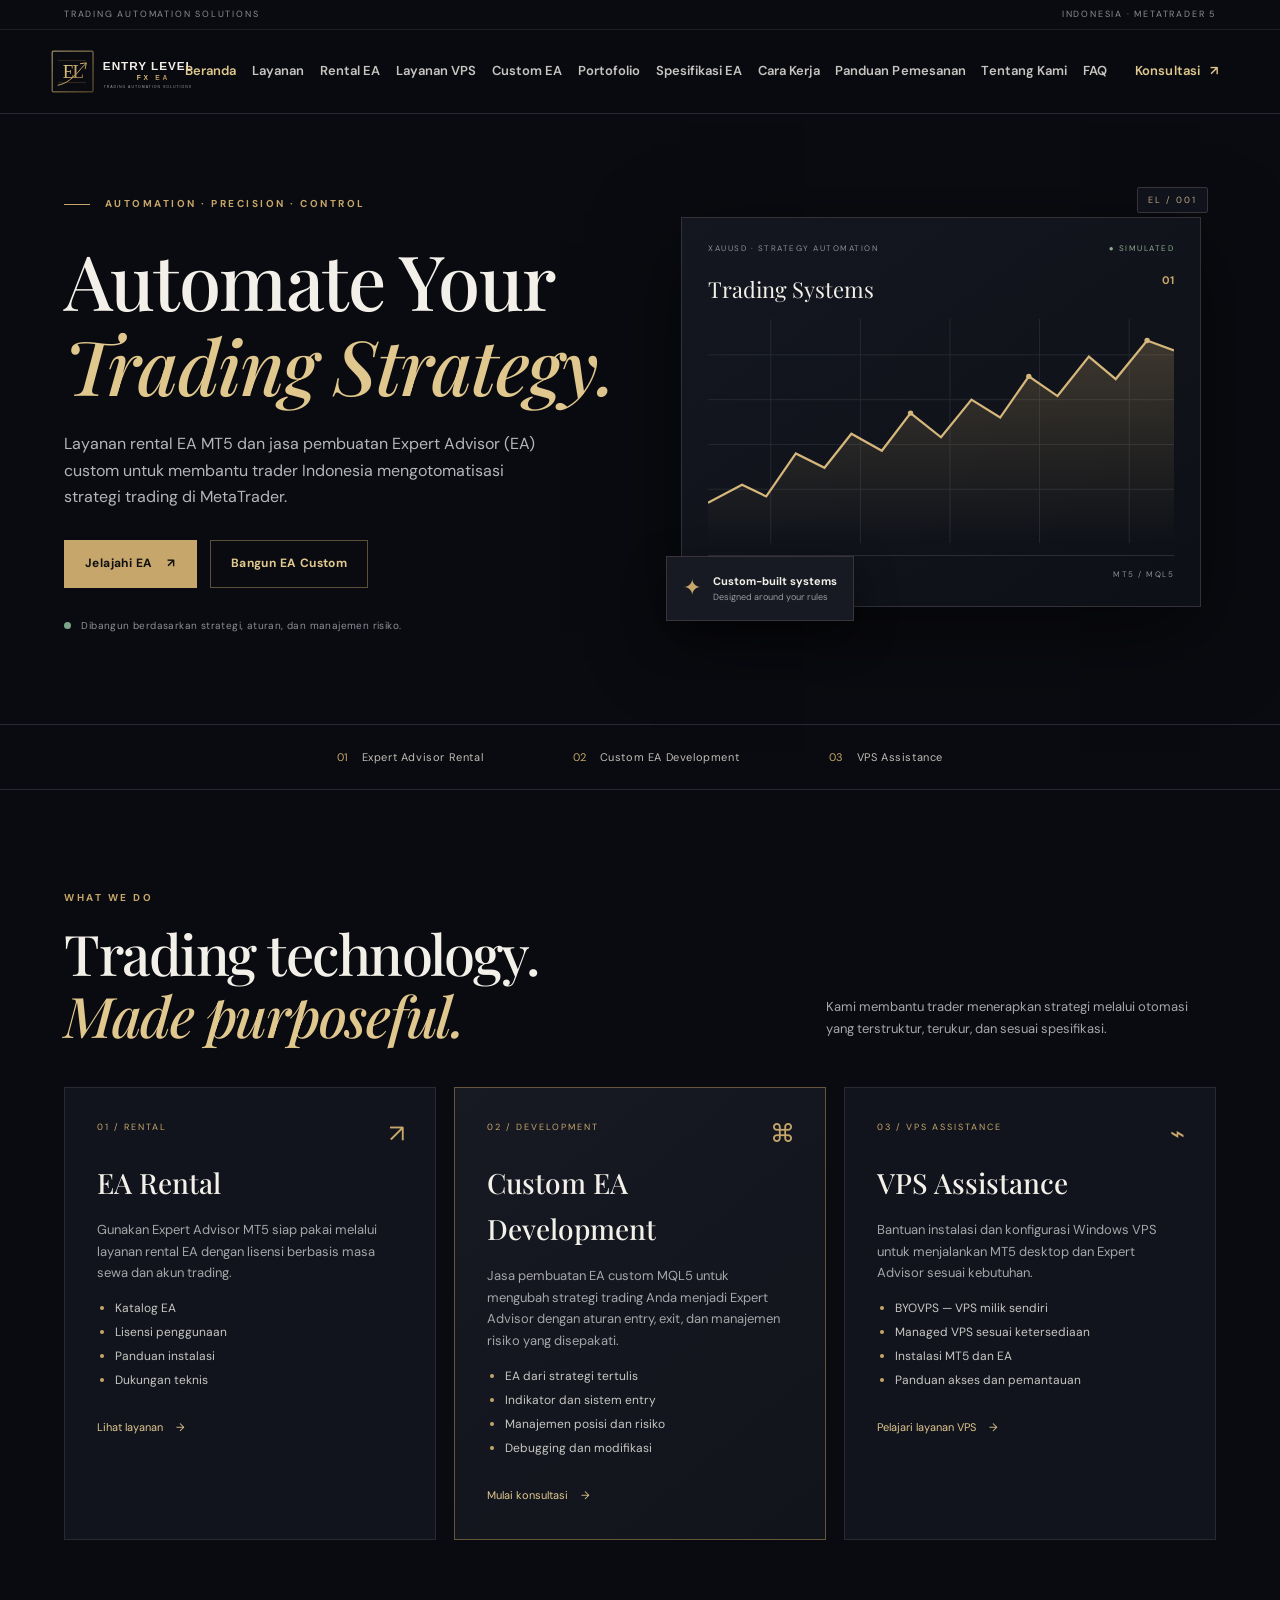
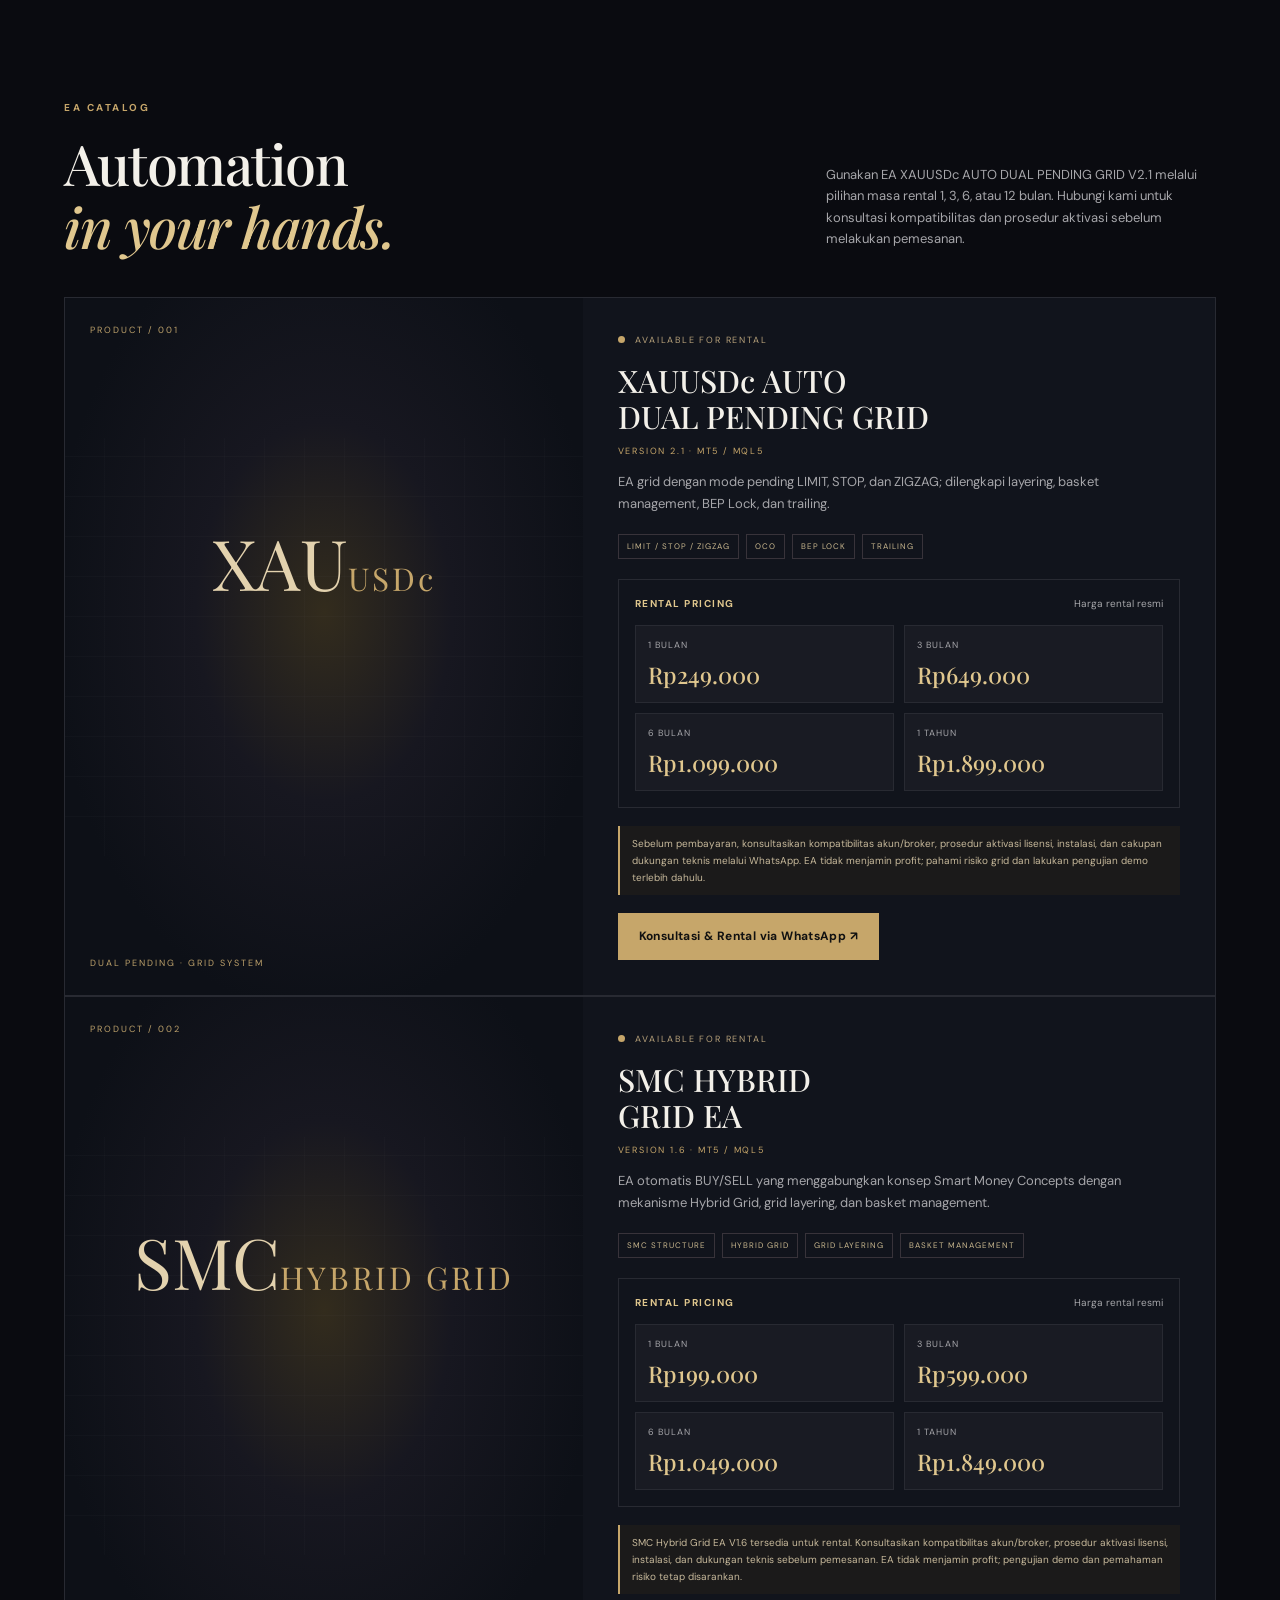
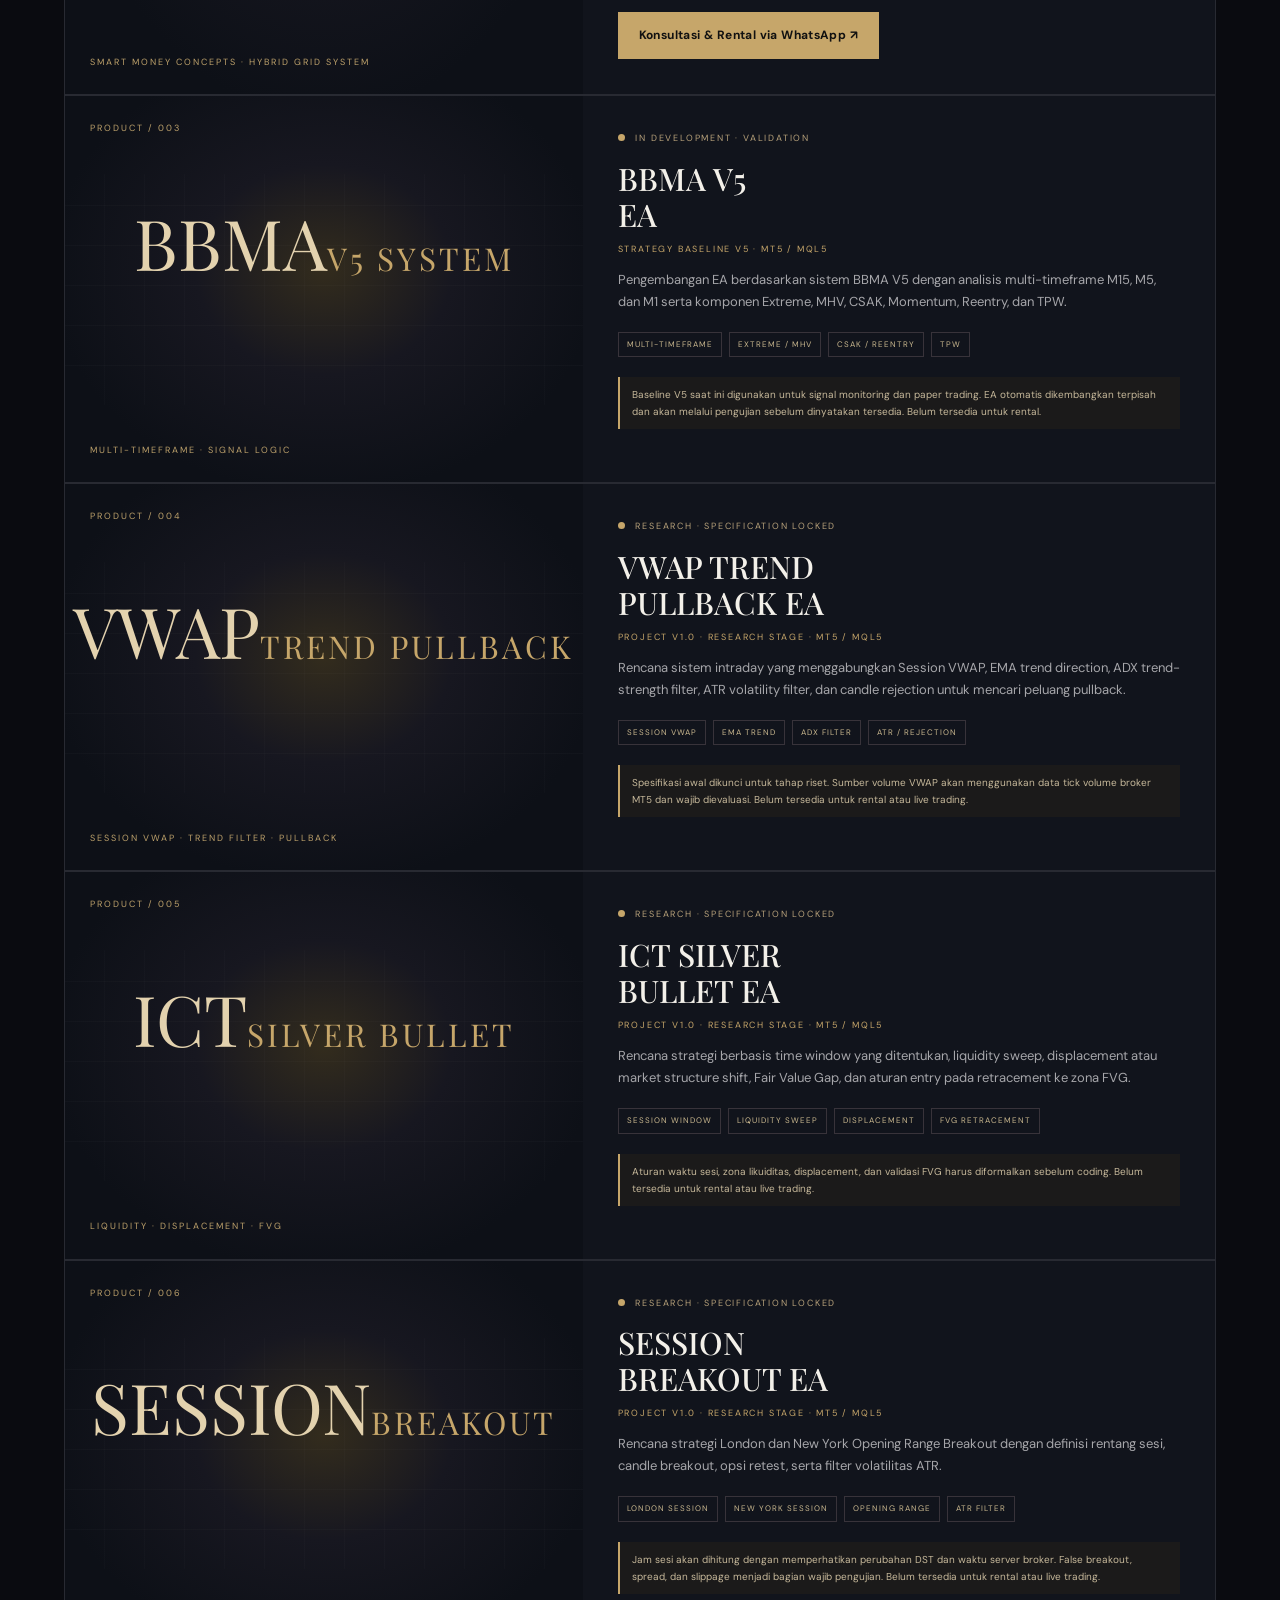
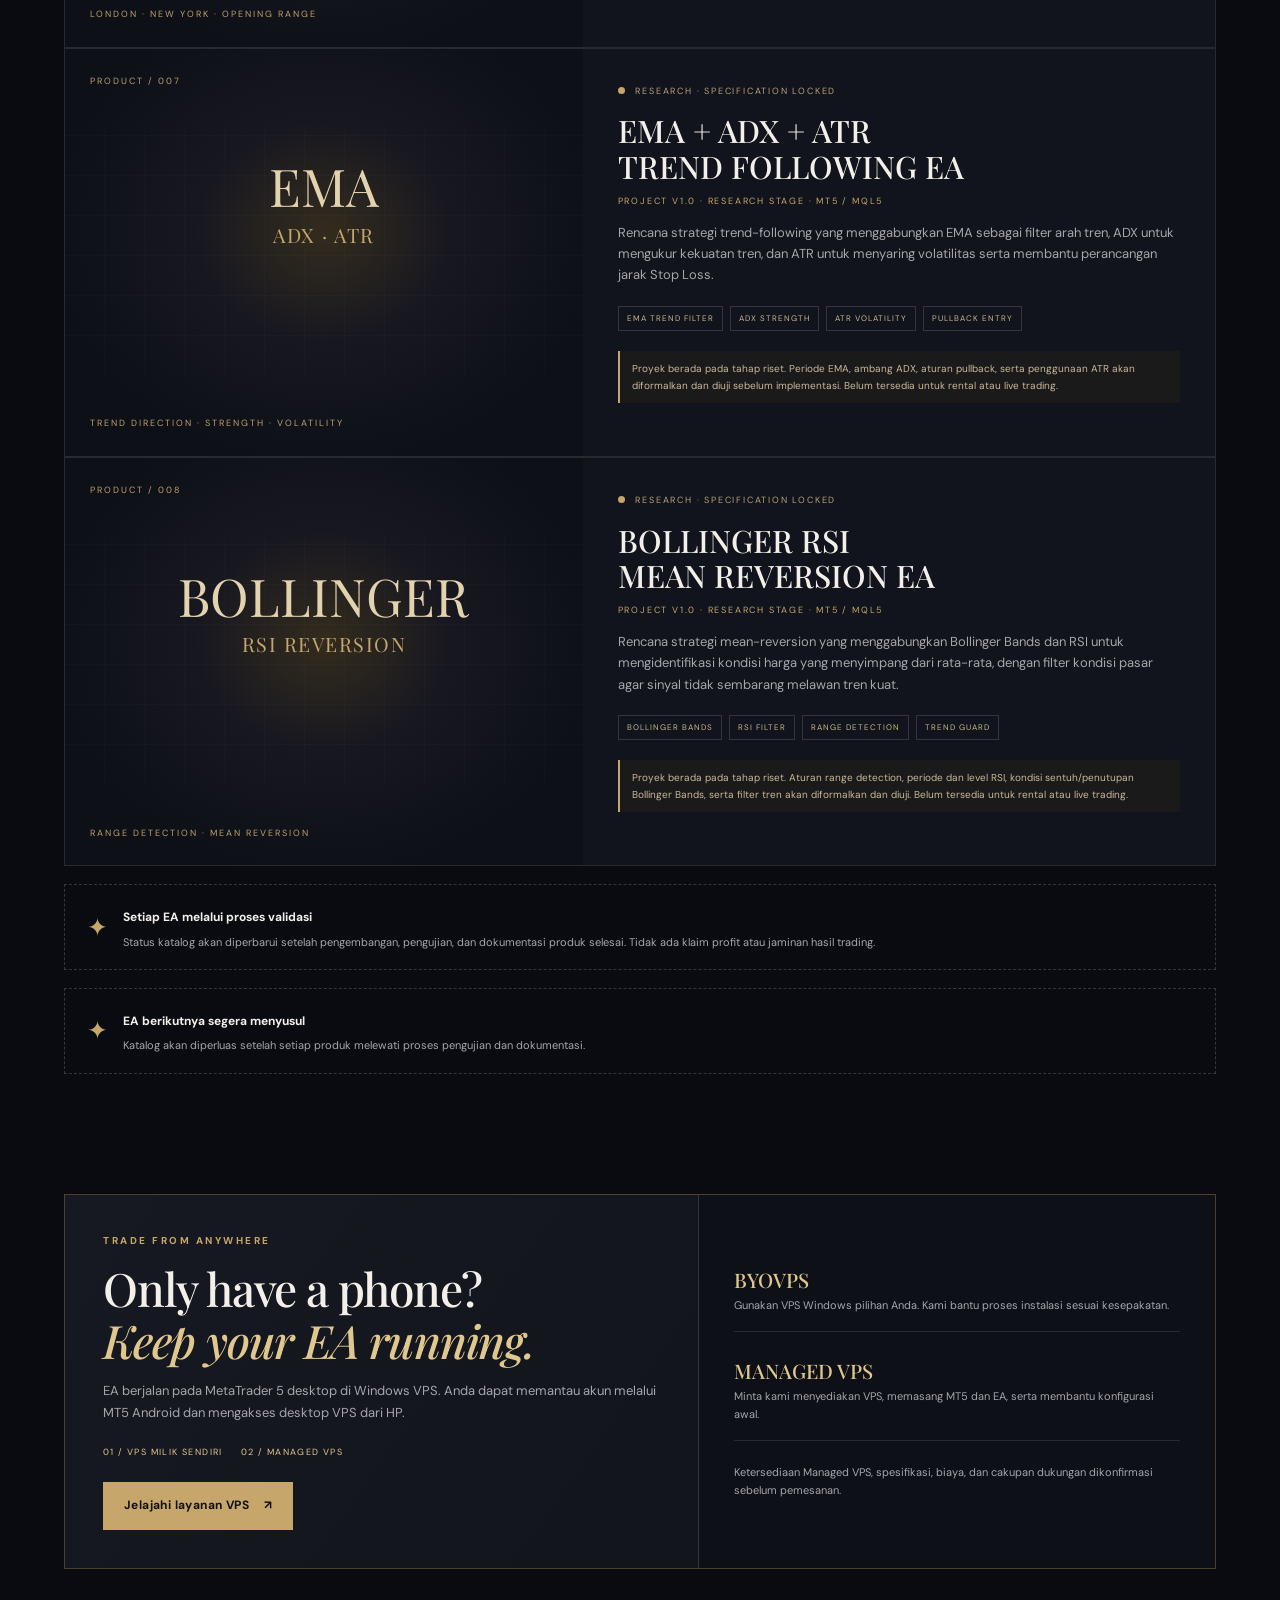
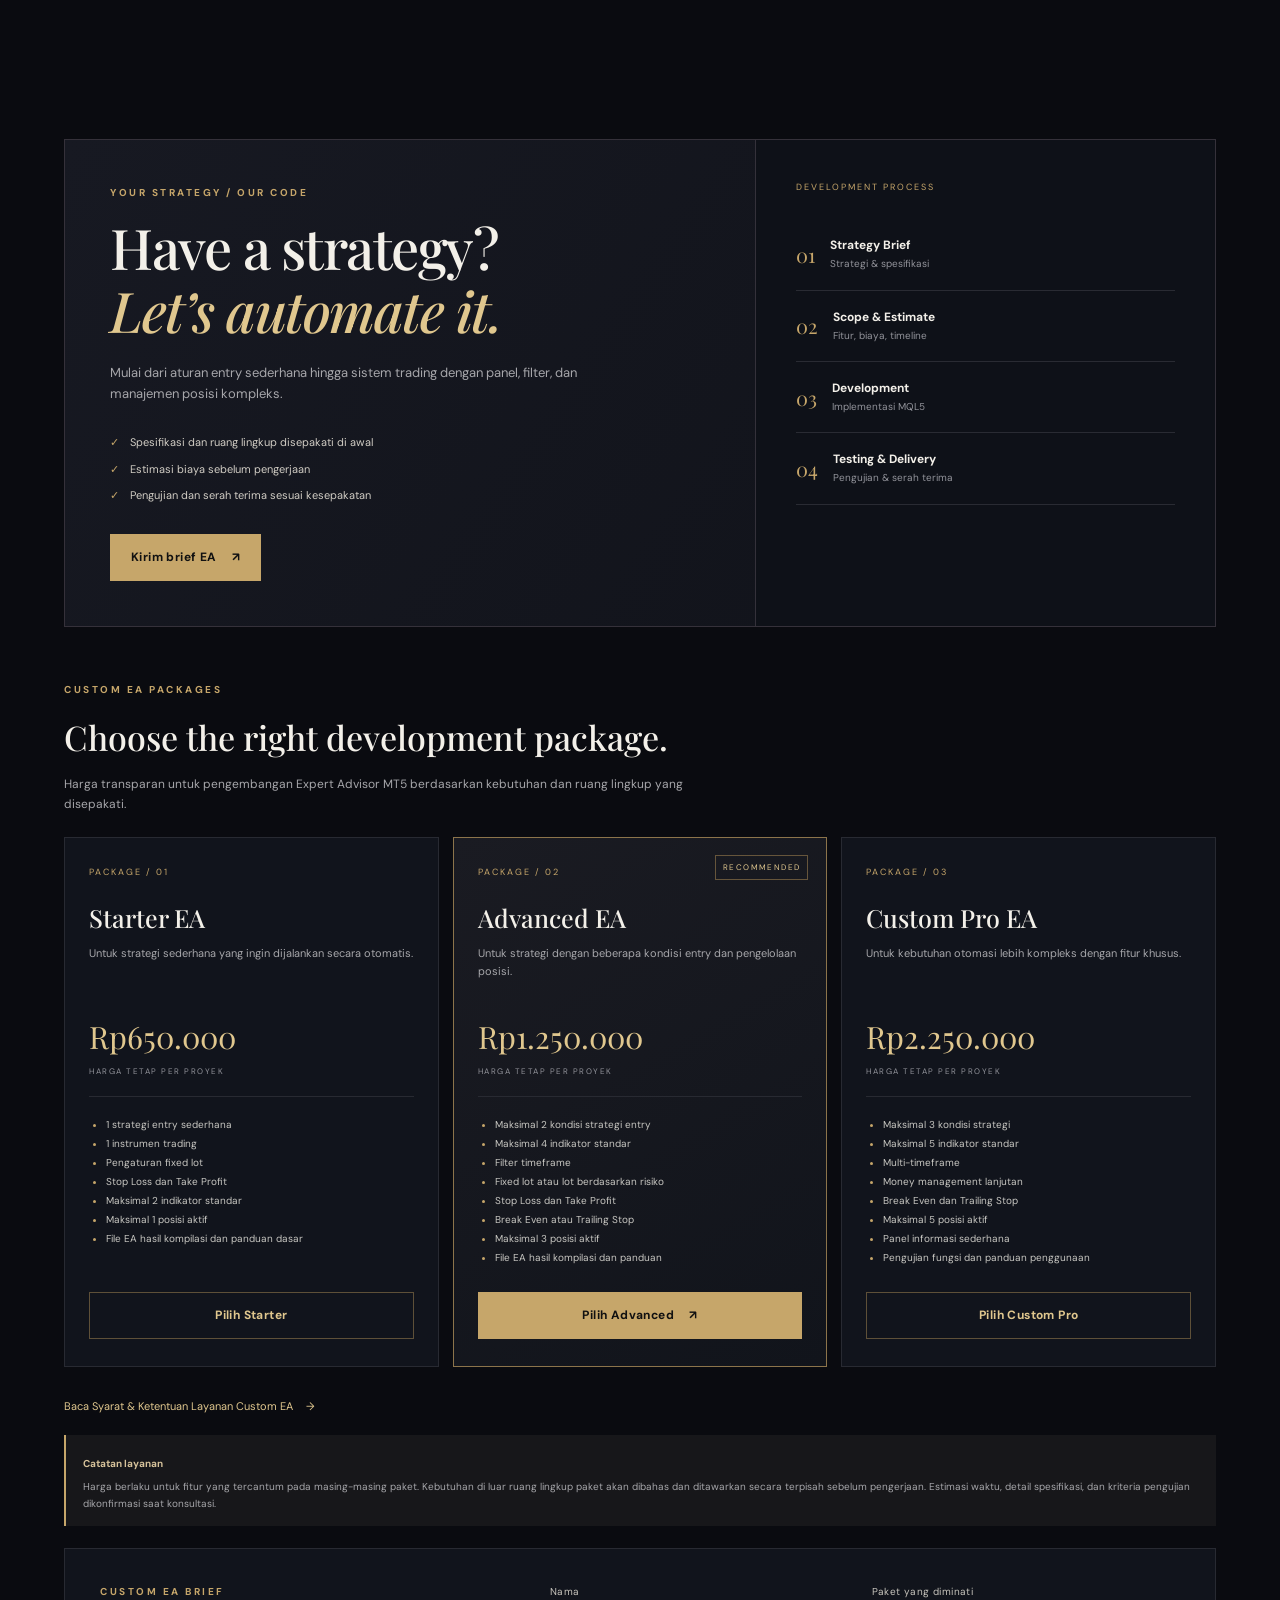
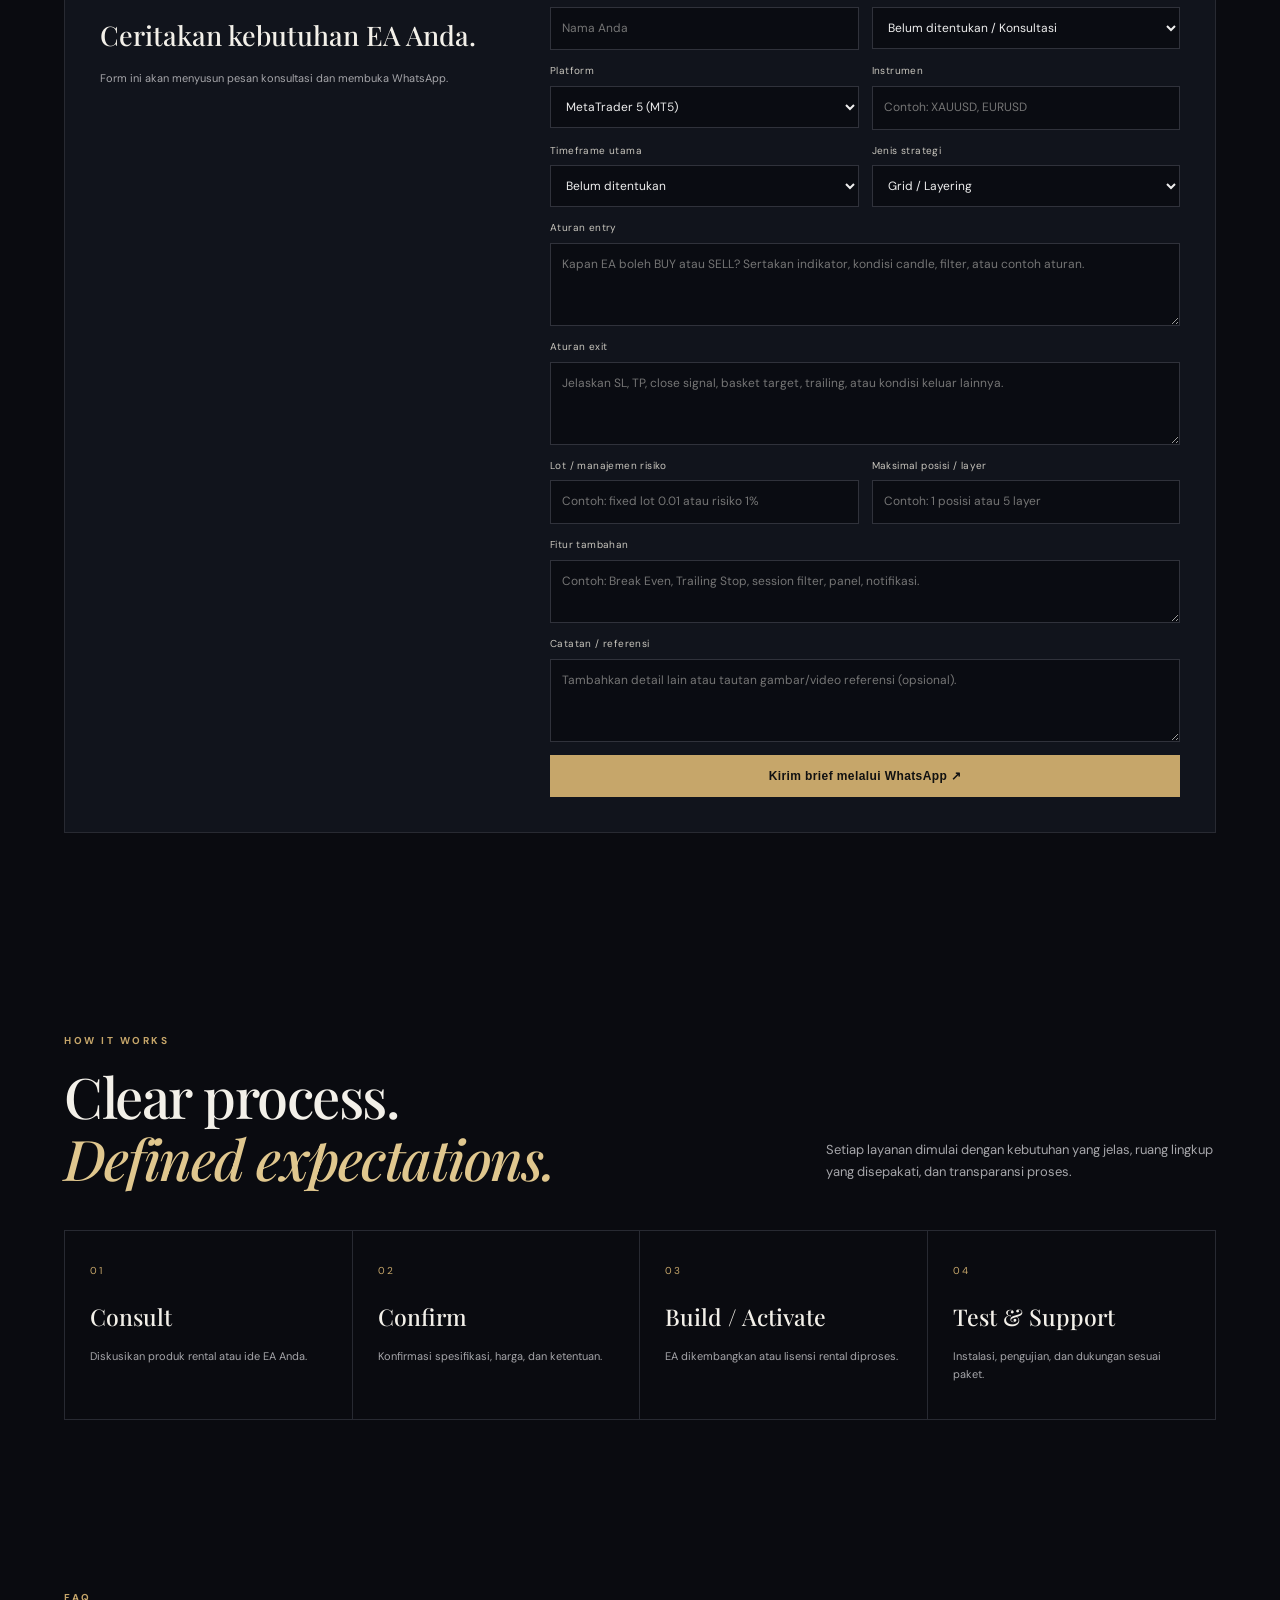
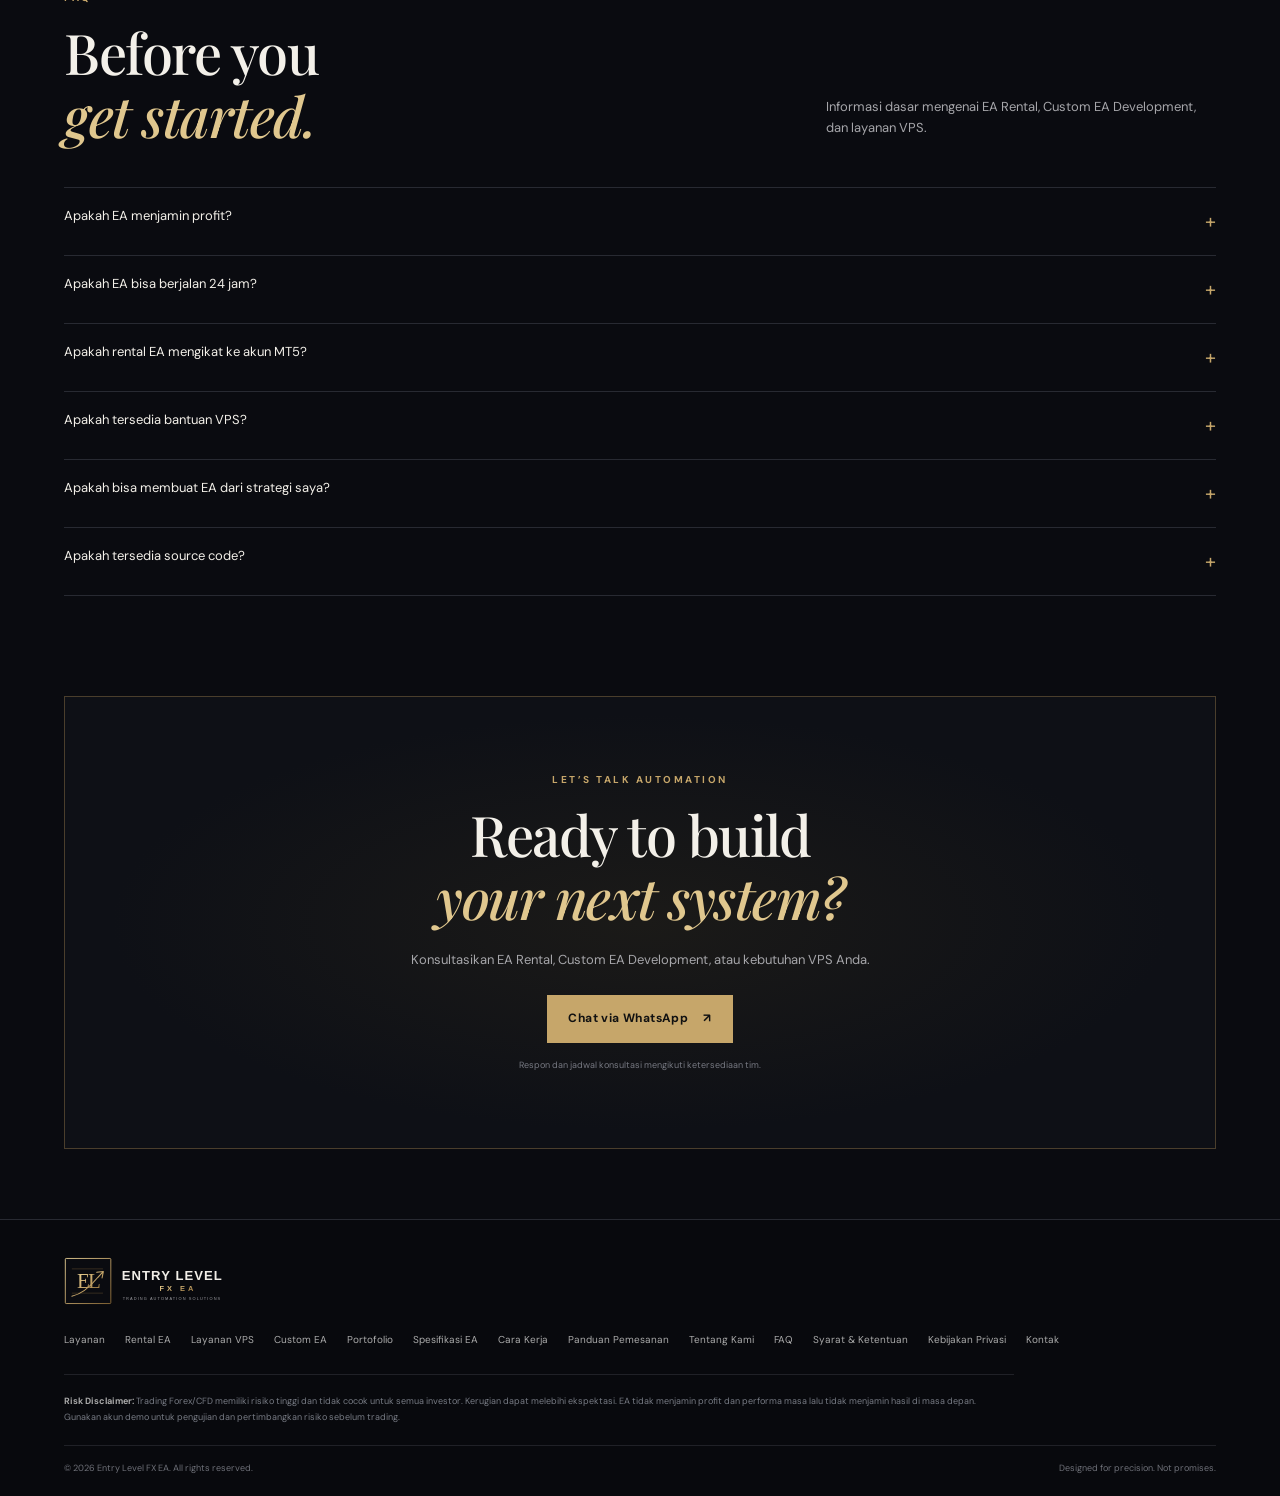
<file: index.html>
<!doctype html>
<html lang="id">
<head>
  <meta charset="utf-8">
  <meta name="viewport" content="width=device-width, initial-scale=1">
  <meta name="google-site-verification" content="3huBckG1D9MYm7jw1-73YZzXRlDrDkRG-KIq3VDopsM" />
  <meta name="theme-color" content="#0a0b10">
  <title>Rental EA MT5 & Jasa Pembuatan EA Custom | Entry Level FX EA</title>
  <meta name="description" content="Rental EA MT5, jasa pembuatan Expert Advisor custom MQL5, dan bantuan VPS Windows untuk trader Indonesia. Konsultasi strategi, otomasi trading, instalasi, dan dukungan teknis.">
  <meta name="robots" content="index,follow">
  <meta property="og:title" content="Rental EA MT5 & Jasa Pembuatan EA Custom | Entry Level FX EA">
  <meta property="og:description" content="Rental EA MT5, Custom EA Development MQL5, dan VPS Assistance untuk trader Indonesia.">
  <meta property="og:type" content="website">
  <link rel="canonical" href="https://inioza013.github.io/entry-level-fx-ea/">
  <meta property="og:url" content="https://inioza013.github.io/entry-level-fx-ea/">
  <meta name="twitter:card" content="summary">
  <meta name="twitter:title" content="Rental EA MT5 & Jasa Pembuatan EA Custom | Entry Level FX EA">
  <meta name="twitter:description" content="Rental EA MT5, Custom EA Development MQL5, dan VPS Assistance untuk trader Indonesia.">
  <script type="application/ld+json">
  {
    "@context": "https://schema.org",
    "@type": "Organization",
    "name": "Entry Level FX EA",
    "url": "https://inioza013.github.io/entry-level-fx-ea/",
    "logo": "https://inioza013.github.io/entry-level-fx-ea/logo.svg",
    "description": "Layanan rental Expert Advisor, pengembangan EA custom MQL5, dan bantuan VPS Windows untuk trader Indonesia.",
    "contactPoint": {
      "@type": "ContactPoint",
      "telephone": "+62895328696545",
      "contactType": "customer support",
      "availableLanguage": ["Indonesian"]
    }
  }
  </script>

  <script type="application/ld+json">
  {
    "@context": "https://schema.org",
    "@type": "FAQPage",
    "mainEntity": [
      {"@type":"Question","name":"Apakah EA menjamin profit?","acceptedAnswer":{"@type":"Answer","text":"Tidak. EA adalah perangkat lunak otomasi, bukan jaminan hasil trading. Trading Forex/CFD memiliki risiko tinggi dan dapat menyebabkan kerugian."}},
      {"@type":"Question","name":"Apakah EA bisa berjalan 24 jam?","acceptedAnswer":{"@type":"Answer","text":"EA yang berjalan di MT5 memerlukan terminal yang aktif dan koneksi stabil. VPS dapat digunakan untuk menjalankan MT5 ketika komputer pribadi dimatikan."}},
      {"@type":"Question","name":"Apakah rental EA mengikat ke akun MT5?","acceptedAnswer":{"@type":"Answer","text":"Lisensi rental terikat pada nomor akun MT5, nama server broker, dan masa sewa. Lisensi tidak terikat pada IP VPS. Perubahan akun atau server memerlukan verifikasi dan penerbitan lisensi baru."}},
      {"@type":"Question","name":"Apakah tersedia bantuan VPS?","acceptedAnswer":{"@type":"Answer","text":"Tersedia pilihan BYOVPS dengan VPS milik sendiri dan Managed VPS melalui layanan kami. Ketersediaan, spesifikasi, biaya, dan cakupan dukungan dikonfirmasi sebelum pemesanan."}},
      {"@type":"Question","name":"Apakah bisa membuat EA dari strategi saya?","acceptedAnswer":{"@type":"Answer","text":"Bisa. Strategi harus dijelaskan dalam aturan yang dapat diuji. Konsultasi digunakan untuk menentukan ruang lingkup, estimasi, dan kelayakan."}},
      {"@type":"Question","name":"Apakah tersedia source code?","acceptedAnswer":{"@type":"Answer","text":"File standar yang diserahkan adalah EA hasil kompilasi (.ex5). Source code (.mq5) tidak termasuk dalam harga paket dan dapat dibeli secara terpisah berdasarkan penawaran serta kesepakatan terpisah."}}
    ]
  }
  </script>
  <link rel="icon" href="favicon.svg" type="image/svg+xml">
  <style>
    .rental-price-panel{margin:20px 0 14px;padding:16px;background:#11141c;border:1px solid var(--line)}
    .rental-price-heading{display:flex;align-items:center;justify-content:space-between;gap:10px;margin-bottom:12px}
    .rental-price-heading span{font-size:10px;letter-spacing:1.5px;color:var(--gold2);font-weight:700}
    .rental-price-heading small{font-size:10px;color:var(--muted)}
    .rental-price-grid{display:grid;grid-template-columns:repeat(2,minmax(0,1fr));gap:10px}
    .rental-price-item{padding:12px;background:#191b23;border:1px solid var(--line);min-width:0}
    .rental-price-item span{display:block;font-size:9px;letter-spacing:1px;color:var(--muted);margin-bottom:6px}
    .rental-price-item strong{display:block;font:500 clamp(17px,2vw,23px) "Playfair Display",serif;color:var(--gold2);white-space:nowrap}
    .product-note{line-height:1.7}
    @media(max-width:480px){.rental-price-panel{padding:12px}.rental-price-item{padding:10px}.rental-price-item strong{font-size:17px}}
  </style>
    <link rel="stylesheet" href="styles.css">
</head>
<body>
  <div class="topline"><span>TRADING AUTOMATION SOLUTIONS</span><span>INDONESIA · METATRADER 5</span></div>
  <header class="site-header">
    <a class="brand" href="index.html#home" aria-label="Entry Level FX EA home">
      <img class="brand-logo" src="logo.svg" alt="Entry Level FX EA — Trading Automation Solutions">
    </a>
    <button class="menu-toggle" id="menuToggle" aria-label="Buka navigasi" aria-expanded="false">☰</button>
    <nav id="mainNav" aria-label="Navigasi utama">
      <a href="index.html#home" aria-current="page">Beranda</a>
      <a href="index.html#services">Layanan</a>
      <a href="index.html#rental">Rental EA</a>
      <a href="vps.html">Layanan VPS</a>
      <a href="index.html#custom">Custom EA</a>
      <a href="portfolio.html">Portofolio</a>
      <a href="ea-specifications.html">Spesifikasi EA</a>
      <a href="index.html#process">Cara Kerja</a>
      <a href="panduan-pemesanan.html">Panduan Pemesanan</a>
      <a href="tentang-kami.html">Tentang Kami</a>
      <a href="index.html#faq">FAQ</a>
      <a class="nav-cta" href="index.html#contact">Konsultasi <span>↗</span></a>
    </nav>
  </header>

  <main>
    <section class="hero section-wrap" id="home">
      <div class="hero-copy">
        <div class="eyebrow"><span class="eyebrow-line"></span> AUTOMATION · PRECISION · CONTROL</div>
        <h1>Automate Your<br><em>Trading Strategy.</em></h1>
        <p class="hero-lead">Layanan rental EA MT5 dan jasa pembuatan Expert Advisor (EA) custom untuk membantu trader Indonesia mengotomatisasi strategi trading di MetaTrader.</p>
        <div class="hero-actions">
          <a class="button button-gold" href="#rental">Jelajahi EA <span>↗</span></a>
          <a class="button button-outline" href="#custom">Bangun EA Custom</a>
        </div>
        <div class="hero-footnote"><span class="status-dot"></span> Dibangun berdasarkan strategi, aturan, dan manajemen risiko.</div>
      </div>
      <div class="hero-art" aria-label="Ilustrasi grafik trading">
        <div class="art-glow"></div>
        <div class="chart-card">
          <div class="chart-top"><span>XAUUSD · STRATEGY AUTOMATION</span><span class="chart-live">● SIMULATED</span></div>
          <div class="chart-value">Trading Systems <b>01</b></div>
          <svg class="chart-svg" viewBox="0 0 520 250" role="img" aria-label="Grafik dekoratif">
            <defs><linearGradient id="area" x1="0" x2="0" y1="0" y2="1"><stop offset="0" stop-color="#c6a66a" stop-opacity=".25"/><stop offset="1" stop-color="#c6a66a" stop-opacity="0"/></linearGradient></defs>
            <g class="grid-lines"><path d="M0 40H520M0 90H520M0 140H520M0 190H520M70 0V250M170 0V250M270 0V250M370 0V250M470 0V250"/></g>
            <path d="M0 205 L38 185 L65 198 L98 150 L130 166 L160 128 L194 147 L226 105 L260 132 L294 90 L326 110 L358 64 L390 86 L425 42 L455 67 L490 24 L520 35 L520 250 L0 250Z" fill="url(#area)"/>
            <path d="M0 205 L38 185 L65 198 L98 150 L130 166 L160 128 L194 147 L226 105 L260 132 L294 90 L326 110 L358 64 L390 86 L425 42 L455 67 L490 24 L520 35" fill="none" stroke="#d6b77b" stroke-width="2.5"/>
            <g fill="#d6b77b"><circle cx="226" cy="105" r="3"/><circle cx="358" cy="64" r="3"/><circle cx="490" cy="24" r="3"/></g>
          </svg>
          <div class="chart-bottom"><span>RULE-BASED EXECUTION</span><span>MT5 / MQL5</span></div>
        </div>
        <div class="floating-note"><span class="note-icon">✦</span><div><b>Custom-built systems</b><small>Designed around your rules</small></div></div>
        <div class="hero-index">EL / 001</div>
      </div>
    </section>

    <section class="trust-strip">
      <div><span>01</span> Expert Advisor Rental</div><div><span>02</span> Custom EA Development</div><div><span>03</span> VPS Assistance</div>
    </section>

    <section class="section-wrap section" id="services">
      <div class="section-heading">
        <div><div class="eyebrow">WHAT WE DO</div><h2>Trading technology.<br><em>Made purposeful.</em></h2></div>
        <p>Kami membantu trader menerapkan strategi melalui otomasi yang terstruktur, terukur, dan sesuai spesifikasi.</p>
      </div>
      <div class="service-grid">
        <article class="service-card">
          <div class="card-number">01 / RENTAL</div><div class="service-icon">↗</div>
          <h3>EA Rental</h3>
          <p>Gunakan Expert Advisor MT5 siap pakai melalui layanan rental EA dengan lisensi berbasis masa sewa dan akun trading.</p>
          <ul><li>Katalog EA</li><li>Lisensi penggunaan</li><li>Panduan instalasi</li><li>Dukungan teknis</li></ul>
          <a href="#rental" class="text-link">Lihat layanan <span>→</span></a>
        </article>
        <article class="service-card featured">
          <div class="card-number">02 / DEVELOPMENT</div><div class="service-icon">⌘</div>
          <h3>Custom EA Development</h3>
          <p>Jasa pembuatan EA custom MQL5 untuk mengubah strategi trading Anda menjadi Expert Advisor dengan aturan entry, exit, dan manajemen risiko yang disepakati.</p>
          <ul><li>EA dari strategi tertulis</li><li>Indikator dan sistem entry</li><li>Manajemen posisi dan risiko</li><li>Debugging dan modifikasi</li></ul>
          <a href="#custom" class="text-link">Mulai konsultasi <span>→</span></a>
        </article>
        <article class="service-card">
          <div class="card-number">03 / VPS ASSISTANCE</div><div class="service-icon">⌁</div>
          <h3>VPS Assistance</h3>
          <p>Bantuan instalasi dan konfigurasi Windows VPS untuk menjalankan MT5 desktop dan Expert Advisor sesuai kebutuhan.</p>
          <ul><li>BYOVPS — VPS milik sendiri</li><li>Managed VPS sesuai ketersediaan</li><li>Instalasi MT5 dan EA</li><li>Panduan akses dan pemantauan</li></ul>
          <a href="vps.html" class="text-link">Pelajari layanan VPS <span>→</span></a>
        </article>
      </div>
    </section>

    <section class="section-wrap section rental-section" id="rental">
      <div class="section-heading">
        <div><div class="eyebrow">EA CATALOG</div><h2>Automation<br><em>in your hands.</em></h2></div>
        <p>Gunakan EA XAUUSDc AUTO DUAL PENDING GRID V2.1 melalui pilihan masa rental 1, 3, 6, atau 12 bulan. Hubungi kami untuk konsultasi kompatibilitas dan prosedur aktivasi sebelum melakukan pemesanan.</p>
      </div>
      <article class="product-card">
        <div class="product-visual">
          <div class="product-label">PRODUCT / 001</div>
          <div class="product-symbol">XAU<span>USDc</span></div>
          <div class="product-gridline"></div>
          <div class="product-caption">DUAL PENDING · GRID SYSTEM</div>
        </div>
        <div class="product-info">
          <div class="product-status"><span class="status-dot gold-dot"></span> AVAILABLE FOR RENTAL</div>
          <h3>XAUUSDc AUTO<br>DUAL PENDING GRID</h3>
          <p class="product-version">VERSION 2.1 · MT5 / MQL5</p>
          <p>EA grid dengan mode pending LIMIT, STOP, dan ZIGZAG; dilengkapi layering, basket management, BEP Lock, dan trailing.</p>
          <div class="feature-tags"><span>LIMIT / STOP / ZIGZAG</span><span>OCO</span><span>BEP LOCK</span><span>TRAILING</span></div>
          <div class="rental-price-panel">
            <div class="rental-price-heading"><span>RENTAL PRICING</span><small>Harga rental resmi</small></div>
            <div class="rental-price-grid">
              <div class="rental-price-item"><span>1 BULAN</span><strong>Rp249.000</strong></div>
              <div class="rental-price-item"><span>3 BULAN</span><strong>Rp649.000</strong></div>
              <div class="rental-price-item"><span>6 BULAN</span><strong>Rp1.099.000</strong></div>
              <div class="rental-price-item"><span>1 TAHUN</span><strong>Rp1.899.000</strong></div>
            </div>
          </div>
          <div class="product-note">Sebelum pembayaran, konsultasikan kompatibilitas akun/broker, prosedur aktivasi lisensi, instalasi, dan cakupan dukungan teknis melalui WhatsApp. EA tidak menjamin profit; pahami risiko grid dan lakukan pengujian demo terlebih dahulu.</div>
          <a class="button button-gold" href="#contact" data-wa="product">Konsultasi & Rental via WhatsApp ↗</a>
        </div>
      </article>
      <article class="product-card catalog-development-card">
        <div class="product-visual">
          <div class="product-label">PRODUCT / 002</div>
          <div class="product-symbol">SMC<span>HYBRID GRID</span></div>
          <div class="product-gridline"></div>
          <div class="product-caption">SMART MONEY CONCEPTS · HYBRID GRID SYSTEM</div>
        </div>
        <div class="product-info">
          <div class="product-status"><span class="status-dot gold-dot"></span> AVAILABLE FOR RENTAL</div>
          <h3>SMC HYBRID<br>GRID EA</h3>
          <p class="product-version">VERSION 1.6 · MT5 / MQL5</p>
          <p>EA otomatis BUY/SELL yang menggabungkan konsep Smart Money Concepts dengan mekanisme Hybrid Grid, grid layering, dan basket management.</p>
          <div class="feature-tags"><span>SMC STRUCTURE</span><span>HYBRID GRID</span><span>GRID LAYERING</span><span>BASKET MANAGEMENT</span></div>
          <div class="rental-price-panel">
            <div class="rental-price-heading"><span>RENTAL PRICING</span><small>Harga rental resmi</small></div>
            <div class="rental-price-grid">
              <div class="rental-price-item"><span>1 BULAN</span><strong>Rp199.000</strong></div>
              <div class="rental-price-item"><span>3 BULAN</span><strong>Rp599.000</strong></div>
              <div class="rental-price-item"><span>6 BULAN</span><strong>Rp1.049.000</strong></div>
              <div class="rental-price-item"><span>1 TAHUN</span><strong>Rp1.849.000</strong></div>
            </div>
          </div>
          <div class="product-note">SMC Hybrid Grid EA V1.6 tersedia untuk rental. Konsultasikan kompatibilitas akun/broker, prosedur aktivasi lisensi, instalasi, dan dukungan teknis sebelum pemesanan. EA tidak menjamin profit; pengujian demo dan pemahaman risiko tetap disarankan.</div>
          <a class="button button-gold" href="#contact" data-wa="smc-rental">Konsultasi & Rental via WhatsApp ↗</a>
        </div>
      </article>

      <article class="product-card catalog-development-card">
        <div class="product-visual">
          <div class="product-label">PRODUCT / 003</div>
          <div class="product-symbol">BBMA<span>V5 SYSTEM</span></div>
          <div class="product-gridline"></div>
          <div class="product-caption">MULTI-TIMEFRAME · SIGNAL LOGIC</div>
        </div>
        <div class="product-info">
          <div class="product-status"><span class="status-dot gold-dot"></span> IN DEVELOPMENT · VALIDATION</div>
          <h3>BBMA V5<br>EA</h3>
          <p class="product-version">STRATEGY BASELINE V5 · MT5 / MQL5</p>
          <p>Pengembangan EA berdasarkan sistem BBMA V5 dengan analisis multi-timeframe M15, M5, dan M1 serta komponen Extreme, MHV, CSAK, Momentum, Reentry, dan TPW.</p>
          <div class="feature-tags"><span>MULTI-TIMEFRAME</span><span>EXTREME / MHV</span><span>CSAK / REENTRY</span><span>TPW</span></div>
          <div class="product-note">Baseline V5 saat ini digunakan untuk signal monitoring dan paper trading. EA otomatis dikembangkan terpisah dan akan melalui pengujian sebelum dinyatakan tersedia. Belum tersedia untuk rental.</div>
        </div>
      </article>


      <article class="product-card catalog-development-card">
        <div class="product-visual">
          <div class="product-label">PRODUCT / 004</div>
          <div class="product-symbol">VWAP<span>TREND PULLBACK</span></div>
          <div class="product-gridline"></div>
          <div class="product-caption">SESSION VWAP · TREND FILTER · PULLBACK</div>
        </div>
        <div class="product-info">
          <div class="product-status"><span class="status-dot gold-dot"></span> RESEARCH · SPECIFICATION LOCKED</div>
          <h3>VWAP TREND<br>PULLBACK EA</h3>
          <p class="product-version">PROJECT V1.0 · RESEARCH STAGE · MT5 / MQL5</p>
          <p>Rencana sistem intraday yang menggabungkan Session VWAP, EMA trend direction, ADX trend-strength filter, ATR volatility filter, dan candle rejection untuk mencari peluang pullback.</p>
          <div class="feature-tags"><span>SESSION VWAP</span><span>EMA TREND</span><span>ADX FILTER</span><span>ATR / REJECTION</span></div>
          <div class="product-note">Spesifikasi awal dikunci untuk tahap riset. Sumber volume VWAP akan menggunakan data tick volume broker MT5 dan wajib dievaluasi. Belum tersedia untuk rental atau live trading.</div>
        </div>
      </article>

      <article class="product-card catalog-development-card">
        <div class="product-visual">
          <div class="product-label">PRODUCT / 005</div>
          <div class="product-symbol">ICT<span>SILVER BULLET</span></div>
          <div class="product-gridline"></div>
          <div class="product-caption">LIQUIDITY · DISPLACEMENT · FVG</div>
        </div>
        <div class="product-info">
          <div class="product-status"><span class="status-dot gold-dot"></span> RESEARCH · SPECIFICATION LOCKED</div>
          <h3>ICT SILVER<br>BULLET EA</h3>
          <p class="product-version">PROJECT V1.0 · RESEARCH STAGE · MT5 / MQL5</p>
          <p>Rencana strategi berbasis time window yang ditentukan, liquidity sweep, displacement atau market structure shift, Fair Value Gap, dan aturan entry pada retracement ke zona FVG.</p>
          <div class="feature-tags"><span>SESSION WINDOW</span><span>LIQUIDITY SWEEP</span><span>DISPLACEMENT</span><span>FVG RETRACEMENT</span></div>
          <div class="product-note">Aturan waktu sesi, zona likuiditas, displacement, dan validasi FVG harus diformalkan sebelum coding. Belum tersedia untuk rental atau live trading.</div>
        </div>
      </article>

      <article class="product-card catalog-development-card">
        <div class="product-visual">
          <div class="product-label">PRODUCT / 006</div>
          <div class="product-symbol">SESSION<span>BREAKOUT</span></div>
          <div class="product-gridline"></div>
          <div class="product-caption">LONDON · NEW YORK · OPENING RANGE</div>
        </div>
        <div class="product-info">
          <div class="product-status"><span class="status-dot gold-dot"></span> RESEARCH · SPECIFICATION LOCKED</div>
          <h3>SESSION<br>BREAKOUT EA</h3>
          <p class="product-version">PROJECT V1.0 · RESEARCH STAGE · MT5 / MQL5</p>
          <p>Rencana strategi London dan New York Opening Range Breakout dengan definisi rentang sesi, candle breakout, opsi retest, serta filter volatilitas ATR.</p>
          <div class="feature-tags"><span>LONDON SESSION</span><span>NEW YORK SESSION</span><span>OPENING RANGE</span><span>ATR FILTER</span></div>
          <div class="product-note">Jam sesi akan dihitung dengan memperhatikan perubahan DST dan waktu server broker. False breakout, spread, dan slippage menjadi bagian wajib pengujian. Belum tersedia untuk rental atau live trading.</div>
        </div>
      </article>

      <article class="product-card catalog-development-card">
        <div class="product-visual product-visual-compact">
          <div class="product-label">PRODUCT / 007</div>
          <div class="product-symbol">EMA<span>ADX · ATR</span></div>
          <div class="product-gridline"></div>
          <div class="product-caption">TREND DIRECTION · STRENGTH · VOLATILITY</div>
        </div>
        <div class="product-info">
          <div class="product-status"><span class="status-dot gold-dot"></span> RESEARCH · SPECIFICATION LOCKED</div>
          <h3>EMA + ADX + ATR<br>TREND FOLLOWING EA</h3>
          <p class="product-version">PROJECT V1.0 · RESEARCH STAGE · MT5 / MQL5</p>
          <p>Rencana strategi trend-following yang menggabungkan EMA sebagai filter arah tren, ADX untuk mengukur kekuatan tren, dan ATR untuk menyaring volatilitas serta membantu perancangan jarak Stop Loss.</p>
          <div class="feature-tags"><span>EMA TREND FILTER</span><span>ADX STRENGTH</span><span>ATR VOLATILITY</span><span>PULLBACK ENTRY</span></div>
          <div class="product-note">Proyek berada pada tahap riset. Periode EMA, ambang ADX, aturan pullback, serta penggunaan ATR akan diformalkan dan diuji sebelum implementasi. Belum tersedia untuk rental atau live trading.</div>
        </div>
      </article>

      <article class="product-card catalog-development-card">
        <div class="product-visual product-visual-compact">
          <div class="product-label">PRODUCT / 008</div>
          <div class="product-symbol">BOLLINGER<span>RSI REVERSION</span></div>
          <div class="product-gridline"></div>
          <div class="product-caption">RANGE DETECTION · MEAN REVERSION</div>
        </div>
        <div class="product-info">
          <div class="product-status"><span class="status-dot gold-dot"></span> RESEARCH · SPECIFICATION LOCKED</div>
          <h3>BOLLINGER RSI<br>MEAN REVERSION EA</h3>
          <p class="product-version">PROJECT V1.0 · RESEARCH STAGE · MT5 / MQL5</p>
          <p>Rencana strategi mean-reversion yang menggabungkan Bollinger Bands dan RSI untuk mengidentifikasi kondisi harga yang menyimpang dari rata-rata, dengan filter kondisi pasar agar sinyal tidak sembarang melawan tren kuat.</p>
          <div class="feature-tags"><span>BOLLINGER BANDS</span><span>RSI FILTER</span><span>RANGE DETECTION</span><span>TREND GUARD</span></div>
          <div class="product-note">Proyek berada pada tahap riset. Aturan range detection, periode dan level RSI, kondisi sentuh/penutupan Bollinger Bands, serta filter tren akan diformalkan dan diuji. Belum tersedia untuk rental atau live trading.</div>
        </div>
      </article>

      <div class="catalog-note"><span>✦</span><div><b>Setiap EA melalui proses validasi</b><p>Status katalog akan diperbarui setelah pengembangan, pengujian, dan dokumentasi produk selesai. Tidak ada klaim profit atau jaminan hasil trading.</p></div></div>

      <div class="catalog-note catalog-coming-soon">
        <span>✦</span>
        <div>
          <b>EA berikutnya segera menyusul</b>
          <p>Katalog akan diperluas setelah setiap produk melewati proses pengujian dan dokumentasi.</p>
        </div>
      </div>
    </section>



    <section class="section-wrap section vps-home-section" id="vps">
      <div class="vps-home-panel">
        <div class="vps-home-copy">
          <div class="eyebrow">TRADE FROM ANYWHERE</div>
          <h2>Only have a phone?<br><em>Keep your EA running.</em></h2>
          <p>EA berjalan pada MetaTrader 5 desktop di Windows VPS. Anda dapat memantau akun melalui MT5 Android dan mengakses desktop VPS dari HP.</p>
          <div class="vps-home-options"><span>01 / VPS MILIK SENDIRI</span><span>02 / MANAGED VPS</span></div>
          <a class="button button-gold" href="vps.html">Jelajahi layanan VPS <span>↗</span></a>
        </div>
        <div class="vps-home-side">
          <div class="vps-home-stat"><b>BYOVPS</b><span>Gunakan VPS Windows pilihan Anda. Kami bantu proses instalasi sesuai kesepakatan.</span></div>
          <div class="vps-home-stat"><b>MANAGED VPS</b><span>Minta kami menyediakan VPS, memasang MT5 dan EA, serta membantu konfigurasi awal.</span></div>
          <small>Ketersediaan Managed VPS, spesifikasi, biaya, dan cakupan dukungan dikonfirmasi sebelum pemesanan.</small>
        </div>
      </div>
    </section>

    <section class="section-wrap section custom-section" id="custom">
      <div class="custom-panel">
        <div class="custom-copy">
          <div class="eyebrow">YOUR STRATEGY / OUR CODE</div>
          <h2>Have a strategy?<br><em>Let’s automate it.</em></h2>
          <p>Mulai dari aturan entry sederhana hingga sistem trading dengan panel, filter, dan manajemen posisi kompleks.</p>
          <div class="custom-points"><span>✓</span> Spesifikasi dan ruang lingkup disepakati di awal<br><span>✓</span> Estimasi biaya sebelum pengerjaan<br><span>✓</span> Pengujian dan serah terima sesuai kesepakatan</div>
          <a class="button button-gold" href="#custom-form">Kirim brief EA <span>↗</span></a>
        </div>
        <div class="custom-side">
          <div class="side-label">DEVELOPMENT PROCESS</div>
          <div class="process-mini"><span>01</span><div><b>Strategy Brief</b><small>Strategi & spesifikasi</small></div></div>
          <div class="process-mini"><span>02</span><div><b>Scope & Estimate</b><small>Fitur, biaya, timeline</small></div></div>
          <div class="process-mini"><span>03</span><div><b>Development</b><small>Implementasi MQL5</small></div></div>
          <div class="process-mini"><span>04</span><div><b>Testing & Delivery</b><small>Pengujian & serah terima</small></div></div>
        </div>
      </div>
      <div class="custom-pricing-intro">
        <div class="eyebrow">CUSTOM EA PACKAGES</div>
        <h3>Choose the right development package.</h3>
        <p>Harga transparan untuk pengembangan Expert Advisor MT5 berdasarkan kebutuhan dan ruang lingkup yang disepakati.</p>
      </div>
      <div class="custom-pricing">
        <article class="pricing-card">
          <div class="card-number">PACKAGE / 01</div>
          <h3>Starter EA</h3>
          <p class="pricing-description">Untuk strategi sederhana yang ingin dijalankan secara otomatis.</p>
          <div class="pricing-price">Rp650.000</div>
          <div class="pricing-period">HARGA TETAP PER PROYEK</div>
          <ul>
            <li>1 strategi entry sederhana</li>
            <li>1 instrumen trading</li>
            <li>Pengaturan fixed lot</li>
            <li>Stop Loss dan Take Profit</li>
            <li>Maksimal 2 indikator standar</li>
            <li>Maksimal 1 posisi aktif</li>
            <li>File EA hasil kompilasi dan panduan dasar</li>
          </ul>
          <a class="button button-outline" href="#custom-form">Pilih Starter</a>
        </article>
        <article class="pricing-card pricing-featured">
          <div class="pricing-popular">RECOMMENDED</div>
          <div class="card-number">PACKAGE / 02</div>
          <h3>Advanced EA</h3>
          <p class="pricing-description">Untuk strategi dengan beberapa kondisi entry dan pengelolaan posisi.</p>
          <div class="pricing-price">Rp1.250.000</div>
          <div class="pricing-period">HARGA TETAP PER PROYEK</div>
          <ul>
            <li>Maksimal 2 kondisi strategi entry</li>
            <li>Maksimal 4 indikator standar</li>
            <li>Filter timeframe</li>
            <li>Fixed lot atau lot berdasarkan risiko</li>
            <li>Stop Loss dan Take Profit</li>
            <li>Break Even atau Trailing Stop</li>
            <li>Maksimal 3 posisi aktif</li>
            <li>File EA hasil kompilasi dan panduan</li>
          </ul>
          <a class="button button-gold" href="#custom-form">Pilih Advanced <span>↗</span></a>
        </article>
        <article class="pricing-card">
          <div class="card-number">PACKAGE / 03</div>
          <h3>Custom Pro EA</h3>
          <p class="pricing-description">Untuk kebutuhan otomasi lebih kompleks dengan fitur khusus.</p>
          <div class="pricing-price">Rp2.250.000</div>
          <div class="pricing-period">HARGA TETAP PER PROYEK</div>
          <ul>
            <li>Maksimal 3 kondisi strategi</li>
            <li>Maksimal 5 indikator standar</li>
            <li>Multi-timeframe</li>
            <li>Money management lanjutan</li>
            <li>Break Even dan Trailing Stop</li>
            <li>Maksimal 5 posisi aktif</li>
            <li>Panel informasi sederhana</li>
            <li>Pengujian fungsi dan panduan penggunaan</li>
          </ul>
          <a class="button button-outline" href="#custom-form">Pilih Custom Pro</a>
        </article>
      </div>
      <p class="terms-inline-link"><a class="text-link" href="terms.html">Baca Syarat &amp; Ketentuan Layanan Custom EA <span>→</span></a></p>
      <div class="custom-pricing-note">
        <b>Catatan layanan</b>
        <p>Harga berlaku untuk fitur yang tercantum pada masing-masing paket. Kebutuhan di luar ruang lingkup paket akan dibahas dan ditawarkan secara terpisah sebelum pengerjaan. Estimasi waktu, detail spesifikasi, dan kriteria pengujian dikonfirmasi saat konsultasi.</p>
      </div>
      <div class="brief-box" id="custom-form">
        <div><div class="eyebrow">CUSTOM EA BRIEF</div><h3>Ceritakan kebutuhan EA Anda.</h3><p>Form ini akan menyusun pesan konsultasi dan membuka WhatsApp.</p></div>
        <form id="briefForm">
          <label>Nama<input name="name" required placeholder="Nama Anda"></label>
          <label>Paket yang diminati<select name="package"><option>Belum ditentukan / Konsultasi</option><option>Starter EA — Rp650.000</option><option>Advanced EA — Rp1.250.000</option><option>Custom Pro EA — Rp2.250.000</option></select></label>
          <label>Platform<select name="platform"><option>MetaTrader 5 (MT5)</option><option>MetaTrader 4 (MT4)</option><option>Belum ditentukan</option></select></label>
          <label>Instrumen<input name="symbol" placeholder="Contoh: XAUUSD, EURUSD"></label>
          <label>Timeframe utama<select name="timeframe"><option>Belum ditentukan</option><option>M1</option><option>M5</option><option>M15</option><option>M30</option><option>H1</option><option>H4</option><option>D1</option><option>Multi-timeframe</option></select></label>
          <label>Jenis strategi<select name="strategy"><option>Grid / Layering</option><option>Trend following</option><option>SMC / Price Action</option><option>Breakout</option><option>Indikator</option><option>Scalping</option><option>Strategi lainnya</option></select></label>
          <label class="full">Aturan entry<textarea name="entry" rows="3" placeholder="Kapan EA boleh BUY atau SELL? Sertakan indikator, kondisi candle, filter, atau contoh aturan."></textarea></label>
          <label class="full">Aturan exit<textarea name="exit" rows="3" placeholder="Jelaskan SL, TP, close signal, basket target, trailing, atau kondisi keluar lainnya."></textarea></label>
          <label>Lot / manajemen risiko<input name="risk" placeholder="Contoh: fixed lot 0.01 atau risiko 1%"></label>
          <label>Maksimal posisi / layer<input name="positions" placeholder="Contoh: 1 posisi atau 5 layer"></label>
          <label class="full">Fitur tambahan<textarea name="features" rows="2" placeholder="Contoh: Break Even, Trailing Stop, session filter, panel, notifikasi."></textarea></label>
          <label class="full">Catatan / referensi<textarea name="details" rows="3" placeholder="Tambahkan detail lain atau tautan gambar/video referensi (opsional)."></textarea></label>
          <button class="button button-gold full" type="submit">Kirim brief melalui WhatsApp ↗</button>
        </form>
      </div>
    </section>

    <section class="section-wrap section" id="process">
      <div class="section-heading">
        <div><div class="eyebrow">HOW IT WORKS</div><h2>Clear process.<br><em>Defined expectations.</em></h2></div>
        <p>Setiap layanan dimulai dengan kebutuhan yang jelas, ruang lingkup yang disepakati, dan transparansi proses.</p>
      </div>
      <div class="steps-grid">
        <div><span>01</span><h3>Consult</h3><p>Diskusikan produk rental atau ide EA Anda.</p></div>
        <div><span>02</span><h3>Confirm</h3><p>Konfirmasi spesifikasi, harga, dan ketentuan.</p></div>
        <div><span>03</span><h3>Build / Activate</h3><p>EA dikembangkan atau lisensi rental diproses.</p></div>
        <div><span>04</span><h3>Test & Support</h3><p>Instalasi, pengujian, dan dukungan sesuai paket.</p></div>
      </div>
    </section>

    <section class="section-wrap section faq-section" id="faq">
      <div class="section-heading">
        <div><div class="eyebrow">FAQ</div><h2>Before you<br><em>get started.</em></h2></div>
        <p>Informasi dasar mengenai EA Rental, Custom EA Development, dan layanan VPS.</p>
      </div>
      <div class="faq-list">
        <details><summary>Apakah EA menjamin profit? <span>+</span></summary><p>Tidak. EA adalah perangkat lunak otomasi, bukan jaminan hasil trading. Trading Forex/CFD memiliki risiko tinggi dan dapat menyebabkan kerugian.</p></details>
        <details><summary>Apakah EA bisa berjalan 24 jam? <span>+</span></summary><p>EA yang berjalan di MT5 memerlukan terminal yang aktif dan koneksi stabil. VPS dapat digunakan untuk menjalankan MT5 ketika komputer pribadi dimatikan.</p></details>
        <details><summary>Apakah rental EA mengikat ke akun MT5? <span>+</span></summary><p>Lisensi rental terikat pada nomor akun MT5, nama server broker, dan masa sewa. Lisensi tidak terikat pada IP VPS. Perubahan akun atau server memerlukan verifikasi dan penerbitan lisensi baru.</p></details>
        <details><summary>Apakah tersedia bantuan VPS? <span>+</span></summary><p>Tersedia dua pilihan: BYOVPS, yaitu menggunakan VPS milik sendiri dan membayar provider secara langsung dengan bantuan instalasi dari kami; atau Managed VPS, yaitu mengajukan penyediaan VPS melalui layanan kami. Ketersediaan, spesifikasi, biaya, dan cakupan dukungan dikonfirmasi sebelum pemesanan.</p></details>
        <details><summary>Apakah bisa membuat EA dari strategi saya? <span>+</span></summary><p>Bisa. Strategi harus dijelaskan dalam aturan yang dapat diuji. Kami akan melakukan konsultasi untuk menentukan ruang lingkup, estimasi, dan kelayakan.</p></details>
        <details><summary>Apakah tersedia source code? <span>+</span></summary><p>File standar yang diserahkan adalah EA hasil kompilasi (.ex5). Source code (.mq5) tidak termasuk dalam harga paket dan dapat dibeli secara terpisah berdasarkan penawaran serta kesepakatan terpisah.</p></details>
      </div>
    </section>

    <section class="contact-cta section-wrap" id="contact">
      <div class="eyebrow">LET’S TALK AUTOMATION</div>
      <h2>Ready to build<br><em>your next system?</em></h2>
      <p>Konsultasikan EA Rental, Custom EA Development, atau kebutuhan VPS Anda.</p>
      <a class="button button-gold" id="mainWhatsApp" href="#" target="_blank" rel="noopener">Chat via WhatsApp <span>↗</span></a>
      <div class="contact-small">Respon dan jadwal konsultasi mengikuti ketersediaan tim.</div>
    </section>
  </main>

  <footer class="site-footer">
    <div class="footer-brand"><img class="footer-logo" src="logo.svg" alt="Entry Level FX EA"></div>
    <div class="footer-links"><a href="index.html#services">Layanan</a><a href="index.html#rental">Rental EA</a><a href="vps.html">Layanan VPS</a><a href="index.html#custom">Custom EA</a><a href="portfolio.html">Portofolio</a><a href="ea-specifications.html">Spesifikasi EA</a><a href="index.html#process">Cara Kerja</a><a href="panduan-pemesanan.html">Panduan Pemesanan</a><a href="tentang-kami.html">Tentang Kami</a><a href="index.html#faq">FAQ</a><a href="terms.html">Syarat &amp; Ketentuan</a><a href="kebijakan-privasi.html">Kebijakan Privasi</a><a href="index.html#contact">Kontak</a></div>
    <p class="risk-disclaimer"><b>Risk Disclaimer:</b> Trading Forex/CFD memiliki risiko tinggi dan tidak cocok untuk semua investor. Kerugian dapat melebihi ekspektasi. EA tidak menjamin profit dan performa masa lalu tidak menjamin hasil di masa depan. Gunakan akun demo untuk pengujian dan pertimbangkan risiko sebelum trading.</p>
    <div class="footer-bottom"><span>© <span id="year"></span> Entry Level FX EA. All rights reserved.</span><span>Designed for precision. Not promises.</span></div>
  </footer>
  <script src="script.js"></script>
</body>
</html>
</file>
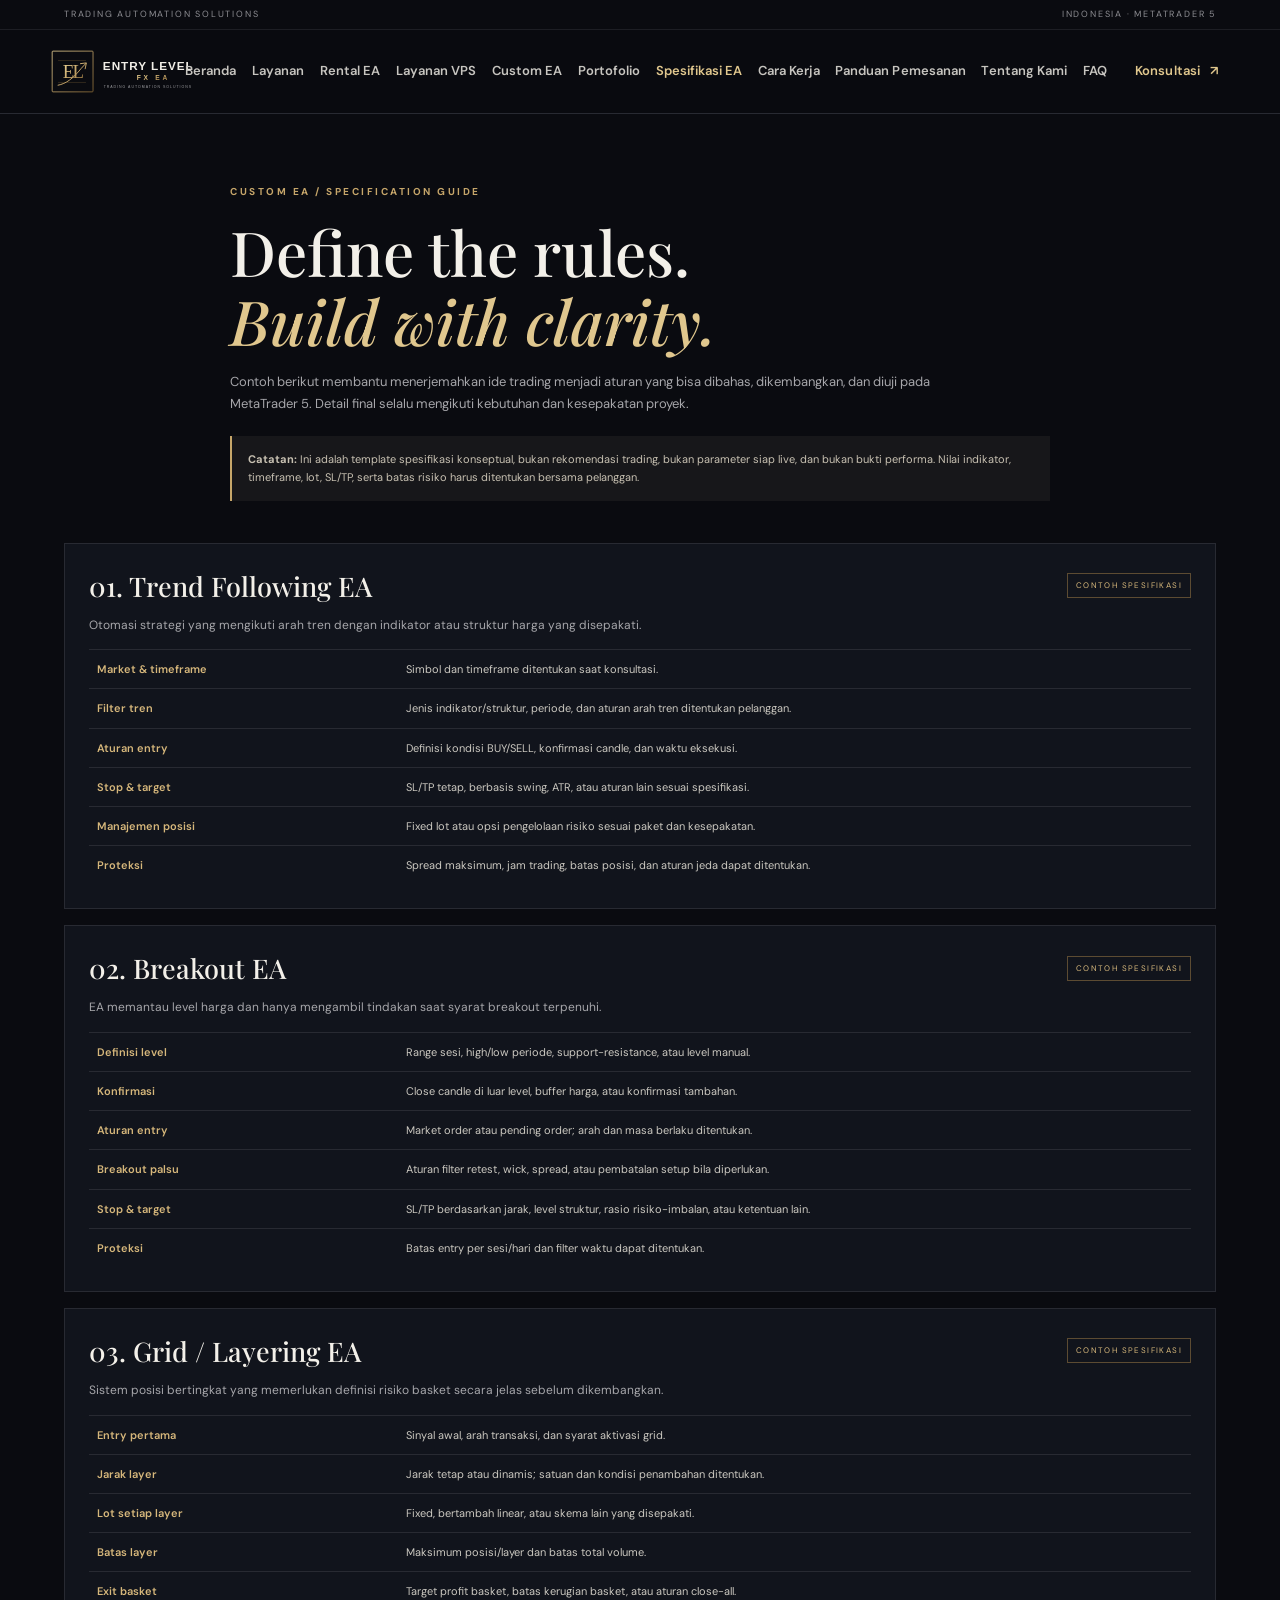
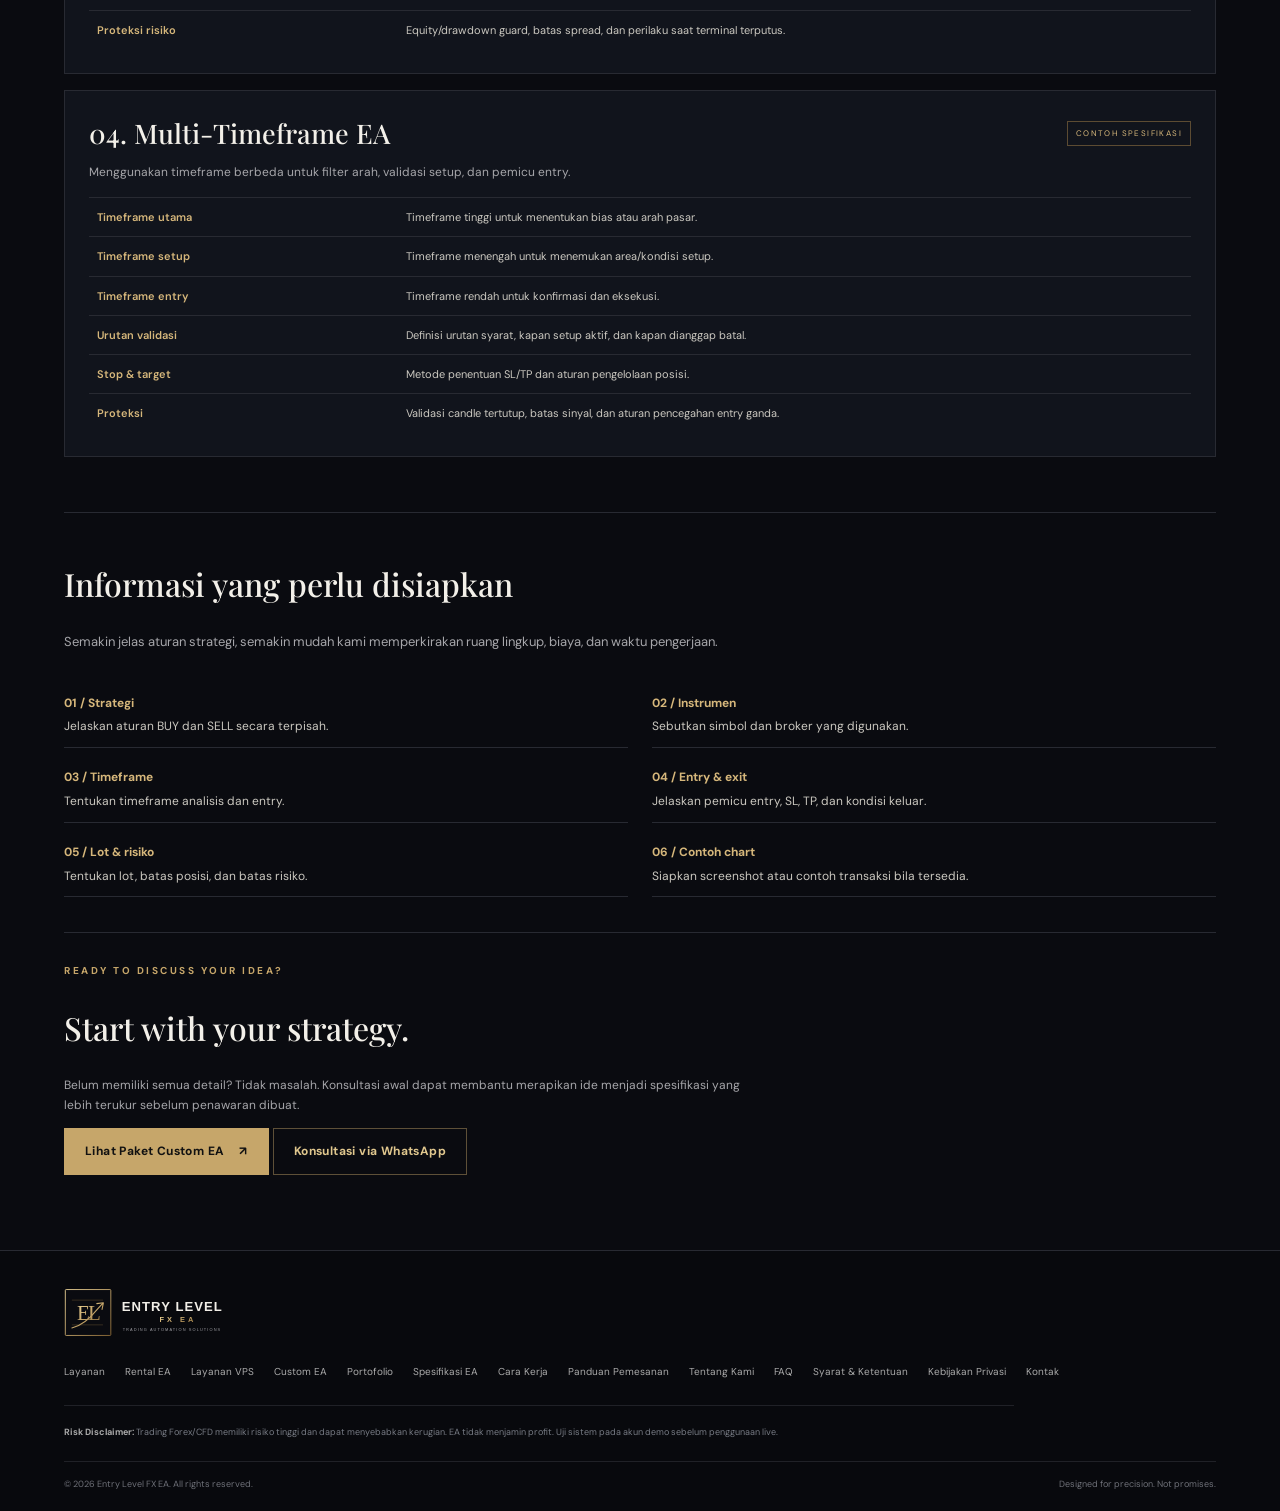
<file: ea-specifications.html>
<!doctype html>
<html lang="id">
<head>
<meta charset="utf-8"><meta name="viewport" content="width=device-width, initial-scale=1">
<meta name="theme-color" content="#0a0b10">
<title>Contoh Spesifikasi EA MT5 | Entry Level FX EA</title>
<meta name="description" content="Pelajari contoh spesifikasi strategi Expert Advisor MT5 dan informasi yang perlu disiapkan sebelum konsultasi pengembangan EA custom.">
<meta name="robots" content="index,follow">
<link rel="canonical" href="https://inioza013.github.io/entry-level-fx-ea/ea-specifications.html">
<meta property="og:title" content="Contoh Spesifikasi EA MT5 | Entry Level FX EA">
<meta property="og:description" content="Panduan ringkas menyusun aturan entry, exit, risiko, dan parameter EA custom.">
<link rel="icon" href="favicon.svg" type="image/svg+xml"><link rel="stylesheet" href="styles.css">
<style>
.spec-hero{padding:70px 0 42px;max-width:820px}.spec-hero h1{font:500 clamp(38px,5vw,62px)/1.12 "Playfair Display",serif;margin:16px 0}.spec-hero h1 em{color:var(--gold2);font-weight:500}.spec-hero p,.spec-intro p{color:var(--muted);font-size:13px;max-width:720px}
.spec-note{margin-top:22px;padding:14px 16px;border-left:2px solid var(--gold);background:#17171a;color:#c8c1b2;font-size:11px}
.spec-list{display:grid;gap:16px;padding-bottom:55px}.spec-card{border:1px solid var(--line);background:var(--panel);padding:24px}.spec-head{display:flex;justify-content:space-between;gap:12px;align-items:center;flex-wrap:wrap}.spec-head h2{font:500 27px "Playfair Display",serif;margin:0}.spec-tag{font-size:8px;letter-spacing:1.4px;border:1px solid #5c4b32;padding:5px 8px;color:#d6b77b}.spec-card>p{font-size:12px;color:var(--muted)}.spec-table{width:100%;border-collapse:collapse;margin-top:14px;font-size:11px}.spec-table th,.spec-table td{border-top:1px solid var(--line);padding:10px 8px;text-align:left;vertical-align:top}.spec-table th{width:28%;font-weight:600;color:#d6b77b}.spec-table td{color:#cbc8c0}.spec-intro{padding:22px 0 18px;border-top:1px solid var(--line)}.spec-intro h2{font:500 32px "Playfair Display",serif}.spec-check{display:grid;grid-template-columns:repeat(2,minmax(0,1fr));gap:10px 24px;padding:0 0 35px}.spec-check div{font-size:12px;color:#cbc8c0;padding:10px 0;border-bottom:1px solid var(--line)}.spec-check b{color:#d6b77b;display:block;margin-bottom:4px}.spec-cta{padding:30px 0 75px;border-top:1px solid var(--line)}.spec-cta h2{font:500 32px "Playfair Display",serif}.spec-cta p{font-size:12px;color:var(--muted);max-width:680px}
@media(max-width:680px){.spec-hero{padding:48px 0 30px}.spec-card{padding:18px}.spec-head h2{font-size:23px}.spec-check{grid-template-columns:1fr}.spec-table th{width:34%}}
</style>
</head>
<body>
<div class="topline"><span>TRADING AUTOMATION SOLUTIONS</span><span>INDONESIA · METATRADER 5</span></div>
<header class="site-header">
<a class="brand" href="index.html#home" aria-label="Entry Level FX EA home"><img class="brand-logo" src="logo.svg" alt="Entry Level FX EA — Trading Automation Solutions"></a>
<button class="menu-toggle" id="menuToggle" aria-label="Buka navigasi" aria-expanded="false">☰</button>
<nav id="mainNav" aria-label="Navigasi utama">
      <a href="index.html#home">Beranda</a>
      <a href="index.html#services">Layanan</a>
      <a href="index.html#rental">Rental EA</a>
      <a href="vps.html">Layanan VPS</a>
      <a href="index.html#custom">Custom EA</a>
      <a href="portfolio.html">Portofolio</a>
      <a href="ea-specifications.html" aria-current="page">Spesifikasi EA</a>
      <a href="index.html#process">Cara Kerja</a>
      <a href="panduan-pemesanan.html">Panduan Pemesanan</a>
      <a href="tentang-kami.html">Tentang Kami</a>
      <a href="index.html#faq">FAQ</a>
      <a class="nav-cta" href="index.html#contact">Konsultasi <span>↗</span></a>
    </nav>
</header>
<main>
<section class="section-wrap spec-hero"><div class="eyebrow">CUSTOM EA / SPECIFICATION GUIDE</div><h1>Define the rules.<br><em>Build with clarity.</em></h1><p>Contoh berikut membantu menerjemahkan ide trading menjadi aturan yang bisa dibahas, dikembangkan, dan diuji pada MetaTrader 5. Detail final selalu mengikuti kebutuhan dan kesepakatan proyek.</p><div class="spec-note"><b>Catatan:</b> Ini adalah template spesifikasi konseptual, bukan rekomendasi trading, bukan parameter siap live, dan bukan bukti performa. Nilai indikator, timeframe, lot, SL/TP, serta batas risiko harus ditentukan bersama pelanggan.</div></section>
<section class="section-wrap spec-list">
<article class="spec-card"><div class="spec-head"><h2>01. Trend Following EA</h2><span class="spec-tag">CONTOH SPESIFIKASI</span></div><p>Otomasi strategi yang mengikuti arah tren dengan indikator atau struktur harga yang disepakati.</p><table class="spec-table"><tr><th>Market & timeframe</th><td>Simbol dan timeframe ditentukan saat konsultasi.</td></tr><tr><th>Filter tren</th><td>Jenis indikator/struktur, periode, dan aturan arah tren ditentukan pelanggan.</td></tr><tr><th>Aturan entry</th><td>Definisi kondisi BUY/SELL, konfirmasi candle, dan waktu eksekusi.</td></tr><tr><th>Stop & target</th><td>SL/TP tetap, berbasis swing, ATR, atau aturan lain sesuai spesifikasi.</td></tr><tr><th>Manajemen posisi</th><td>Fixed lot atau opsi pengelolaan risiko sesuai paket dan kesepakatan.</td></tr><tr><th>Proteksi</th><td>Spread maksimum, jam trading, batas posisi, dan aturan jeda dapat ditentukan.</td></tr></table></article>
<article class="spec-card"><div class="spec-head"><h2>02. Breakout EA</h2><span class="spec-tag">CONTOH SPESIFIKASI</span></div><p>EA memantau level harga dan hanya mengambil tindakan saat syarat breakout terpenuhi.</p><table class="spec-table"><tr><th>Definisi level</th><td>Range sesi, high/low periode, support-resistance, atau level manual.</td></tr><tr><th>Konfirmasi</th><td>Close candle di luar level, buffer harga, atau konfirmasi tambahan.</td></tr><tr><th>Aturan entry</th><td>Market order atau pending order; arah dan masa berlaku ditentukan.</td></tr><tr><th>Breakout palsu</th><td>Aturan filter retest, wick, spread, atau pembatalan setup bila diperlukan.</td></tr><tr><th>Stop & target</th><td>SL/TP berdasarkan jarak, level struktur, rasio risiko-imbalan, atau ketentuan lain.</td></tr><tr><th>Proteksi</th><td>Batas entry per sesi/hari dan filter waktu dapat ditentukan.</td></tr></table></article>
<article class="spec-card"><div class="spec-head"><h2>03. Grid / Layering EA</h2><span class="spec-tag">CONTOH SPESIFIKASI</span></div><p>Sistem posisi bertingkat yang memerlukan definisi risiko basket secara jelas sebelum dikembangkan.</p><table class="spec-table"><tr><th>Entry pertama</th><td>Sinyal awal, arah transaksi, dan syarat aktivasi grid.</td></tr><tr><th>Jarak layer</th><td>Jarak tetap atau dinamis; satuan dan kondisi penambahan ditentukan.</td></tr><tr><th>Lot setiap layer</th><td>Fixed, bertambah linear, atau skema lain yang disepakati.</td></tr><tr><th>Batas layer</th><td>Maksimum posisi/layer dan batas total volume.</td></tr><tr><th>Exit basket</th><td>Target profit basket, batas kerugian basket, atau aturan close-all.</td></tr><tr><th>Proteksi risiko</th><td>Equity/drawdown guard, batas spread, dan perilaku saat terminal terputus.</td></tr></table></article>
<article class="spec-card"><div class="spec-head"><h2>04. Multi-Timeframe EA</h2><span class="spec-tag">CONTOH SPESIFIKASI</span></div><p>Menggunakan timeframe berbeda untuk filter arah, validasi setup, dan pemicu entry.</p><table class="spec-table"><tr><th>Timeframe utama</th><td>Timeframe tinggi untuk menentukan bias atau arah pasar.</td></tr><tr><th>Timeframe setup</th><td>Timeframe menengah untuk menemukan area/kondisi setup.</td></tr><tr><th>Timeframe entry</th><td>Timeframe rendah untuk konfirmasi dan eksekusi.</td></tr><tr><th>Urutan validasi</th><td>Definisi urutan syarat, kapan setup aktif, dan kapan dianggap batal.</td></tr><tr><th>Stop & target</th><td>Metode penentuan SL/TP dan aturan pengelolaan posisi.</td></tr><tr><th>Proteksi</th><td>Validasi candle tertutup, batas sinyal, dan aturan pencegahan entry ganda.</td></tr></table></article>
</section>
<section class="section-wrap spec-intro"><h2>Informasi yang perlu disiapkan</h2><p>Semakin jelas aturan strategi, semakin mudah kami memperkirakan ruang lingkup, biaya, dan waktu pengerjaan.</p></section>
<section class="section-wrap spec-check"><div><b>01 / Strategi</b>Jelaskan aturan BUY dan SELL secara terpisah.</div><div><b>02 / Instrumen</b>Sebutkan simbol dan broker yang digunakan.</div><div><b>03 / Timeframe</b>Tentukan timeframe analisis dan entry.</div><div><b>04 / Entry & exit</b>Jelaskan pemicu entry, SL, TP, dan kondisi keluar.</div><div><b>05 / Lot & risiko</b>Tentukan lot, batas posisi, dan batas risiko.</div><div><b>06 / Contoh chart</b>Siapkan screenshot atau contoh transaksi bila tersedia.</div></section>
<section class="section-wrap spec-cta"><div class="eyebrow">READY TO DISCUSS YOUR IDEA?</div><h2>Start with your strategy.</h2><p>Belum memiliki semua detail? Tidak masalah. Konsultasi awal dapat membantu merapikan ide menjadi spesifikasi yang lebih terukur sebelum penawaran dibuat.</p><a class="button button-gold" href="index.html#custom">Lihat Paket Custom EA <span>↗</span></a> <a class="button button-outline" href="https://wa.me/62895328696545?text=Halo%20Entry%20Level%20FX%20EA%2C%20saya%20ingin%20konsultasi%20spesifikasi%20Custom%20EA." target="_blank" rel="noopener">Konsultasi via WhatsApp</a></section>
</main>
<footer class="site-footer"><div class="footer-brand"><img class="footer-logo" src="logo.svg" alt="Entry Level FX EA"></div><div class="footer-links"><a href="index.html#services">Layanan</a><a href="index.html#rental">Rental EA</a><a href="vps.html">Layanan VPS</a><a href="index.html#custom">Custom EA</a><a href="portfolio.html">Portofolio</a><a href="ea-specifications.html">Spesifikasi EA</a><a href="index.html#process">Cara Kerja</a><a href="panduan-pemesanan.html">Panduan Pemesanan</a><a href="tentang-kami.html">Tentang Kami</a><a href="index.html#faq">FAQ</a><a href="terms.html">Syarat &amp; Ketentuan</a><a href="kebijakan-privasi.html">Kebijakan Privasi</a><a href="index.html#contact">Kontak</a></div><p class="risk-disclaimer"><b>Risk Disclaimer:</b> Trading Forex/CFD memiliki risiko tinggi dan dapat menyebabkan kerugian. EA tidak menjamin profit. Uji sistem pada akun demo sebelum penggunaan live.</p><div class="footer-bottom"><span>© <span id="year"></span> Entry Level FX EA. All rights reserved.</span><span>Designed for precision. Not promises.</span></div></footer>
<script src="script.js"></script>
</body></html>
</file>
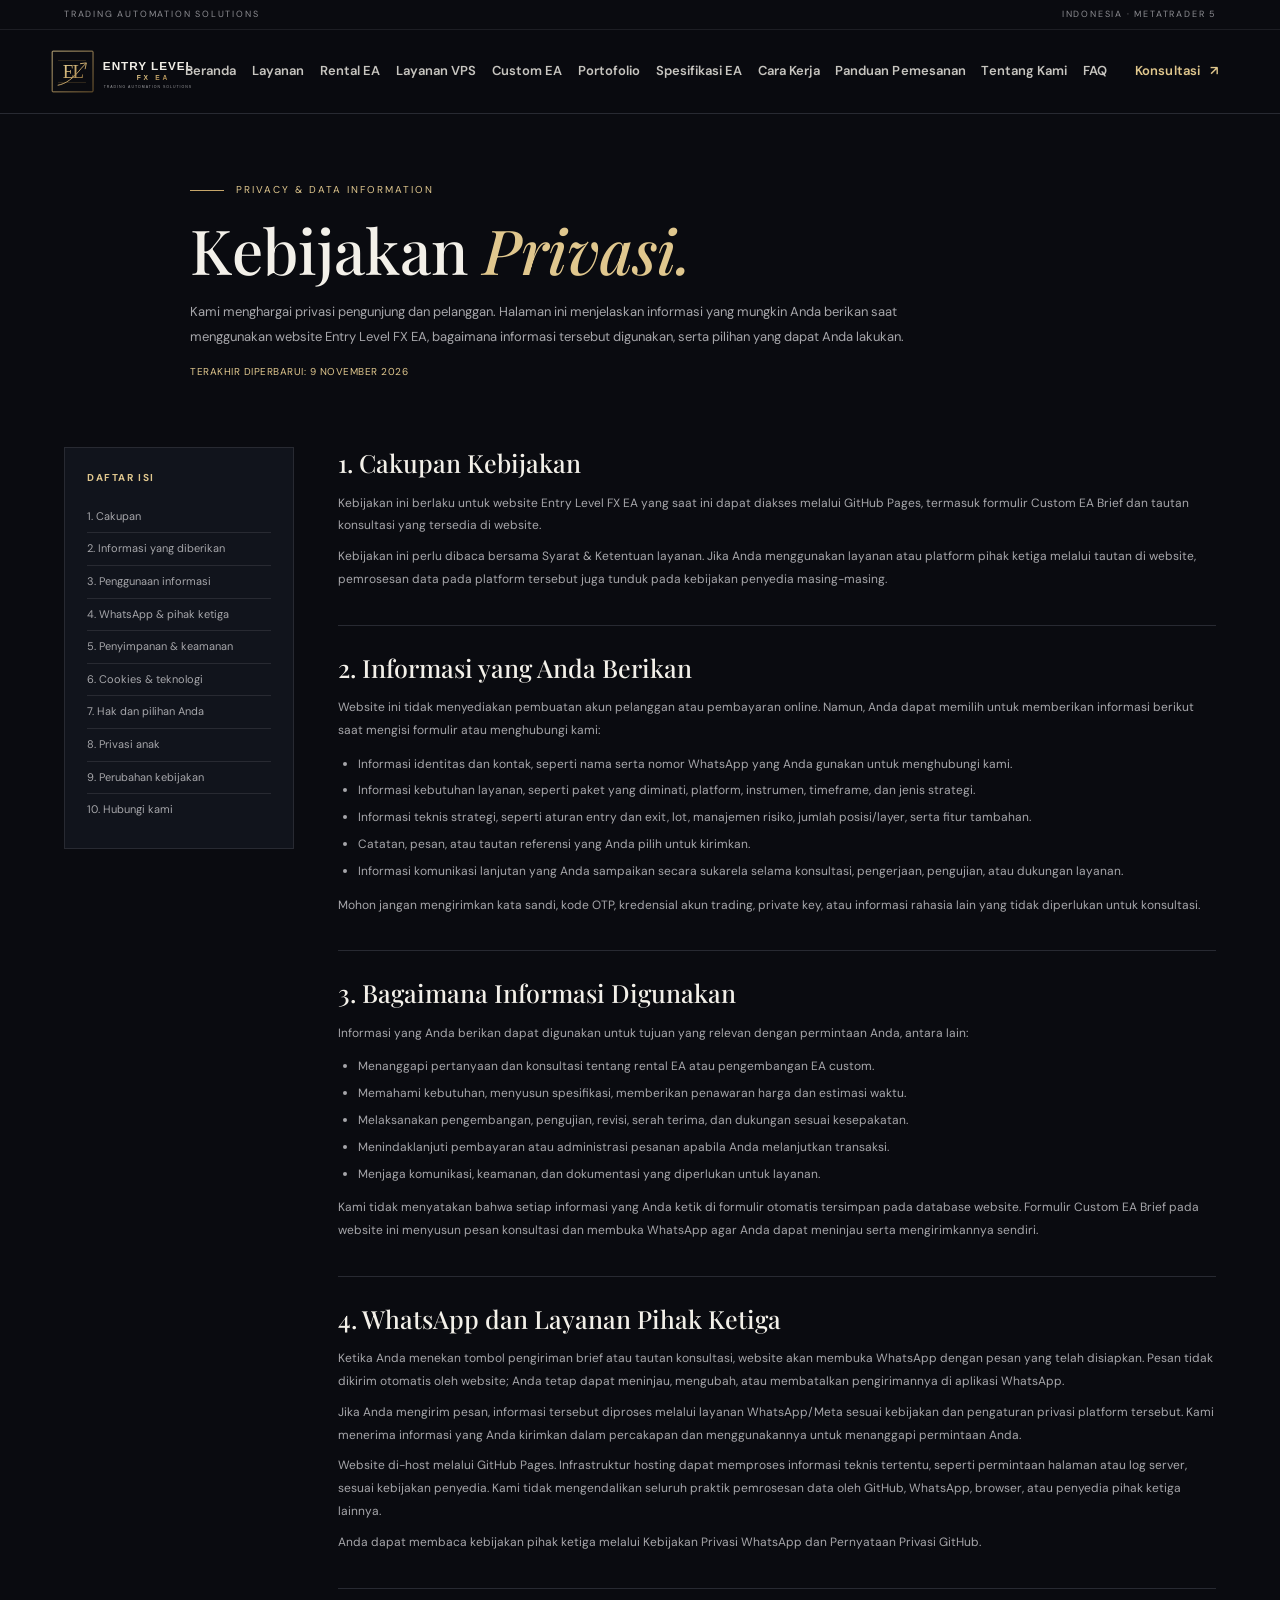
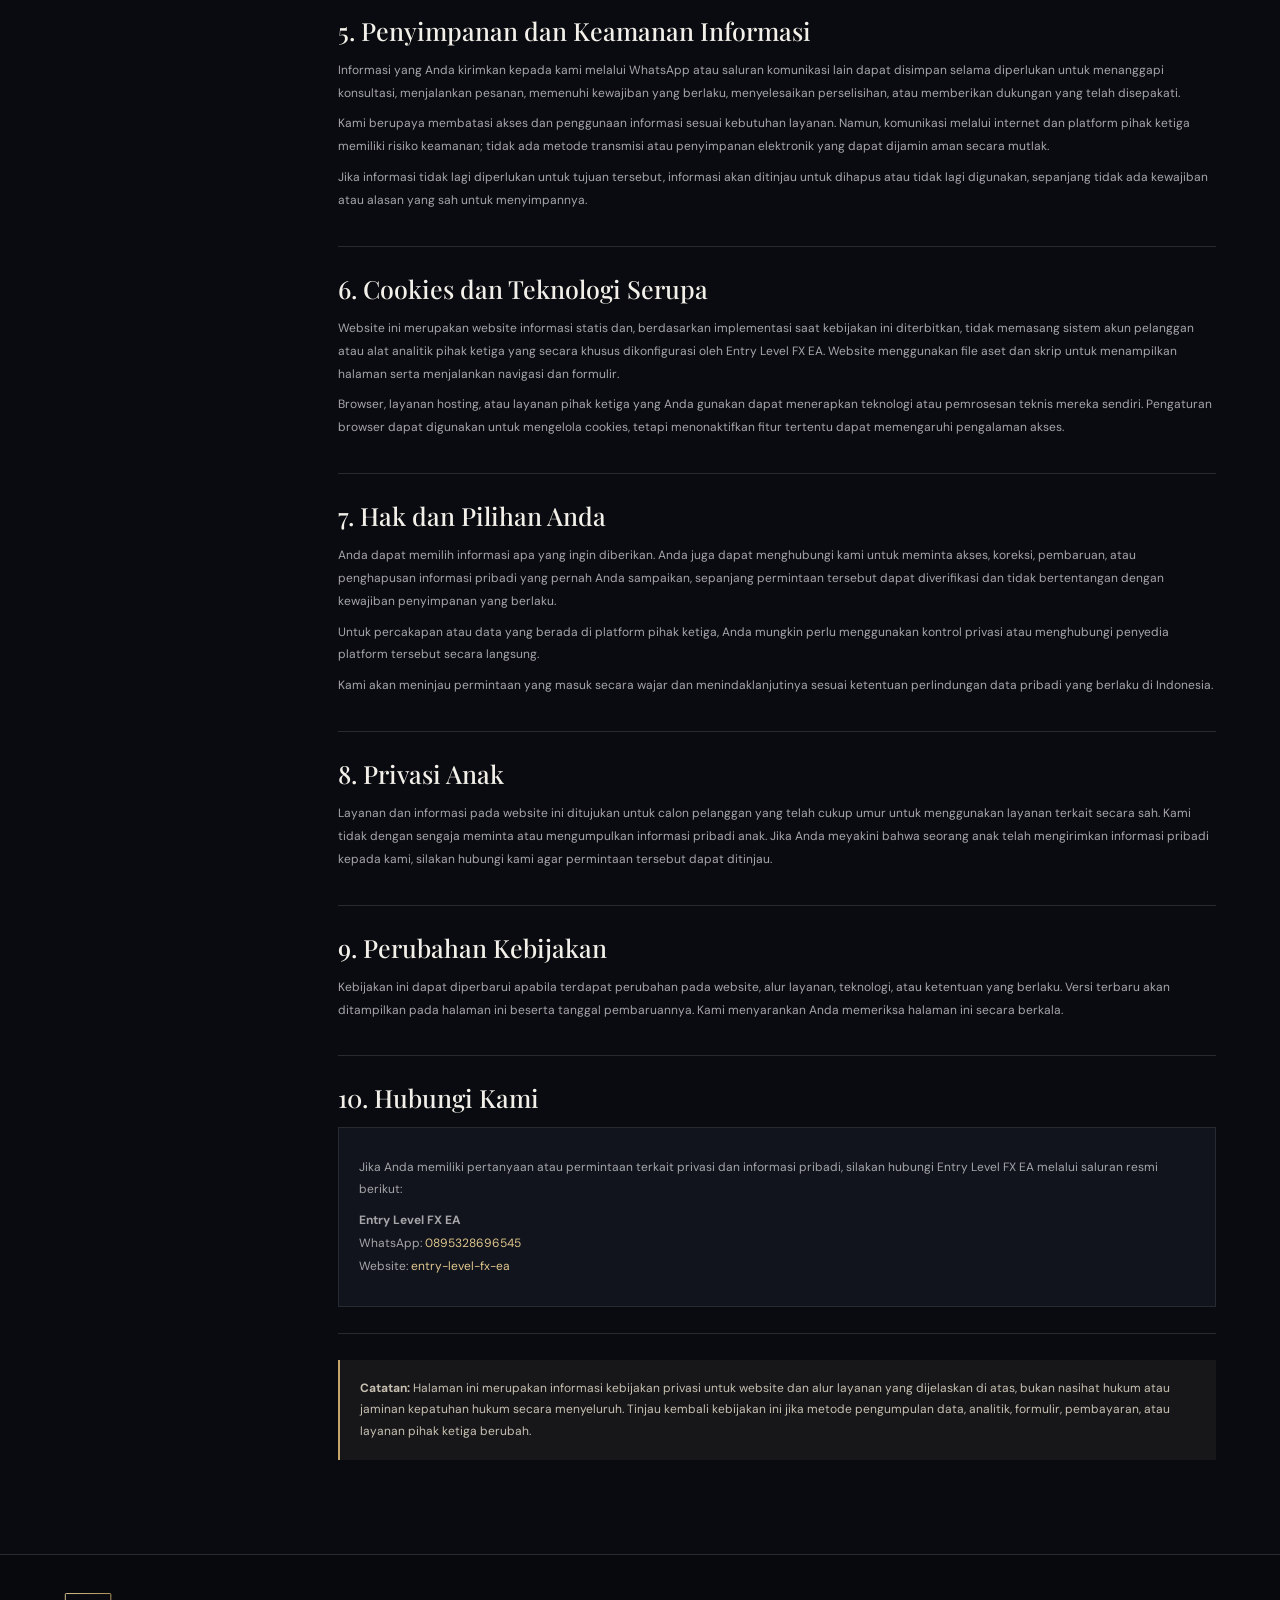
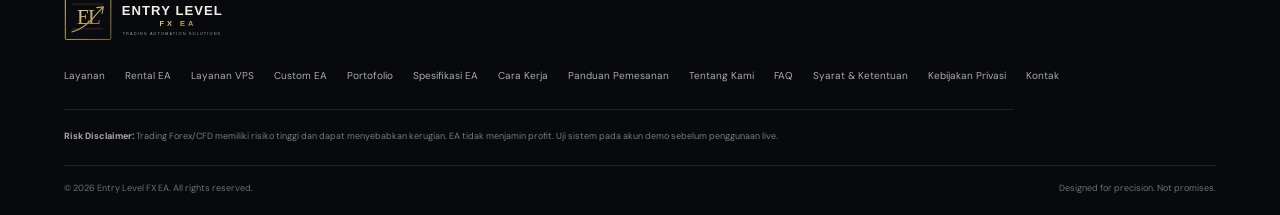
<file: kebijakan-privasi.html>
<!doctype html>
<html lang="id">
<head>
  <meta charset="utf-8">
  <meta name="viewport" content="width=device-width, initial-scale=1">
  <meta name="theme-color" content="#0a0b10">
  <title>Kebijakan Privasi | Entry Level FX EA</title>
  <meta name="description" content="Kebijakan Privasi Entry Level FX EA menjelaskan informasi yang Anda berikan melalui formulir Custom EA Brief, WhatsApp, dan penggunaan website.">
  <meta name="robots" content="index,follow">
  <link rel="canonical" href="https://inioza013.github.io/entry-level-fx-ea/kebijakan-privasi.html">
  <meta property="og:title" content="Kebijakan Privasi | Entry Level FX EA">
  <meta property="og:description" content="Informasi tentang penggunaan dan perlindungan data saat mengakses layanan Entry Level FX EA.">
  <meta property="og:type" content="website">
  <meta property="og:url" content="https://inioza013.github.io/entry-level-fx-ea/kebijakan-privasi.html">
  <link rel="icon" href="favicon.svg" type="image/svg+xml">
  <link rel="stylesheet" href="styles.css">
  <style>
    .policy-hero{padding:68px 0 34px;max-width:900px}
    .policy-kicker{display:flex;align-items:center;gap:12px;color:var(--gold2);font-size:10px;letter-spacing:2px}
    .policy-kicker:before{content:"";width:34px;height:1px;background:var(--gold)}
    .policy-hero h1{font:500 clamp(38px,5.5vw,62px)/1.12 "Playfair Display",serif;margin:16px 0}
    .policy-hero h1 em,.policy-content h2 em{color:var(--gold2);font-weight:500}
    .policy-hero p{max-width:760px;color:var(--muted);font-size:13px;line-height:1.9}
    .policy-layout{display:grid;grid-template-columns:230px minmax(0,1fr);gap:44px;padding:22px 0 76px;align-items:start}
    .policy-toc{position:sticky;top:24px;border:1px solid var(--line);background:var(--panel);padding:22px}
    .policy-toc b{display:block;color:var(--gold2);font-size:10px;letter-spacing:1.6px;margin-bottom:14px}
    .policy-toc a{display:block;color:var(--muted);font-size:11px;line-height:1.6;padding:7px 0;border-bottom:1px solid var(--line);text-decoration:none}
    .policy-toc a:last-child{border:0}
    .policy-toc a:hover{color:var(--gold2)}
    .policy-content{min-width:0}
    .policy-content section{padding:0 0 26px;margin:0 0 26px;border-bottom:1px solid var(--line);scroll-margin-top:25px}
    .policy-content section:last-child{border:0}
    .policy-content h2{font:500 25px/1.25 "Playfair Display",serif;margin:0 0 13px}
    .policy-content p,.policy-content li{font-size:12px;line-height:1.9;color:var(--muted)}
    .policy-content p{margin:8px 0}
    .policy-content ul{padding-left:20px;margin:9px 0}
    .policy-content li{padding:2px 0}
    .policy-note{padding:18px 20px;border-left:2px solid var(--gold);background:#17171a;color:#c8c1b2;font-size:12px;line-height:1.8;margin:18px 0}
    .policy-updated{font-size:10px!important;color:var(--gold2)!important;letter-spacing:.5px}
    .policy-contact{padding:20px;border:1px solid var(--line);background:var(--panel)}
    .policy-contact a{color:var(--gold2)}
    @media(max-width:760px){.policy-hero{padding:48px 0 25px}.policy-layout{grid-template-columns:1fr;gap:24px;padding-bottom:55px}.policy-toc{position:static;display:grid;grid-template-columns:repeat(2,minmax(0,1fr));gap:0 16px}.policy-toc b{grid-column:1/-1}.policy-content h2{font-size:23px}}
    @media(max-width:420px){.policy-toc{grid-template-columns:1fr}}
  </style>
</head>
<body>
  <div class="topline"><span>TRADING AUTOMATION SOLUTIONS</span><span>INDONESIA · METATRADER 5</span></div>
  <header class="site-header">
    <a class="brand" href="index.html#home" aria-label="Entry Level FX EA home"><img class="brand-logo" src="logo.svg" alt="Entry Level FX EA — Trading Automation Solutions"></a>
    <button class="menu-toggle" id="menuToggle" aria-label="Buka navigasi" aria-expanded="false">☰</button>
    <nav id="mainNav" aria-label="Navigasi utama">
      <a href="index.html#home">Beranda</a>
      <a href="index.html#services">Layanan</a>
      <a href="index.html#rental">Rental EA</a>
      <a href="vps.html">Layanan VPS</a>
      <a href="index.html#custom">Custom EA</a>
      <a href="portfolio.html">Portofolio</a>
      <a href="ea-specifications.html">Spesifikasi EA</a>
      <a href="index.html#process">Cara Kerja</a>
      <a href="panduan-pemesanan.html">Panduan Pemesanan</a>
      <a href="tentang-kami.html">Tentang Kami</a>
      <a href="index.html#faq">FAQ</a>
      <a class="nav-cta" href="index.html#contact">Konsultasi <span>↗</span></a>
    </nav>
  </header>
  <main>
    <section class="section-wrap policy-hero">
      <div class="policy-kicker">PRIVACY & DATA INFORMATION</div>
      <h1>Kebijakan <em>Privasi.</em></h1>
      <p>Kami menghargai privasi pengunjung dan pelanggan. Halaman ini menjelaskan informasi yang mungkin Anda berikan saat menggunakan website Entry Level FX EA, bagaimana informasi tersebut digunakan, serta pilihan yang dapat Anda lakukan.</p>
      <p class="policy-updated">TERAKHIR DIPERBARUI: 9 NOVEMBER 2026</p>
    </section>
    <div class="section-wrap policy-layout">
      <aside class="policy-toc">
        <b>DAFTAR ISI</b>
        <a href="#cakupan">1. Cakupan</a>
        <a href="#informasi">2. Informasi yang diberikan</a>
        <a href="#penggunaan">3. Penggunaan informasi</a>
        <a href="#whatsapp">4. WhatsApp & pihak ketiga</a>
        <a href="#penyimpanan">5. Penyimpanan & keamanan</a>
        <a href="#cookies">6. Cookies & teknologi</a>
        <a href="#hak">7. Hak dan pilihan Anda</a>
        <a href="#anak">8. Privasi anak</a>
        <a href="#perubahan">9. Perubahan kebijakan</a>
        <a href="#kontak">10. Hubungi kami</a>
      </aside>
      <article class="policy-content">
        <section id="cakupan">
          <h2>1. Cakupan Kebijakan</h2>
          <p>Kebijakan ini berlaku untuk website Entry Level FX EA yang saat ini dapat diakses melalui GitHub Pages, termasuk formulir Custom EA Brief dan tautan konsultasi yang tersedia di website.</p>
          <p>Kebijakan ini perlu dibaca bersama Syarat &amp; Ketentuan layanan. Jika Anda menggunakan layanan atau platform pihak ketiga melalui tautan di website, pemrosesan data pada platform tersebut juga tunduk pada kebijakan penyedia masing-masing.</p>
        </section>
        <section id="informasi">
          <h2>2. Informasi yang Anda Berikan</h2>
          <p>Website ini tidak menyediakan pembuatan akun pelanggan atau pembayaran online. Namun, Anda dapat memilih untuk memberikan informasi berikut saat mengisi formulir atau menghubungi kami:</p>
          <ul>
            <li>Informasi identitas dan kontak, seperti nama serta nomor WhatsApp yang Anda gunakan untuk menghubungi kami.</li>
            <li>Informasi kebutuhan layanan, seperti paket yang diminati, platform, instrumen, timeframe, dan jenis strategi.</li>
            <li>Informasi teknis strategi, seperti aturan entry dan exit, lot, manajemen risiko, jumlah posisi/layer, serta fitur tambahan.</li>
            <li>Catatan, pesan, atau tautan referensi yang Anda pilih untuk kirimkan.</li>
            <li>Informasi komunikasi lanjutan yang Anda sampaikan secara sukarela selama konsultasi, pengerjaan, pengujian, atau dukungan layanan.</li>
          </ul>
          <p>Mohon jangan mengirimkan kata sandi, kode OTP, kredensial akun trading, private key, atau informasi rahasia lain yang tidak diperlukan untuk konsultasi.</p>
        </section>
        <section id="penggunaan">
          <h2>3. Bagaimana Informasi Digunakan</h2>
          <p>Informasi yang Anda berikan dapat digunakan untuk tujuan yang relevan dengan permintaan Anda, antara lain:</p>
          <ul>
            <li>Menanggapi pertanyaan dan konsultasi tentang rental EA atau pengembangan EA custom.</li>
            <li>Memahami kebutuhan, menyusun spesifikasi, memberikan penawaran harga dan estimasi waktu.</li>
            <li>Melaksanakan pengembangan, pengujian, revisi, serah terima, dan dukungan sesuai kesepakatan.</li>
            <li>Menindaklanjuti pembayaran atau administrasi pesanan apabila Anda melanjutkan transaksi.</li>
            <li>Menjaga komunikasi, keamanan, dan dokumentasi yang diperlukan untuk layanan.</li>
          </ul>
          <p>Kami tidak menyatakan bahwa setiap informasi yang Anda ketik di formulir otomatis tersimpan pada database website. Formulir Custom EA Brief pada website ini menyusun pesan konsultasi dan membuka WhatsApp agar Anda dapat meninjau serta mengirimkannya sendiri.</p>
        </section>
        <section id="whatsapp">
          <h2>4. WhatsApp dan Layanan Pihak Ketiga</h2>
          <p>Ketika Anda menekan tombol pengiriman brief atau tautan konsultasi, website akan membuka WhatsApp dengan pesan yang telah disiapkan. Pesan tidak dikirim otomatis oleh website; Anda tetap dapat meninjau, mengubah, atau membatalkan pengirimannya di aplikasi WhatsApp.</p>
          <p>Jika Anda mengirim pesan, informasi tersebut diproses melalui layanan WhatsApp/Meta sesuai kebijakan dan pengaturan privasi platform tersebut. Kami menerima informasi yang Anda kirimkan dalam percakapan dan menggunakannya untuk menanggapi permintaan Anda.</p>
          <p>Website di-host melalui GitHub Pages. Infrastruktur hosting dapat memproses informasi teknis tertentu, seperti permintaan halaman atau log server, sesuai kebijakan penyedia. Kami tidak mengendalikan seluruh praktik pemrosesan data oleh GitHub, WhatsApp, browser, atau penyedia pihak ketiga lainnya.</p>
          <p>Anda dapat membaca kebijakan pihak ketiga melalui <a href="https://www.whatsapp.com/legal/privacy-policy" target="_blank" rel="noopener">Kebijakan Privasi WhatsApp</a> dan <a href="https://docs.github.com/en/site-policy/privacy-policies/github-privacy-statement" target="_blank" rel="noopener">Pernyataan Privasi GitHub</a>.</p>
        </section>
        <section id="penyimpanan">
          <h2>5. Penyimpanan dan Keamanan Informasi</h2>
          <p>Informasi yang Anda kirimkan kepada kami melalui WhatsApp atau saluran komunikasi lain dapat disimpan selama diperlukan untuk menanggapi konsultasi, menjalankan pesanan, memenuhi kewajiban yang berlaku, menyelesaikan perselisihan, atau memberikan dukungan yang telah disepakati.</p>
          <p>Kami berupaya membatasi akses dan penggunaan informasi sesuai kebutuhan layanan. Namun, komunikasi melalui internet dan platform pihak ketiga memiliki risiko keamanan; tidak ada metode transmisi atau penyimpanan elektronik yang dapat dijamin aman secara mutlak.</p>
          <p>Jika informasi tidak lagi diperlukan untuk tujuan tersebut, informasi akan ditinjau untuk dihapus atau tidak lagi digunakan, sepanjang tidak ada kewajiban atau alasan yang sah untuk menyimpannya.</p>
        </section>
        <section id="cookies">
          <h2>6. Cookies dan Teknologi Serupa</h2>
          <p>Website ini merupakan website informasi statis dan, berdasarkan implementasi saat kebijakan ini diterbitkan, tidak memasang sistem akun pelanggan atau alat analitik pihak ketiga yang secara khusus dikonfigurasi oleh Entry Level FX EA. Website menggunakan file aset dan skrip untuk menampilkan halaman serta menjalankan navigasi dan formulir.</p>
          <p>Browser, layanan hosting, atau layanan pihak ketiga yang Anda gunakan dapat menerapkan teknologi atau pemrosesan teknis mereka sendiri. Pengaturan browser dapat digunakan untuk mengelola cookies, tetapi menonaktifkan fitur tertentu dapat memengaruhi pengalaman akses.</p>
        </section>
        <section id="hak">
          <h2>7. Hak dan Pilihan Anda</h2>
          <p>Anda dapat memilih informasi apa yang ingin diberikan. Anda juga dapat menghubungi kami untuk meminta akses, koreksi, pembaruan, atau penghapusan informasi pribadi yang pernah Anda sampaikan, sepanjang permintaan tersebut dapat diverifikasi dan tidak bertentangan dengan kewajiban penyimpanan yang berlaku.</p>
          <p>Untuk percakapan atau data yang berada di platform pihak ketiga, Anda mungkin perlu menggunakan kontrol privasi atau menghubungi penyedia platform tersebut secara langsung.</p>
          <p>Kami akan meninjau permintaan yang masuk secara wajar dan menindaklanjutinya sesuai ketentuan perlindungan data pribadi yang berlaku di Indonesia.</p>
        </section>
        <section id="anak">
          <h2>8. Privasi Anak</h2>
          <p>Layanan dan informasi pada website ini ditujukan untuk calon pelanggan yang telah cukup umur untuk menggunakan layanan terkait secara sah. Kami tidak dengan sengaja meminta atau mengumpulkan informasi pribadi anak. Jika Anda meyakini bahwa seorang anak telah mengirimkan informasi pribadi kepada kami, silakan hubungi kami agar permintaan tersebut dapat ditinjau.</p>
        </section>
        <section id="perubahan">
          <h2>9. Perubahan Kebijakan</h2>
          <p>Kebijakan ini dapat diperbarui apabila terdapat perubahan pada website, alur layanan, teknologi, atau ketentuan yang berlaku. Versi terbaru akan ditampilkan pada halaman ini beserta tanggal pembaruannya. Kami menyarankan Anda memeriksa halaman ini secara berkala.</p>
        </section>
        <section id="kontak">
          <h2>10. Hubungi Kami</h2>
          <div class="policy-contact">
            <p>Jika Anda memiliki pertanyaan atau permintaan terkait privasi dan informasi pribadi, silakan hubungi Entry Level FX EA melalui saluran resmi berikut:</p>
            <p><b>Entry Level FX EA</b><br>WhatsApp: <a href="https://wa.me/62895328696545" target="_blank" rel="noopener">0895328696545</a><br>Website: <a href="https://inioza013.github.io/entry-level-fx-ea/">entry-level-fx-ea</a></p>
          </div>
        </section>
        <div class="policy-note"><b>Catatan:</b> Halaman ini merupakan informasi kebijakan privasi untuk website dan alur layanan yang dijelaskan di atas, bukan nasihat hukum atau jaminan kepatuhan hukum secara menyeluruh. Tinjau kembali kebijakan ini jika metode pengumpulan data, analitik, formulir, pembayaran, atau layanan pihak ketiga berubah.</div>
      </article>
    </div>
  </main>
  <footer class="site-footer">
    <div class="footer-brand"><img class="footer-logo" src="logo.svg" alt="Entry Level FX EA"></div>
    <div class="footer-links"><a href="index.html#services">Layanan</a><a href="index.html#rental">Rental EA</a><a href="vps.html">Layanan VPS</a><a href="index.html#custom">Custom EA</a><a href="portfolio.html">Portofolio</a><a href="ea-specifications.html">Spesifikasi EA</a><a href="index.html#process">Cara Kerja</a><a href="panduan-pemesanan.html">Panduan Pemesanan</a><a href="tentang-kami.html">Tentang Kami</a><a href="index.html#faq">FAQ</a><a href="terms.html">Syarat &amp; Ketentuan</a><a href="kebijakan-privasi.html">Kebijakan Privasi</a><a href="index.html#contact">Kontak</a></div>
    <p class="risk-disclaimer"><b>Risk Disclaimer:</b> Trading Forex/CFD memiliki risiko tinggi dan dapat menyebabkan kerugian. EA tidak menjamin profit. Uji sistem pada akun demo sebelum penggunaan live.</p>
    <div class="footer-bottom"><span>© <span id="year"></span> Entry Level FX EA. All rights reserved.</span><span>Designed for precision. Not promises.</span></div>
  </footer>
  <script src="script.js"></script>
</body>
</html>
</file>
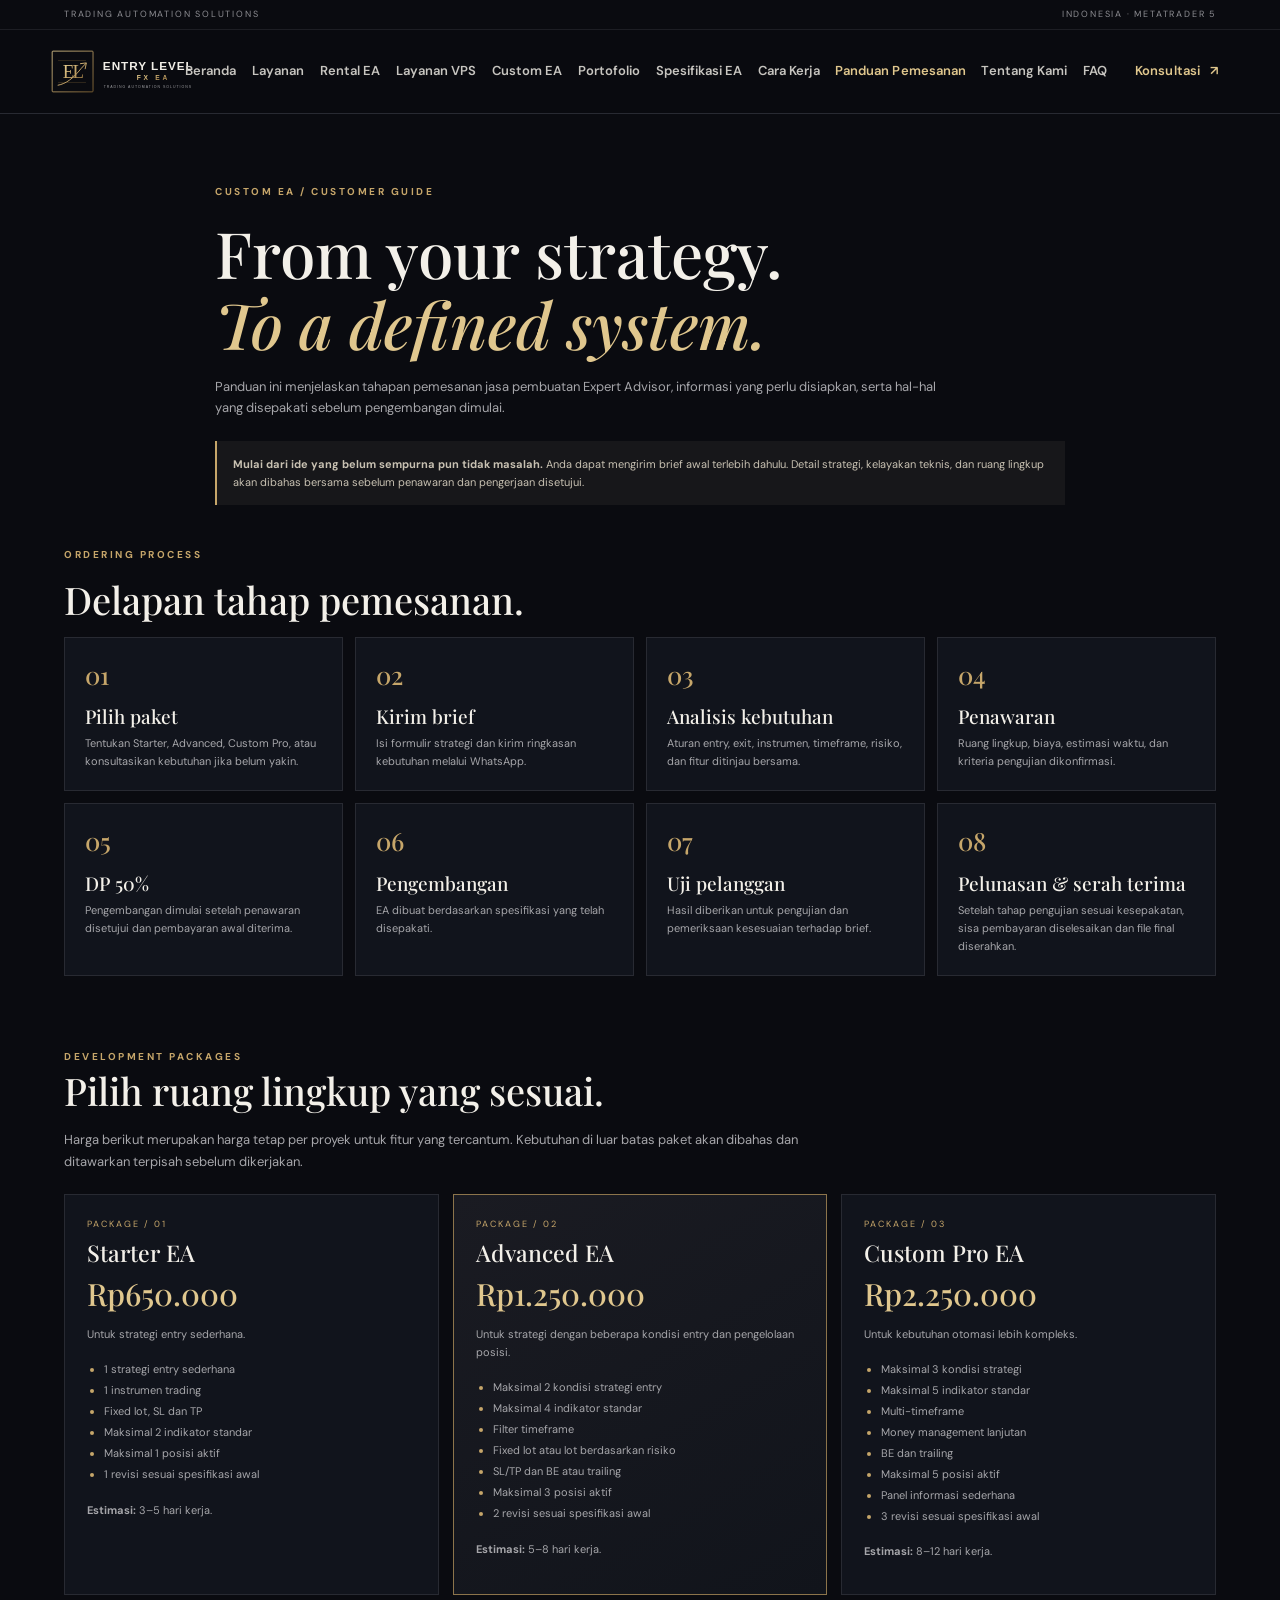
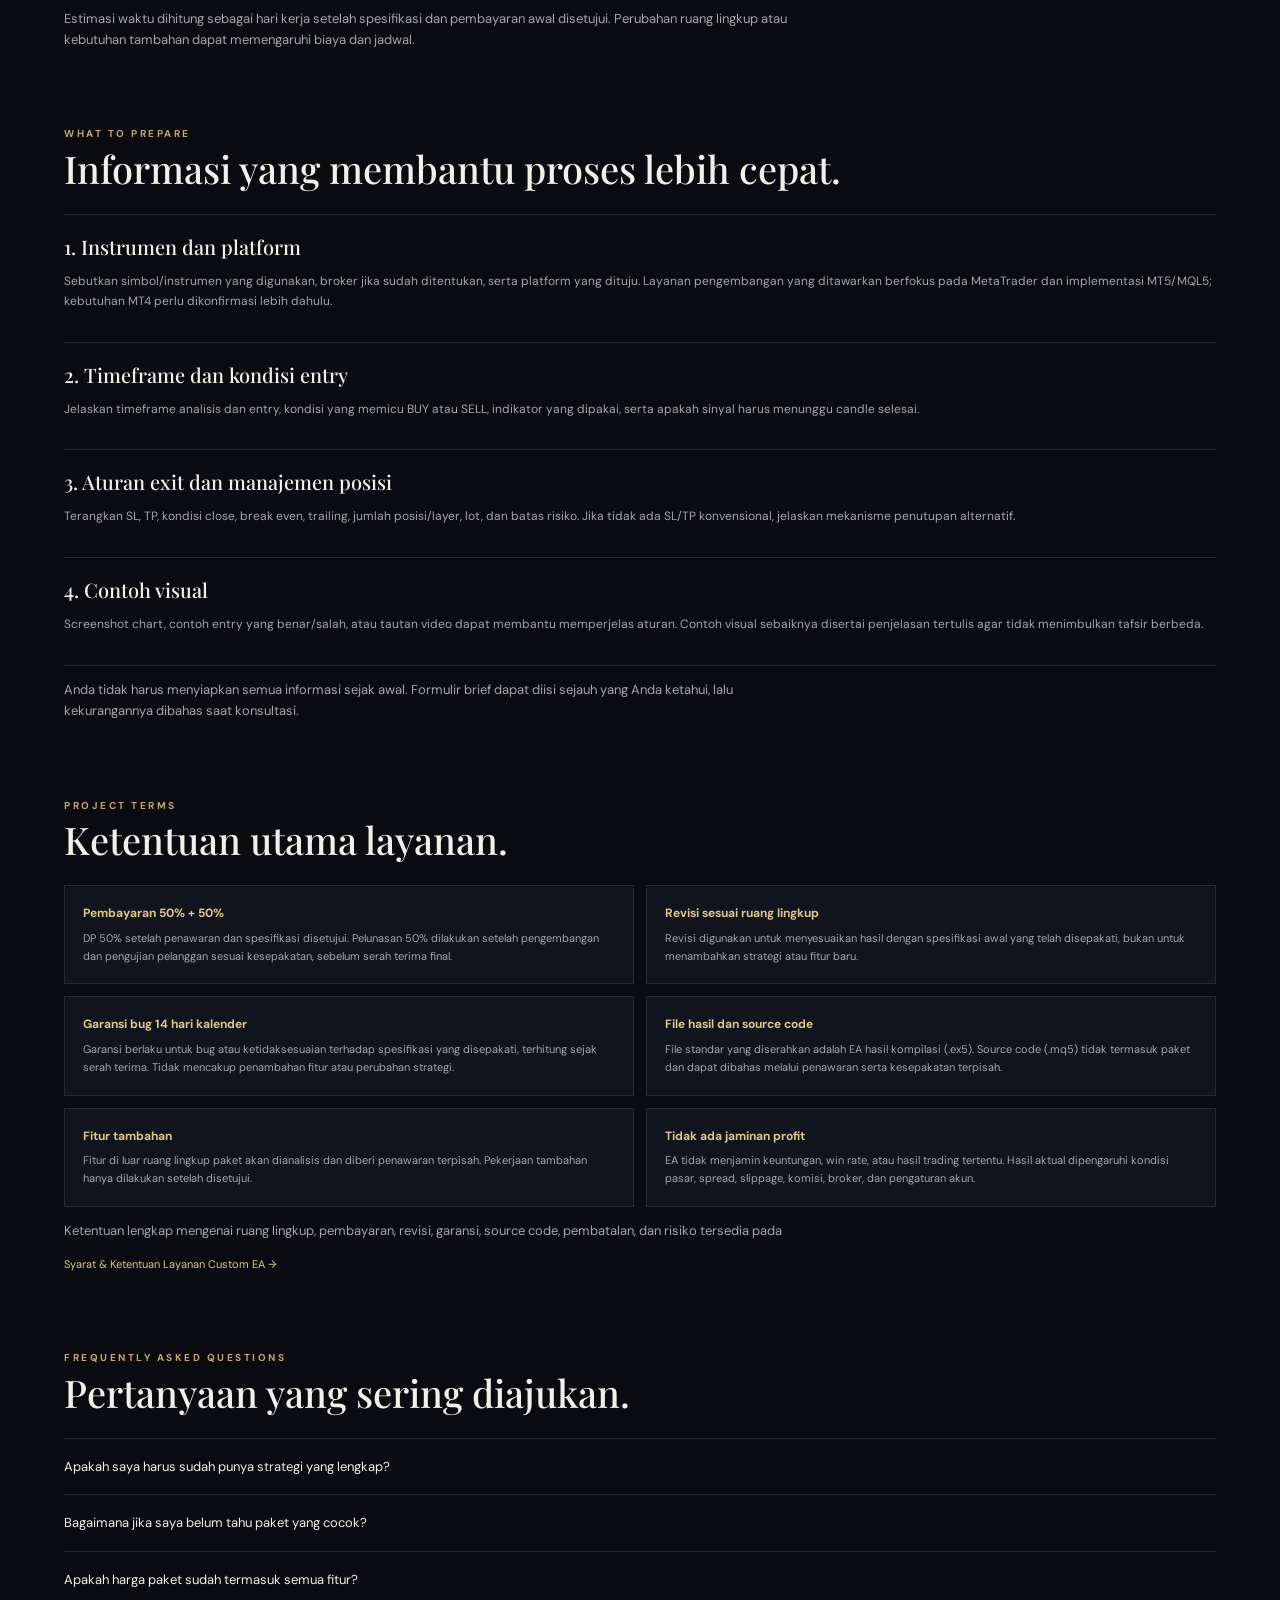
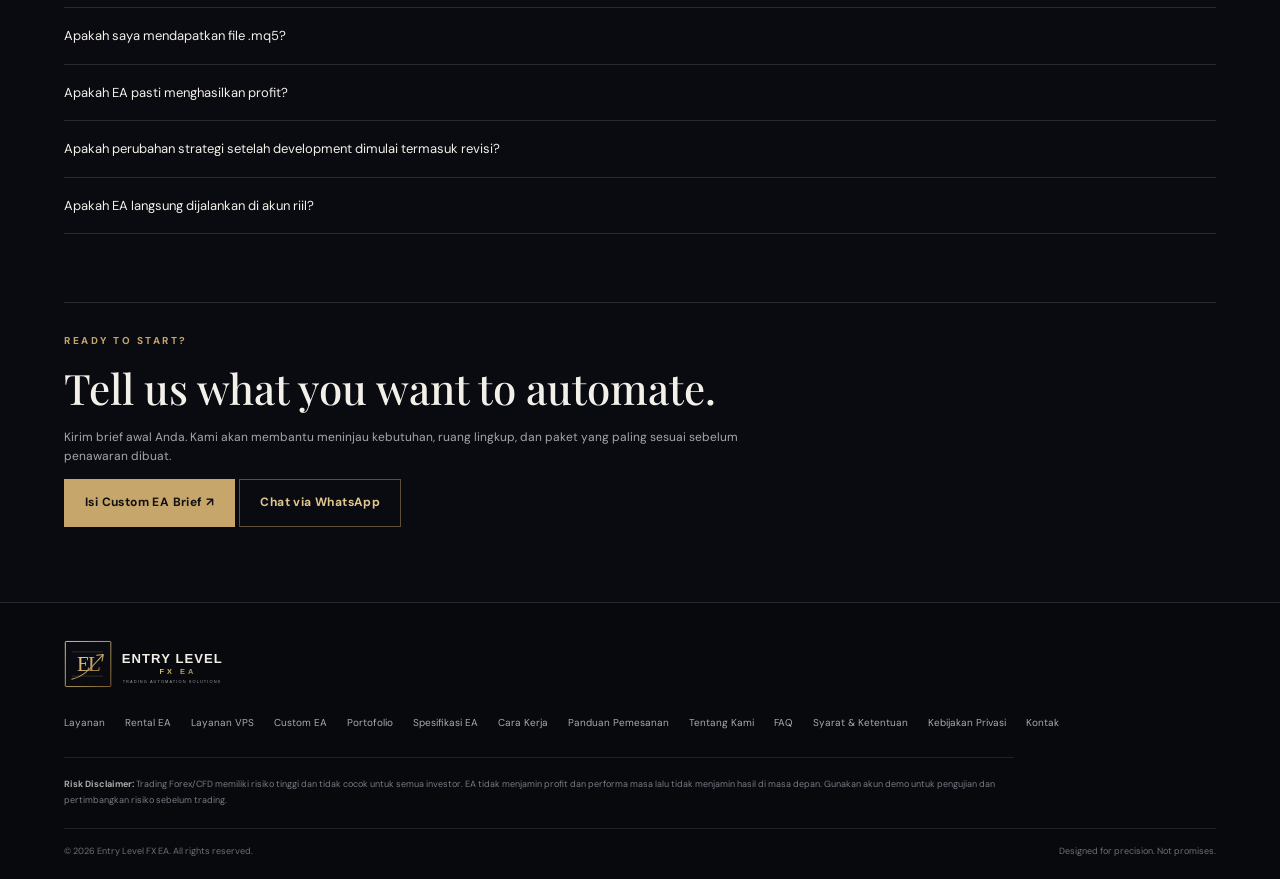
<file: panduan-pemesanan.html>
<!doctype html>
<html lang="id">
<head>
  <meta charset="utf-8">
  <meta name="viewport" content="width=device-width, initial-scale=1">
  <meta name="theme-color" content="#0a0b10">
  <title>FAQ & Panduan Pemesanan Custom EA | Entry Level FX EA</title>
  <meta name="description" content="Panduan pemesanan jasa pembuatan EA MT5 di Entry Level FX EA: pilihan paket, konsultasi, pembayaran, pengembangan, pengujian, file hasil, revisi, dan garansi.">
  <meta name="robots" content="index,follow">
  <link rel="canonical" href="https://inioza013.github.io/entry-level-fx-ea/panduan-pemesanan.html">
  <meta property="og:title" content="FAQ & Panduan Pemesanan Custom EA | Entry Level FX EA">
  <meta property="og:description" content="Pahami alur pemesanan dan ketentuan pengembangan Custom EA sebelum memulai proyek.">
  <meta property="og:type" content="website">
  <meta property="og:url" content="https://inioza013.github.io/entry-level-fx-ea/panduan-pemesanan.html">
  <link rel="icon" href="favicon.svg" type="image/svg+xml">
  <link rel="stylesheet" href="styles.css">
  <style>
    .guide-hero{padding:70px 0 42px;max-width:850px}
    .guide-hero h1{font:500 clamp(40px,5.5vw,64px)/1.12 "Playfair Display",serif;margin:16px 0}
    .guide-hero h1 em{color:var(--gold2);font-weight:500}
    .guide-hero p,.guide-section-intro{max-width:740px;color:var(--muted);font-size:13px}
    .guide-note{margin-top:22px;padding:14px 16px;border-left:2px solid var(--gold);background:#17171a;color:#c8c1b2;font-size:11px}
    .guide-steps{display:grid;grid-template-columns:repeat(4,minmax(0,1fr));gap:12px;margin:12px 0 58px}
    .guide-step{background:var(--panel);border:1px solid var(--line);padding:20px;min-width:0}
    .guide-step>span{font:500 25px "Playfair Display",serif;color:var(--gold)}
    .guide-step h3{font:500 19px "Playfair Display",serif;margin:10px 0 5px}
    .guide-step p{font-size:11px;color:var(--muted);margin:0}
    .guide-section{padding:15px 0 48px}
    .guide-section h2{font:500 clamp(28px,3.5vw,38px) "Playfair Display",serif;margin:0 0 10px}
    .guide-packages{display:grid;grid-template-columns:repeat(3,minmax(0,1fr));gap:14px;margin-top:22px}
    .guide-package{background:var(--panel);border:1px solid var(--line);padding:22px;min-width:0}
    .guide-package.featured{border-color:#8c744b;background:linear-gradient(150deg,#1a1b22,#11141b)}
    .guide-package h3{font:500 23px "Playfair Display",serif;margin:5px 0}
    .guide-price{font:500 clamp(23px,2.4vw,31px) "Playfair Display",serif;color:var(--gold2);white-space:nowrap}
    .guide-package p,.guide-package li{font-size:11px;color:var(--muted)}
    .guide-package ul{padding-left:17px;line-height:1.9}
    .guide-package li::marker{color:var(--gold)}
    .guide-list{display:grid;gap:0;border-top:1px solid var(--line);margin-top:20px}
    .guide-list article{padding:18px 0;border-bottom:1px solid var(--line)}
    .guide-list h3{font:500 20px "Playfair Display",serif;margin:0 0 5px}
    .guide-list p,.guide-list li{font-size:12px;color:var(--muted)}
    .guide-list ul{padding-left:19px;margin:8px 0}
    .guide-terms{display:grid;grid-template-columns:repeat(2,minmax(0,1fr));gap:12px;margin-top:20px}
    .guide-term{padding:18px;background:#11141c;border:1px solid var(--line)}
    .guide-term b{display:block;color:var(--gold2);font-size:12px;margin-bottom:5px}
    .guide-term p{font-size:11px;color:var(--muted);margin:0}
    .guide-faq{border-top:1px solid var(--line);margin-top:20px}
    .guide-faq details{border-bottom:1px solid var(--line);padding:17px 0}
    .guide-faq summary{font-size:13px}
    .guide-faq details p{max-width:800px}
    .guide-cta{padding:30px 0 75px;border-top:1px solid var(--line);margin-top:20px}
    .guide-cta h2{font:500 clamp(30px,4vw,42px) "Playfair Display",serif;margin:10px 0}
    .guide-cta p{font-size:12px;color:var(--muted);max-width:680px}
    @media(max-width:900px){.guide-steps{grid-template-columns:repeat(2,minmax(0,1fr))}.guide-packages{grid-template-columns:1fr}}
    @media(max-width:680px){.guide-hero{padding:48px 0 30px}.guide-steps{grid-template-columns:1fr 1fr}.guide-step{padding:15px}.guide-terms{grid-template-columns:1fr}.guide-cta .button{margin:5px 5px 5px 0}}
  </style>
</head>
<body>
  <div class="topline"><span>TRADING AUTOMATION SOLUTIONS</span><span>INDONESIA · METATRADER 5</span></div>
  <header class="site-header">
    <a class="brand" href="index.html#home" aria-label="Entry Level FX EA home"><img class="brand-logo" src="logo.svg" alt="Entry Level FX EA — Trading Automation Solutions"></a>
    <button class="menu-toggle" id="menuToggle" aria-label="Buka navigasi" aria-expanded="false">☰</button>
    <nav id="mainNav" aria-label="Navigasi utama">
      <a href="index.html#home">Beranda</a>
      <a href="index.html#services">Layanan</a>
      <a href="index.html#rental">Rental EA</a>
      <a href="vps.html">Layanan VPS</a>
      <a href="index.html#custom">Custom EA</a>
      <a href="portfolio.html">Portofolio</a>
      <a href="ea-specifications.html">Spesifikasi EA</a>
      <a href="index.html#process">Cara Kerja</a>
      <a href="panduan-pemesanan.html" aria-current="page">Panduan Pemesanan</a>
      <a href="tentang-kami.html">Tentang Kami</a>
      <a href="index.html#faq">FAQ</a>
      <a class="nav-cta" href="index.html#contact">Konsultasi <span>↗</span></a>
    </nav>
  </header>
  <main>
    <section class="section-wrap guide-hero">
      <div class="eyebrow">CUSTOM EA / CUSTOMER GUIDE</div>
      <h1>From your strategy.<br><em>To a defined system.</em></h1>
      <p>Panduan ini menjelaskan tahapan pemesanan jasa pembuatan Expert Advisor, informasi yang perlu disiapkan, serta hal-hal yang disepakati sebelum pengembangan dimulai.</p>
      <div class="guide-note"><b>Mulai dari ide yang belum sempurna pun tidak masalah.</b> Anda dapat mengirim brief awal terlebih dahulu. Detail strategi, kelayakan teknis, dan ruang lingkup akan dibahas bersama sebelum penawaran dan pengerjaan disetujui.</div>
    </section>

    <section class="section-wrap">
      <div class="eyebrow">ORDERING PROCESS</div>
      <h2 style="font:500 clamp(28px,3.5vw,38px) 'Playfair Display',serif;margin:10px 0">Delapan tahap pemesanan.</h2>
      <div class="guide-steps">
        <article class="guide-step"><span>01</span><h3>Pilih paket</h3><p>Tentukan Starter, Advanced, Custom Pro, atau konsultasikan kebutuhan jika belum yakin.</p></article>
        <article class="guide-step"><span>02</span><h3>Kirim brief</h3><p>Isi formulir strategi dan kirim ringkasan kebutuhan melalui WhatsApp.</p></article>
        <article class="guide-step"><span>03</span><h3>Analisis kebutuhan</h3><p>Aturan entry, exit, instrumen, timeframe, risiko, dan fitur ditinjau bersama.</p></article>
        <article class="guide-step"><span>04</span><h3>Penawaran</h3><p>Ruang lingkup, biaya, estimasi waktu, dan kriteria pengujian dikonfirmasi.</p></article>
        <article class="guide-step"><span>05</span><h3>DP 50%</h3><p>Pengembangan dimulai setelah penawaran disetujui dan pembayaran awal diterima.</p></article>
        <article class="guide-step"><span>06</span><h3>Pengembangan</h3><p>EA dibuat berdasarkan spesifikasi yang telah disepakati.</p></article>
        <article class="guide-step"><span>07</span><h3>Uji pelanggan</h3><p>Hasil diberikan untuk pengujian dan pemeriksaan kesesuaian terhadap brief.</p></article>
        <article class="guide-step"><span>08</span><h3>Pelunasan & serah terima</h3><p>Setelah tahap pengujian sesuai kesepakatan, sisa pembayaran diselesaikan dan file final diserahkan.</p></article>
      </div>
    </section>

    <section class="section-wrap guide-section">
      <div class="eyebrow">DEVELOPMENT PACKAGES</div>
      <h2>Pilih ruang lingkup yang sesuai.</h2>
      <p class="guide-section-intro">Harga berikut merupakan harga tetap per proyek untuk fitur yang tercantum. Kebutuhan di luar batas paket akan dibahas dan ditawarkan terpisah sebelum dikerjakan.</p>
      <div class="guide-packages">
        <article class="guide-package">
          <div class="card-number">PACKAGE / 01</div><h3>Starter EA</h3><div class="guide-price">Rp650.000</div>
          <p>Untuk strategi entry sederhana.</p>
          <ul><li>1 strategi entry sederhana</li><li>1 instrumen trading</li><li>Fixed lot, SL dan TP</li><li>Maksimal 2 indikator standar</li><li>Maksimal 1 posisi aktif</li><li>1 revisi sesuai spesifikasi awal</li></ul>
          <p><b>Estimasi:</b> 3–5 hari kerja.</p>
        </article>
        <article class="guide-package featured">
          <div class="card-number">PACKAGE / 02</div><h3>Advanced EA</h3><div class="guide-price">Rp1.250.000</div>
          <p>Untuk strategi dengan beberapa kondisi entry dan pengelolaan posisi.</p>
          <ul><li>Maksimal 2 kondisi strategi entry</li><li>Maksimal 4 indikator standar</li><li>Filter timeframe</li><li>Fixed lot atau lot berdasarkan risiko</li><li>SL/TP dan BE atau trailing</li><li>Maksimal 3 posisi aktif</li><li>2 revisi sesuai spesifikasi awal</li></ul>
          <p><b>Estimasi:</b> 5–8 hari kerja.</p>
        </article>
        <article class="guide-package">
          <div class="card-number">PACKAGE / 03</div><h3>Custom Pro EA</h3><div class="guide-price">Rp2.250.000</div>
          <p>Untuk kebutuhan otomasi lebih kompleks.</p>
          <ul><li>Maksimal 3 kondisi strategi</li><li>Maksimal 5 indikator standar</li><li>Multi-timeframe</li><li>Money management lanjutan</li><li>BE dan trailing</li><li>Maksimal 5 posisi aktif</li><li>Panel informasi sederhana</li><li>3 revisi sesuai spesifikasi awal</li></ul>
          <p><b>Estimasi:</b> 8–12 hari kerja.</p>
        </article>
      </div>
      <p class="guide-section-intro">Estimasi waktu dihitung sebagai hari kerja setelah spesifikasi dan pembayaran awal disetujui. Perubahan ruang lingkup atau kebutuhan tambahan dapat memengaruhi biaya dan jadwal.</p>
    </section>

    <section class="section-wrap guide-section">
      <div class="eyebrow">WHAT TO PREPARE</div>
      <h2>Informasi yang membantu proses lebih cepat.</h2>
      <div class="guide-list">
        <article><h3>1. Instrumen dan platform</h3><p>Sebutkan simbol/instrumen yang digunakan, broker jika sudah ditentukan, serta platform yang dituju. Layanan pengembangan yang ditawarkan berfokus pada MetaTrader dan implementasi MT5/MQL5; kebutuhan MT4 perlu dikonfirmasi lebih dahulu.</p></article>
        <article><h3>2. Timeframe dan kondisi entry</h3><p>Jelaskan timeframe analisis dan entry, kondisi yang memicu BUY atau SELL, indikator yang dipakai, serta apakah sinyal harus menunggu candle selesai.</p></article>
        <article><h3>3. Aturan exit dan manajemen posisi</h3><p>Terangkan SL, TP, kondisi close, break even, trailing, jumlah posisi/layer, lot, dan batas risiko. Jika tidak ada SL/TP konvensional, jelaskan mekanisme penutupan alternatif.</p></article>
        <article><h3>4. Contoh visual</h3><p>Screenshot chart, contoh entry yang benar/salah, atau tautan video dapat membantu memperjelas aturan. Contoh visual sebaiknya disertai penjelasan tertulis agar tidak menimbulkan tafsir berbeda.</p></article>
      </div>
      <p class="guide-section-intro">Anda tidak harus menyiapkan semua informasi sejak awal. Formulir brief dapat diisi sejauh yang Anda ketahui, lalu kekurangannya dibahas saat konsultasi.</p>
    </section>

    <section class="section-wrap guide-section">
      <div class="eyebrow">PROJECT TERMS</div>
      <h2>Ketentuan utama layanan.</h2>
      <div class="guide-terms">
        <div class="guide-term"><b>Pembayaran 50% + 50%</b><p>DP 50% setelah penawaran dan spesifikasi disetujui. Pelunasan 50% dilakukan setelah pengembangan dan pengujian pelanggan sesuai kesepakatan, sebelum serah terima final.</p></div>
        <div class="guide-term"><b>Revisi sesuai ruang lingkup</b><p>Revisi digunakan untuk menyesuaikan hasil dengan spesifikasi awal yang telah disepakati, bukan untuk menambahkan strategi atau fitur baru.</p></div>
        <div class="guide-term"><b>Garansi bug 14 hari kalender</b><p>Garansi berlaku untuk bug atau ketidaksesuaian terhadap spesifikasi yang disepakati, terhitung sejak serah terima. Tidak mencakup penambahan fitur atau perubahan strategi.</p></div>
        <div class="guide-term"><b>File hasil dan source code</b><p>File standar yang diserahkan adalah EA hasil kompilasi (.ex5). Source code (.mq5) tidak termasuk paket dan dapat dibahas melalui penawaran serta kesepakatan terpisah.</p></div>
        <div class="guide-term"><b>Fitur tambahan</b><p>Fitur di luar ruang lingkup paket akan dianalisis dan diberi penawaran terpisah. Pekerjaan tambahan hanya dilakukan setelah disetujui.</p></div>
        <div class="guide-term"><b>Tidak ada jaminan profit</b><p>EA tidak menjamin keuntungan, win rate, atau hasil trading tertentu. Hasil aktual dipengaruhi kondisi pasar, spread, slippage, komisi, broker, dan pengaturan akun.</p></div>
      </div>
      <p class="guide-section-intro">Ketentuan lengkap mengenai ruang lingkup, pembayaran, revisi, garansi, source code, pembatalan, dan risiko tersedia pada <a class="text-link" href="terms.html">Syarat &amp; Ketentuan Layanan Custom EA →</a></p>
    </section>

    <section class="section-wrap guide-section">
      <div class="eyebrow">FREQUENTLY ASKED QUESTIONS</div>
      <h2>Pertanyaan yang sering diajukan.</h2>
      <div class="guide-faq">
        <details><summary>Apakah saya harus sudah punya strategi yang lengkap?</summary><p>Tidak harus. Anda dapat mulai dari ide atau aturan awal. Tim akan membantu membahas apakah aturan tersebut dapat diterjemahkan menjadi spesifikasi teknis. Ruang lingkup final harus disetujui sebelum pengembangan.</p></details>
        <details><summary>Bagaimana jika saya belum tahu paket yang cocok?</summary><p>Pilih “Belum ditentukan / Konsultasi” pada formulir brief. Paket direkomendasikan setelah kebutuhan, jumlah kondisi strategi, dan fitur yang dibutuhkan dianalisis.</p></details>
        <details><summary>Apakah harga paket sudah termasuk semua fitur?</summary><p>Harga mencakup fitur yang disebutkan pada paket terkait. Fitur atau kompleksitas di luar batas tersebut akan dibahas dan ditawarkan secara terpisah sebelum pengerjaan.</p></details>
        <details><summary>Apakah saya mendapatkan file .mq5?</summary><p>Tidak secara otomatis. File standar yang diserahkan adalah .ex5. Source code .mq5 tidak termasuk harga paket dan hanya diberikan jika ada penawaran serta kesepakatan terpisah.</p></details>
        <details><summary>Apakah EA pasti menghasilkan profit?</summary><p>Tidak. Pengembangan EA adalah pembuatan perangkat lunak berdasarkan aturan, bukan jaminan hasil trading. Pelanggan disarankan menguji EA di akun demo dan memahami risiko sebelum penggunaan pada akun riil.</p></details>
        <details><summary>Apakah perubahan strategi setelah development dimulai termasuk revisi?</summary><p>Perubahan strategi atau penambahan fitur yang mengubah ruang lingkup awal bukan revisi standar. Kebutuhan tersebut akan dianalisis dan dapat memerlukan biaya serta waktu tambahan.</p></details>
        <details><summary>Apakah EA langsung dijalankan di akun riil?</summary><p>Tidak disarankan. Lakukan pengujian pada akun demo terlebih dahulu, periksa pengaturan simbol dan broker, serta pastikan Anda memahami cara kerja dan risikonya.</p></details>
      </div>
    </section>

    <section class="section-wrap guide-cta">
      <div class="eyebrow">READY TO START?</div>
      <h2>Tell us what you want to automate.</h2>
      <p>Kirim brief awal Anda. Kami akan membantu meninjau kebutuhan, ruang lingkup, dan paket yang paling sesuai sebelum penawaran dibuat.</p>
      <a class="button button-gold" href="index.html#custom-form">Isi Custom EA Brief ↗</a>
      <a class="button button-outline" href="https://wa.me/62895328696545?text=Halo%20Entry%20Level%20FX%20EA%2C%20saya%20ingin%20konsultasi%20pemesanan%20Custom%20EA." target="_blank" rel="noopener">Chat via WhatsApp</a>
    </section>
  </main>
  <footer class="site-footer">
    <div class="footer-brand"><img class="footer-logo" src="logo.svg" alt="Entry Level FX EA"></div>
    <div class="footer-links"><a href="index.html#services">Layanan</a><a href="index.html#rental">Rental EA</a><a href="vps.html">Layanan VPS</a><a href="index.html#custom">Custom EA</a><a href="portfolio.html">Portofolio</a><a href="ea-specifications.html">Spesifikasi EA</a><a href="index.html#process">Cara Kerja</a><a href="panduan-pemesanan.html">Panduan Pemesanan</a><a href="tentang-kami.html">Tentang Kami</a><a href="index.html#faq">FAQ</a><a href="terms.html">Syarat &amp; Ketentuan</a><a href="kebijakan-privasi.html">Kebijakan Privasi</a><a href="index.html#contact">Kontak</a></div>
    <p class="risk-disclaimer"><b>Risk Disclaimer:</b> Trading Forex/CFD memiliki risiko tinggi dan tidak cocok untuk semua investor. EA tidak menjamin profit dan performa masa lalu tidak menjamin hasil di masa depan. Gunakan akun demo untuk pengujian dan pertimbangkan risiko sebelum trading.</p>
    <div class="footer-bottom"><span>© <span id="year"></span> Entry Level FX EA. All rights reserved.</span><span>Designed for precision. Not promises.</span></div>
  </footer>
  <script src="script.js"></script>
</body>
</html>
</file>
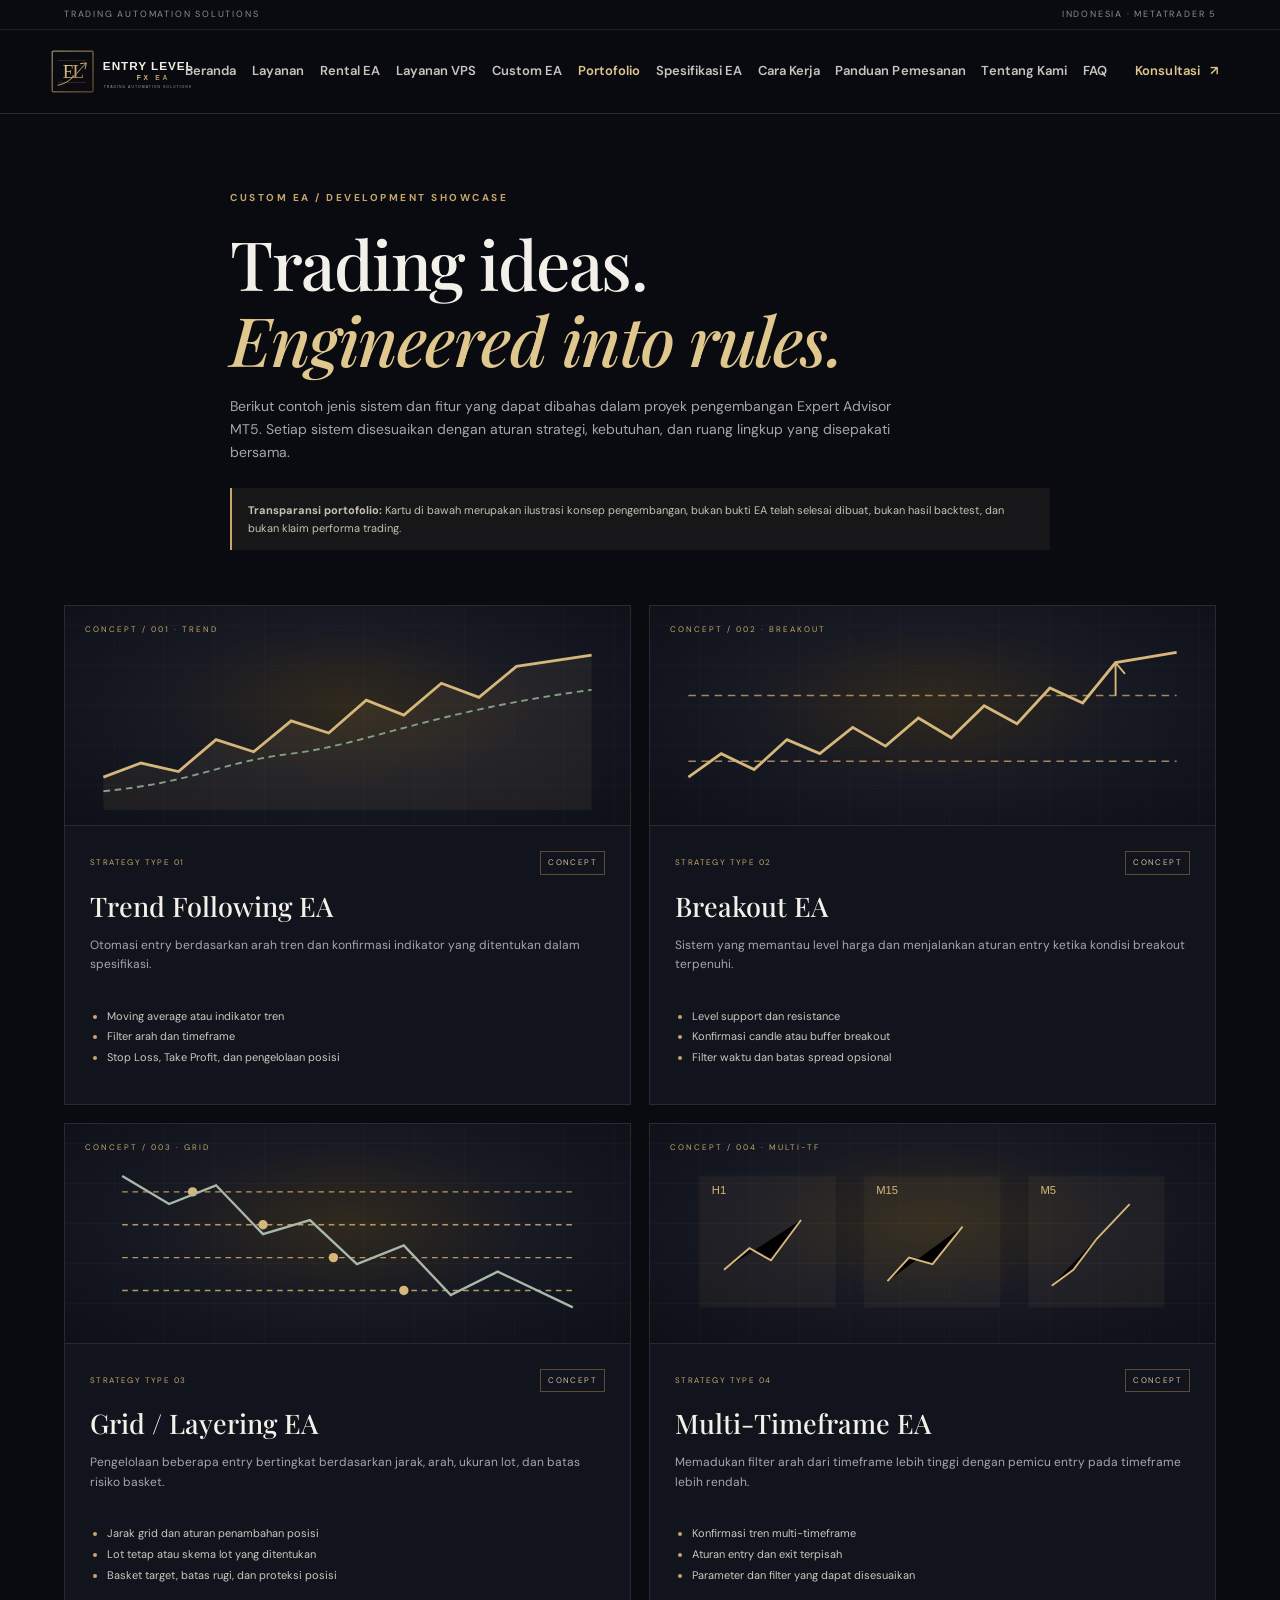
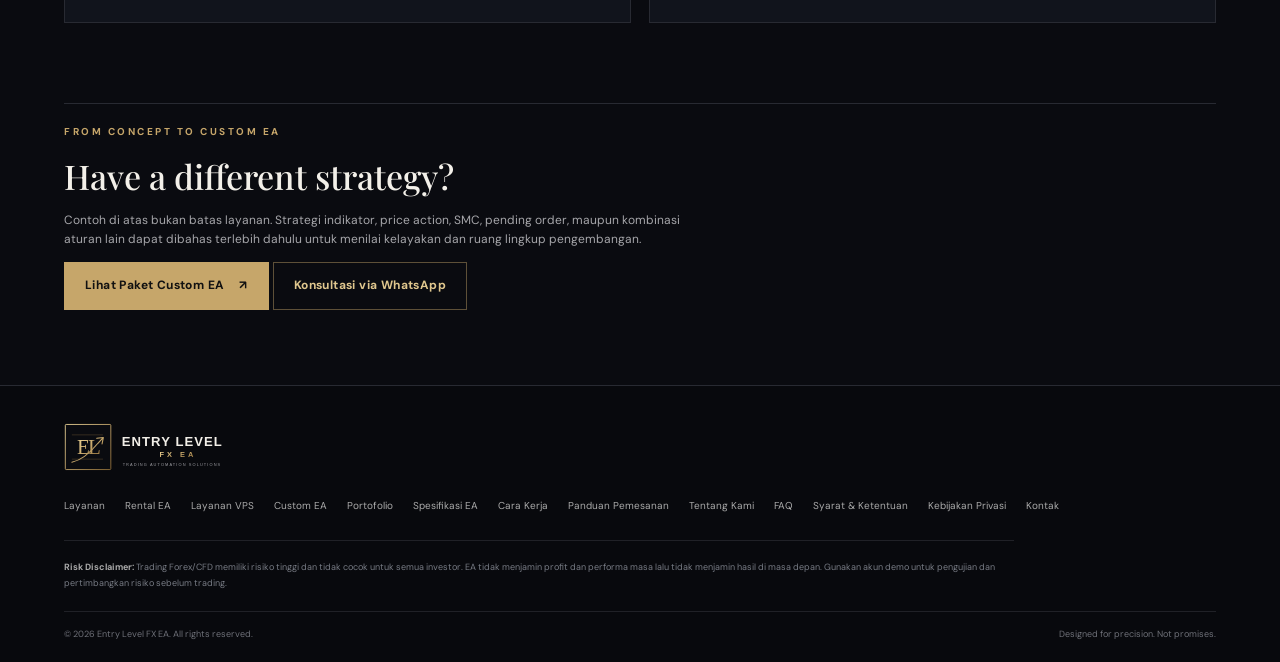
<file: portfolio.html>
<!doctype html>
<html lang="id">
<head>
  <meta charset="utf-8">
  <meta name="viewport" content="width=device-width, initial-scale=1">
  <meta name="theme-color" content="#0a0b10">
  <title>Portofolio Custom EA MT5 | Entry Level FX EA</title>
  <meta name="description" content="Jelajahi contoh konsep pengembangan Expert Advisor MT5 oleh Entry Level FX EA: trend following, breakout, grid layering, dan multi-timeframe.">
  <meta name="robots" content="index,follow">
  <link rel="canonical" href="https://inioza013.github.io/entry-level-fx-ea/portfolio.html">
  <meta property="og:title" content="Portofolio Custom EA MT5 | Entry Level FX EA">
  <meta property="og:description" content="Contoh konsep dan ruang lingkup pengembangan EA MT5 sesuai strategi trading Anda.">
  <meta property="og:type" content="website">
  <meta property="og:url" content="https://inioza013.github.io/entry-level-fx-ea/portfolio.html">
  <link rel="icon" href="favicon.svg" type="image/svg+xml">
  <link rel="stylesheet" href="styles.css">
  <style>
    .portfolio-hero{padding:76px 0 55px;max-width:820px}
    .portfolio-hero h1{font:500 clamp(42px,6vw,68px)/1.12 "Playfair Display",serif;letter-spacing:-1.5px;margin:18px 0}
    .portfolio-hero h1 em{color:var(--gold2);font-weight:500}
    .portfolio-hero p{max-width:690px;color:var(--muted);font-size:14px}
    .portfolio-disclosure{margin-top:24px;padding:13px 16px;border-left:2px solid var(--gold);background:#17171a;color:#c8c1b2;font-size:11px}
    .portfolio-grid{display:grid;grid-template-columns:repeat(2,minmax(0,1fr));gap:18px;padding-bottom:80px}
    .portfolio-card{border:1px solid var(--line);background:var(--panel);min-width:0}
    .portfolio-art{height:220px;position:relative;overflow:hidden;background:radial-gradient(ellipse at 50% 45%,#30291d 0,#171923 48%,#0d1017 100%);border-bottom:1px solid var(--line)}
    .portfolio-art:before{content:"";position:absolute;inset:0;background:repeating-linear-gradient(0deg,transparent 0 39px,#ffffff0b 40px),repeating-linear-gradient(90deg,transparent 0 49px,#ffffff08 50px)}
    .portfolio-art .art-label{position:absolute;top:17px;left:20px;font-size:8px;letter-spacing:2px;color:#c6a66a}
    .portfolio-art svg{position:absolute;inset:35px 18px 15px;width:calc(100% - 36px);height:calc(100% - 50px)}
    .portfolio-content{padding:25px}
    .portfolio-meta{display:flex;justify-content:space-between;gap:10px;align-items:center;font-size:8px;letter-spacing:1.4px;color:var(--gold)}
    .portfolio-meta span:last-child{border:1px solid #5c4b32;padding:4px 7px;color:#cfc0a0}
    .portfolio-content h2{font:500 27px "Playfair Display",serif;margin:13px 0 7px}
    .portfolio-content p{font-size:12px;color:var(--muted);min-height:58px}
    .portfolio-content ul{padding-left:17px;color:#cbc8c0;font-size:11px;line-height:1.9}
    .portfolio-content li::marker{color:var(--gold)}
    .portfolio-foot{padding:20px 0 75px;border-top:1px solid var(--line)}
    .portfolio-foot h2{font:500 34px "Playfair Display",serif;margin:12px 0}
    .portfolio-foot p{font-size:12px;color:var(--muted);max-width:650px}
    @media(max-width:680px){.portfolio-hero{padding:52px 0 35px}.portfolio-grid{grid-template-columns:1fr;padding-bottom:55px}.portfolio-art{height:190px}.portfolio-content{padding:22px}.portfolio-content p{min-height:0}}
  </style>
</head>
<body>
  <div class="topline"><span>TRADING AUTOMATION SOLUTIONS</span><span>INDONESIA · METATRADER 5</span></div>
  <header class="site-header">
    <a class="brand" href="index.html#home" aria-label="Entry Level FX EA home"><img class="brand-logo" src="logo.svg" alt="Entry Level FX EA — Trading Automation Solutions"></a>
    <button class="menu-toggle" id="menuToggle" aria-label="Buka navigasi" aria-expanded="false">☰</button>
    <nav id="mainNav" aria-label="Navigasi utama">
      <a href="index.html#home">Beranda</a>
      <a href="index.html#services">Layanan</a>
      <a href="index.html#rental">Rental EA</a>
      <a href="vps.html">Layanan VPS</a>
      <a href="index.html#custom">Custom EA</a>
      <a href="portfolio.html" aria-current="page">Portofolio</a>
      <a href="ea-specifications.html">Spesifikasi EA</a>
      <a href="index.html#process">Cara Kerja</a>
      <a href="panduan-pemesanan.html">Panduan Pemesanan</a>
      <a href="tentang-kami.html">Tentang Kami</a>
      <a href="index.html#faq">FAQ</a>
      <a class="nav-cta" href="index.html#contact">Konsultasi <span>↗</span></a>
    </nav>
  </header>
  <main>
    <section class="section-wrap portfolio-hero">
      <div class="eyebrow">CUSTOM EA / DEVELOPMENT SHOWCASE</div>
      <h1>Trading ideas.<br><em>Engineered into rules.</em></h1>
      <p>Berikut contoh jenis sistem dan fitur yang dapat dibahas dalam proyek pengembangan Expert Advisor MT5. Setiap sistem disesuaikan dengan aturan strategi, kebutuhan, dan ruang lingkup yang disepakati bersama.</p>
      <div class="portfolio-disclosure"><b>Transparansi portofolio:</b> Kartu di bawah merupakan ilustrasi konsep pengembangan, bukan bukti EA telah selesai dibuat, bukan hasil backtest, dan bukan klaim performa trading.</div>
    </section>

    <section class="section-wrap portfolio-grid" aria-label="Contoh konsep pengembangan EA">
      <article class="portfolio-card">
        <div class="portfolio-art">
          <span class="art-label">CONCEPT / 001 · TREND</span>
          <svg viewBox="0 0 520 180" role="img" aria-label="Ilustrasi garis tren dan moving average">
            <path d="M0 145 L40 130 L80 139 L120 105 L160 118 L200 85 L240 98 L280 63 L320 79 L360 45 L400 60 L440 27 L520 15" fill="none" stroke="#d6b77b" stroke-width="3"/>
            <path d="M0 160 C100 150 120 130 200 120 S350 75 520 52" fill="none" stroke="#7d9d8a" stroke-width="2" stroke-dasharray="7 5"/>
            <path d="M0 145 L40 130 L80 139 L120 105 L160 118 L200 85 L240 98 L280 63 L320 79 L360 45 L400 60 L440 27 L520 15 L520 180 L0 180Z" fill="#c6a66a" opacity=".08"/>
          </svg>
        </div>
        <div class="portfolio-content">
          <div class="portfolio-meta"><span>STRATEGY TYPE 01</span><span>CONCEPT</span></div>
          <h2>Trend Following EA</h2>
          <p>Otomasi entry berdasarkan arah tren dan konfirmasi indikator yang ditentukan dalam spesifikasi.</p>
          <ul><li>Moving average atau indikator tren</li><li>Filter arah dan timeframe</li><li>Stop Loss, Take Profit, dan pengelolaan posisi</li></ul>
        </div>
      </article>

      <article class="portfolio-card">
        <div class="portfolio-art">
          <span class="art-label">CONCEPT / 002 · BREAKOUT</span>
          <svg viewBox="0 0 520 180" role="img" aria-label="Ilustrasi level support resistance dan breakout">
            <path d="M0 58 H520 M0 128 H520" stroke="#c6a66a" stroke-width="1.5" stroke-dasharray="8 6" opacity=".8"/>
            <path d="M0 145 L35 120 L70 137 L105 105 L140 120 L175 92 L210 112 L245 82 L280 103 L315 69 L350 88 L385 50 L420 66 L455 23 L520 12" fill="none" stroke="#d6b77b" stroke-width="3"/>
            <path d="M455 23 L455 58 M445 35 L455 23 L465 35" stroke="#d6b77b" stroke-width="2" fill="none"/>
          </svg>
        </div>
        <div class="portfolio-content">
          <div class="portfolio-meta"><span>STRATEGY TYPE 02</span><span>CONCEPT</span></div>
          <h2>Breakout EA</h2>
          <p>Sistem yang memantau level harga dan menjalankan aturan entry ketika kondisi breakout terpenuhi.</p>
          <ul><li>Level support dan resistance</li><li>Konfirmasi candle atau buffer breakout</li><li>Filter waktu dan batas spread opsional</li></ul>
        </div>
      </article>

      <article class="portfolio-card">
        <div class="portfolio-art">
          <span class="art-label">CONCEPT / 003 · GRID</span>
          <svg viewBox="0 0 520 180" role="img" aria-label="Ilustrasi level entry bertingkat">
            <g stroke="#c6a66a" stroke-width="1.5" stroke-dasharray="6 5" opacity=".9"><path d="M20 35 H500 M20 70 H500 M20 105 H500 M20 140 H500"/></g>
            <g fill="#d6b77b"><circle cx="95" cy="35" r="5"/><circle cx="170" cy="70" r="5"/><circle cx="245" cy="105" r="5"/><circle cx="320" cy="140" r="5"/></g>
            <path d="M20 18 L70 48 L120 28 L170 80 L220 65 L270 112 L320 92 L370 145 L420 120 L500 158" fill="none" stroke="#a9b9a9" stroke-width="2.5"/>
          </svg>
        </div>
        <div class="portfolio-content">
          <div class="portfolio-meta"><span>STRATEGY TYPE 03</span><span>CONCEPT</span></div>
          <h2>Grid / Layering EA</h2>
          <p>Pengelolaan beberapa entry bertingkat berdasarkan jarak, arah, ukuran lot, dan batas risiko basket.</p>
          <ul><li>Jarak grid dan aturan penambahan posisi</li><li>Lot tetap atau skema lot yang ditentukan</li><li>Basket target, batas rugi, dan proteksi posisi</li></ul>
        </div>
      </article>

      <article class="portfolio-card">
        <div class="portfolio-art">
          <span class="art-label">CONCEPT / 004 · MULTI-TF</span>
          <svg viewBox="0 0 520 180" role="img" aria-label="Ilustrasi konfirmasi multi timeframe">
            <rect x="12" y="18" width="145" height="140" fill="#c6a66a" opacity=".06" stroke="#776344"/>
            <rect x="187" y="18" width="145" height="140" fill="#c6a66a" opacity=".06" stroke="#776344"/>
            <rect x="362" y="18" width="145" height="140" fill="#c6a66a" opacity=".06" stroke="#776344"/>
            <g fill="#d6b77b" font-size="12" font-family="Arial"><text x="25" y="37">H1</text><text x="200" y="37">M15</text><text x="375" y="37">M5</text></g>
            <g stroke="#d6b77b" stroke-width="2"><path d="M38 118 L65 95 L88 108 L120 65"/><path d="M212 130 L235 105 L260 112 L292 72"/><path d="M387 135 L410 118 L435 85 L470 48"/></g>
          </svg>
        </div>
        <div class="portfolio-content">
          <div class="portfolio-meta"><span>STRATEGY TYPE 04</span><span>CONCEPT</span></div>
          <h2>Multi-Timeframe EA</h2>
          <p>Memadukan filter arah dari timeframe lebih tinggi dengan pemicu entry pada timeframe lebih rendah.</p>
          <ul><li>Konfirmasi tren multi-timeframe</li><li>Aturan entry dan exit terpisah</li><li>Parameter dan filter yang dapat disesuaikan</li></ul>
        </div>
      </article>
    </section>

    <section class="section-wrap portfolio-foot">
      <div class="eyebrow">FROM CONCEPT TO CUSTOM EA</div>
      <h2>Have a different strategy?</h2>
      <p>Contoh di atas bukan batas layanan. Strategi indikator, price action, SMC, pending order, maupun kombinasi aturan lain dapat dibahas terlebih dahulu untuk menilai kelayakan dan ruang lingkup pengembangan.</p>
      <a class="button button-gold" href="index.html#custom">Lihat Paket Custom EA <span>↗</span></a>
      <a class="button button-outline" id="mainWhatsApp" href="#" target="_blank" rel="noopener">Konsultasi via WhatsApp</a>
    </section>
  </main>
  <footer class="site-footer">
    <div class="footer-brand"><img class="footer-logo" src="logo.svg" alt="Entry Level FX EA"></div>
    <div class="footer-links"><a href="index.html#services">Layanan</a><a href="index.html#rental">Rental EA</a><a href="vps.html">Layanan VPS</a><a href="index.html#custom">Custom EA</a><a href="portfolio.html">Portofolio</a><a href="ea-specifications.html">Spesifikasi EA</a><a href="index.html#process">Cara Kerja</a><a href="panduan-pemesanan.html">Panduan Pemesanan</a><a href="tentang-kami.html">Tentang Kami</a><a href="index.html#faq">FAQ</a><a href="terms.html">Syarat &amp; Ketentuan</a><a href="kebijakan-privasi.html">Kebijakan Privasi</a><a href="index.html#contact">Kontak</a></div>
    <p class="risk-disclaimer"><b>Risk Disclaimer:</b> Trading Forex/CFD memiliki risiko tinggi dan tidak cocok untuk semua investor. EA tidak menjamin profit dan performa masa lalu tidak menjamin hasil di masa depan. Gunakan akun demo untuk pengujian dan pertimbangkan risiko sebelum trading.</p>
    <div class="footer-bottom"><span>© <span id="year"></span> Entry Level FX EA. All rights reserved.</span><span>Designed for precision. Not promises.</span></div>
  </footer>
  <script src="script.js"></script>
</body>
</html>
</file>
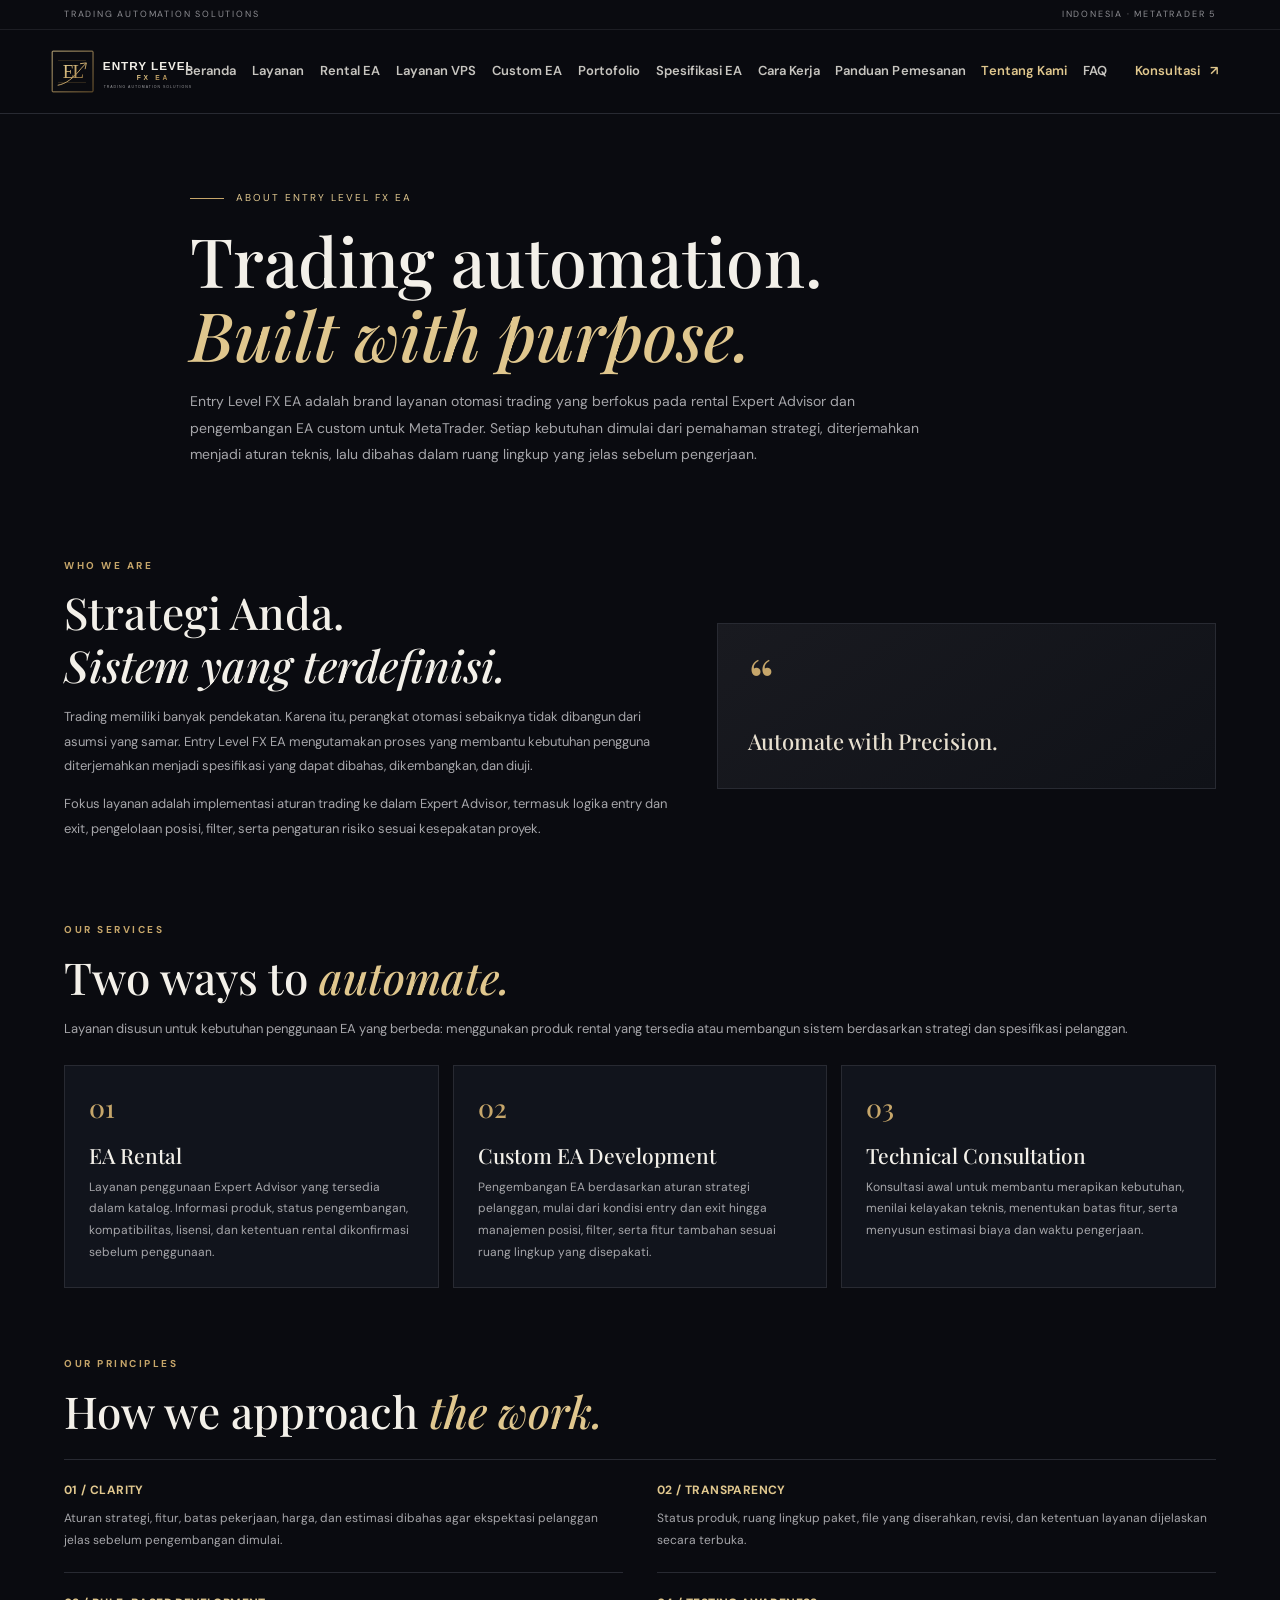
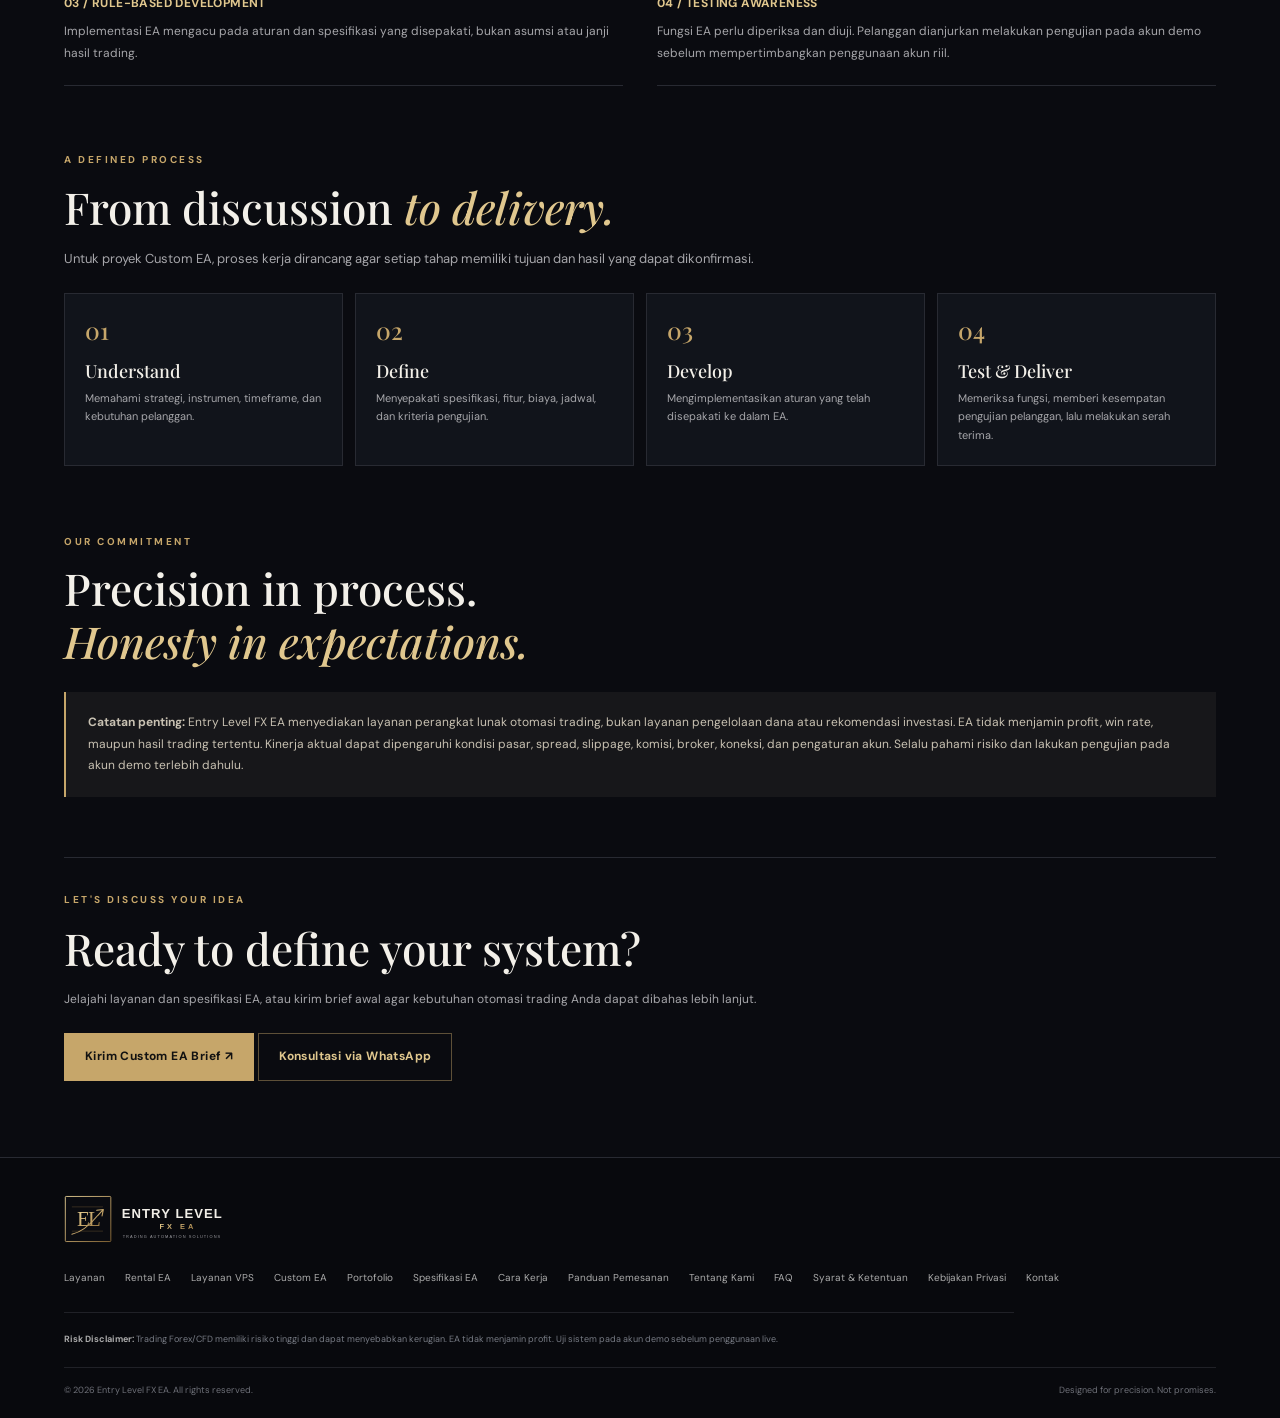
<file: tentang-kami.html>
<!doctype html>
<html lang="id">
<head>
  <meta charset="utf-8">
  <meta name="viewport" content="width=device-width, initial-scale=1">
  <meta name="theme-color" content="#0a0b10">
  <title>Tentang Kami | Entry Level FX EA — Trading Automation Solutions</title>
  <meta name="description" content="Kenali Entry Level FX EA, layanan rental Expert Advisor dan pengembangan EA custom berbasis MetaTrader untuk membantu trader menerapkan strategi secara terstruktur.">
  <meta name="robots" content="index,follow">
  <link rel="canonical" href="https://inioza013.github.io/entry-level-fx-ea/tentang-kami.html">
  <meta property="og:title" content="Tentang Kami | Entry Level FX EA">
  <meta property="og:description" content="Trading automation solutions: rental EA dan pengembangan Expert Advisor custom dengan pendekatan yang terstruktur dan transparan.">
  <meta property="og:type" content="website">
  <meta property="og:url" content="https://inioza013.github.io/entry-level-fx-ea/tentang-kami.html">
  <link rel="icon" href="favicon.svg" type="image/svg+xml">
  <link rel="stylesheet" href="styles.css">
  <style>
    .about-hero{padding:76px 0 58px;max-width:900px}
    .about-hero h1{font:500 clamp(42px,6vw,68px)/1.1 "Playfair Display",serif;margin:16px 0}
    .about-hero h1 em,.about-heading em{color:var(--gold2);font-weight:500}
    .about-hero>p{max-width:760px;color:var(--muted);font-size:14px;line-height:1.9}
    .about-kicker{display:flex;align-items:center;gap:12px;color:var(--gold2);font-size:10px;letter-spacing:2px}
    .about-kicker:before{content:"";width:34px;height:1px;background:var(--gold)}
    .about-intro{display:grid;grid-template-columns:1.1fr .9fr;gap:42px;align-items:center;padding:18px 0 68px}
    .about-intro h2,.about-heading{font:500 clamp(30px,4vw,44px)/1.2 "Playfair Display",serif;margin:12px 0}
    .about-intro p,.about-section-intro{color:var(--muted);font-size:13px;line-height:1.9}
    .about-statement{padding:30px;border:1px solid var(--line);background:linear-gradient(145deg,#191a20,#101218);position:relative}
    .about-statement:before{content:"“";font:64px "Playfair Display",serif;color:var(--gold);line-height:.8}
    .about-statement p{font:500 22px/1.5 "Playfair Display",serif;color:#e7dfcf;margin:10px 0 0}
    .about-grid{display:grid;grid-template-columns:repeat(3,minmax(0,1fr));gap:14px;margin:24px 0 68px}
    .about-card{padding:24px;background:var(--panel);border:1px solid var(--line);min-width:0}
    .about-card>span{font:500 26px "Playfair Display",serif;color:var(--gold)}
    .about-card h3{font:500 21px "Playfair Display",serif;margin:14px 0 8px}
    .about-card p{font-size:12px;line-height:1.8;color:var(--muted);margin:0}
    .about-values{display:grid;grid-template-columns:repeat(2,minmax(0,1fr));gap:0 34px;margin:22px 0 66px;border-top:1px solid var(--line)}
    .about-value{padding:21px 0;border-bottom:1px solid var(--line)}
    .about-value b{display:block;color:var(--gold2);font-size:12px;letter-spacing:.4px;margin-bottom:7px}
    .about-value p{font-size:12px;line-height:1.8;color:var(--muted);margin:0}
    .about-process{display:grid;grid-template-columns:repeat(4,minmax(0,1fr));gap:12px;margin:22px 0 68px}
    .about-process article{padding:20px;background:#11141b;border:1px solid var(--line)}
    .about-process article>span{font:500 24px "Playfair Display",serif;color:var(--gold)}
    .about-process h3{font:500 18px "Playfair Display",serif;margin:10px 0 6px}
    .about-process p{font-size:11px;line-height:1.7;color:var(--muted);margin:0}
    .about-disclaimer{padding:20px 22px;border-left:2px solid var(--gold);background:#17171a;color:#c8c1b2;font-size:12px;line-height:1.8;margin:24px 0 60px}
    .about-cta{padding:34px 0 76px;border-top:1px solid var(--line)}
    .about-cta h2{font:500 clamp(30px,4vw,44px) "Playfair Display",serif;margin:10px 0}
    .about-cta p{font-size:12px;line-height:1.8;color:var(--muted);max-width:700px;margin-bottom:22px}
    @media(max-width:900px){.about-process{grid-template-columns:repeat(2,minmax(0,1fr))}}
    @media(max-width:680px){.about-hero{padding:50px 0 35px}.about-intro{grid-template-columns:1fr;gap:20px;padding-bottom:45px}.about-grid{grid-template-columns:1fr;margin-bottom:48px}.about-values{grid-template-columns:1fr;margin-bottom:48px}.about-process{grid-template-columns:1fr 1fr;margin-bottom:48px}.about-card{padding:20px}.about-statement{padding:24px}.about-statement p{font-size:19px}.about-cta{padding-bottom:54px}}
  </style>
</head>
<body>
  <div class="topline"><span>TRADING AUTOMATION SOLUTIONS</span><span>INDONESIA · METATRADER 5</span></div>
  <header class="site-header">
    <a class="brand" href="index.html#home" aria-label="Entry Level FX EA home"><img class="brand-logo" src="logo.svg" alt="Entry Level FX EA — Trading Automation Solutions"></a>
    <button class="menu-toggle" id="menuToggle" aria-label="Buka navigasi" aria-expanded="false">☰</button>
    <nav id="mainNav" aria-label="Navigasi utama">
      <a href="index.html#home">Beranda</a>
      <a href="index.html#services">Layanan</a>
      <a href="index.html#rental">Rental EA</a>
      <a href="vps.html">Layanan VPS</a>
      <a href="index.html#custom">Custom EA</a>
      <a href="portfolio.html">Portofolio</a>
      <a href="ea-specifications.html">Spesifikasi EA</a>
      <a href="index.html#process">Cara Kerja</a>
      <a href="panduan-pemesanan.html">Panduan Pemesanan</a>
      <a href="tentang-kami.html" aria-current="page">Tentang Kami</a>
      <a href="index.html#faq">FAQ</a>
      <a class="nav-cta" href="index.html#contact">Konsultasi <span>↗</span></a>
    </nav>
  </header>
  <main>
    <section class="section-wrap about-hero">
      <div class="about-kicker">ABOUT ENTRY LEVEL FX EA</div>
      <h1>Trading automation.<br><em>Built with purpose.</em></h1>
      <p>Entry Level FX EA adalah brand layanan otomasi trading yang berfokus pada rental Expert Advisor dan pengembangan EA custom untuk MetaTrader. Setiap kebutuhan dimulai dari pemahaman strategi, diterjemahkan menjadi aturan teknis, lalu dibahas dalam ruang lingkup yang jelas sebelum pengerjaan.</p>
    </section>

    <section class="section-wrap about-intro">
      <div>
        <div class="eyebrow">WHO WE ARE</div>
        <h2>Strategi Anda.<br><em>Sistem yang terdefinisi.</em></h2>
        <p>Trading memiliki banyak pendekatan. Karena itu, perangkat otomasi sebaiknya tidak dibangun dari asumsi yang samar. Entry Level FX EA mengutamakan proses yang membantu kebutuhan pengguna diterjemahkan menjadi spesifikasi yang dapat dibahas, dikembangkan, dan diuji.</p>
        <p>Fokus layanan adalah implementasi aturan trading ke dalam Expert Advisor, termasuk logika entry dan exit, pengelolaan posisi, filter, serta pengaturan risiko sesuai kesepakatan proyek.</p>
      </div>
      <div class="about-statement">
        <p>Automate with Precision.</p>
      </div>
    </section>

    <section class="section-wrap">
      <div class="eyebrow">OUR SERVICES</div>
      <h2 class="about-heading">Two ways to <em>automate.</em></h2>
      <p class="about-section-intro">Layanan disusun untuk kebutuhan penggunaan EA yang berbeda: menggunakan produk rental yang tersedia atau membangun sistem berdasarkan strategi dan spesifikasi pelanggan.</p>
      <div class="about-grid">
        <article class="about-card"><span>01</span><h3>EA Rental</h3><p>Layanan penggunaan Expert Advisor yang tersedia dalam katalog. Informasi produk, status pengembangan, kompatibilitas, lisensi, dan ketentuan rental dikonfirmasi sebelum penggunaan.</p></article>
        <article class="about-card"><span>02</span><h3>Custom EA Development</h3><p>Pengembangan EA berdasarkan aturan strategi pelanggan, mulai dari kondisi entry dan exit hingga manajemen posisi, filter, serta fitur tambahan sesuai ruang lingkup yang disepakati.</p></article>
        <article class="about-card"><span>03</span><h3>Technical Consultation</h3><p>Konsultasi awal untuk membantu merapikan kebutuhan, menilai kelayakan teknis, menentukan batas fitur, serta menyusun estimasi biaya dan waktu pengerjaan.</p></article>
      </div>
    </section>

    <section class="section-wrap">
      <div class="eyebrow">OUR PRINCIPLES</div>
      <h2 class="about-heading">How we approach <em>the work.</em></h2>
      <div class="about-values">
        <article class="about-value"><b>01 / CLARITY</b><p>Aturan strategi, fitur, batas pekerjaan, harga, dan estimasi dibahas agar ekspektasi pelanggan jelas sebelum pengembangan dimulai.</p></article>
        <article class="about-value"><b>02 / TRANSPARENCY</b><p>Status produk, ruang lingkup paket, file yang diserahkan, revisi, dan ketentuan layanan dijelaskan secara terbuka.</p></article>
        <article class="about-value"><b>03 / RULE-BASED DEVELOPMENT</b><p>Implementasi EA mengacu pada aturan dan spesifikasi yang disepakati, bukan asumsi atau janji hasil trading.</p></article>
        <article class="about-value"><b>04 / TESTING AWARENESS</b><p>Fungsi EA perlu diperiksa dan diuji. Pelanggan dianjurkan melakukan pengujian pada akun demo sebelum mempertimbangkan penggunaan akun riil.</p></article>
      </div>
    </section>

    <section class="section-wrap">
      <div class="eyebrow">A DEFINED PROCESS</div>
      <h2 class="about-heading">From discussion <em>to delivery.</em></h2>
      <p class="about-section-intro">Untuk proyek Custom EA, proses kerja dirancang agar setiap tahap memiliki tujuan dan hasil yang dapat dikonfirmasi.</p>
      <div class="about-process">
        <article><span>01</span><h3>Understand</h3><p>Memahami strategi, instrumen, timeframe, dan kebutuhan pelanggan.</p></article>
        <article><span>02</span><h3>Define</h3><p>Menyepakati spesifikasi, fitur, biaya, jadwal, dan kriteria pengujian.</p></article>
        <article><span>03</span><h3>Develop</h3><p>Mengimplementasikan aturan yang telah disepakati ke dalam EA.</p></article>
        <article><span>04</span><h3>Test & Deliver</h3><p>Memeriksa fungsi, memberi kesempatan pengujian pelanggan, lalu melakukan serah terima.</p></article>
      </div>
    </section>

    <section class="section-wrap">
      <div class="eyebrow">OUR COMMITMENT</div>
      <h2 class="about-heading">Precision in process.<br><em>Honesty in expectations.</em></h2>
      <div class="about-disclaimer"><b>Catatan penting:</b> Entry Level FX EA menyediakan layanan perangkat lunak otomasi trading, bukan layanan pengelolaan dana atau rekomendasi investasi. EA tidak menjamin profit, win rate, maupun hasil trading tertentu. Kinerja aktual dapat dipengaruhi kondisi pasar, spread, slippage, komisi, broker, koneksi, dan pengaturan akun. Selalu pahami risiko dan lakukan pengujian pada akun demo terlebih dahulu.</div>
    </section>

    <section class="section-wrap about-cta">
      <div class="eyebrow">LET'S DISCUSS YOUR IDEA</div>
      <h2>Ready to define your system?</h2>
      <p>Jelajahi layanan dan spesifikasi EA, atau kirim brief awal agar kebutuhan otomasi trading Anda dapat dibahas lebih lanjut.</p>
      <a class="button button-gold" href="index.html#custom-form">Kirim Custom EA Brief ↗</a>
      <a class="button button-outline" href="https://wa.me/62895328696545?text=Halo%20Entry%20Level%20FX%20EA%2C%20saya%20ingin%20konsultasi%20layanan%20EA." target="_blank" rel="noopener">Konsultasi via WhatsApp</a>
    </section>
  </main>
  <footer class="site-footer">
    <div class="footer-brand"><img class="footer-logo" src="logo.svg" alt="Entry Level FX EA"></div>
    <div class="footer-links"><a href="index.html#services">Layanan</a><a href="index.html#rental">Rental EA</a><a href="vps.html">Layanan VPS</a><a href="index.html#custom">Custom EA</a><a href="portfolio.html">Portofolio</a><a href="ea-specifications.html">Spesifikasi EA</a><a href="index.html#process">Cara Kerja</a><a href="panduan-pemesanan.html">Panduan Pemesanan</a><a href="tentang-kami.html">Tentang Kami</a><a href="index.html#faq">FAQ</a><a href="terms.html">Syarat &amp; Ketentuan</a><a href="kebijakan-privasi.html">Kebijakan Privasi</a><a href="index.html#contact">Kontak</a></div>
    <p class="risk-disclaimer"><b>Risk Disclaimer:</b> Trading Forex/CFD memiliki risiko tinggi dan dapat menyebabkan kerugian. EA tidak menjamin profit. Uji sistem pada akun demo sebelum penggunaan live.</p>
    <div class="footer-bottom"><span>© <span id="year"></span> Entry Level FX EA. All rights reserved.</span><span>Designed for precision. Not promises.</span></div>
  </footer>
  <script src="script.js"></script>
</body>
</html>
</file>
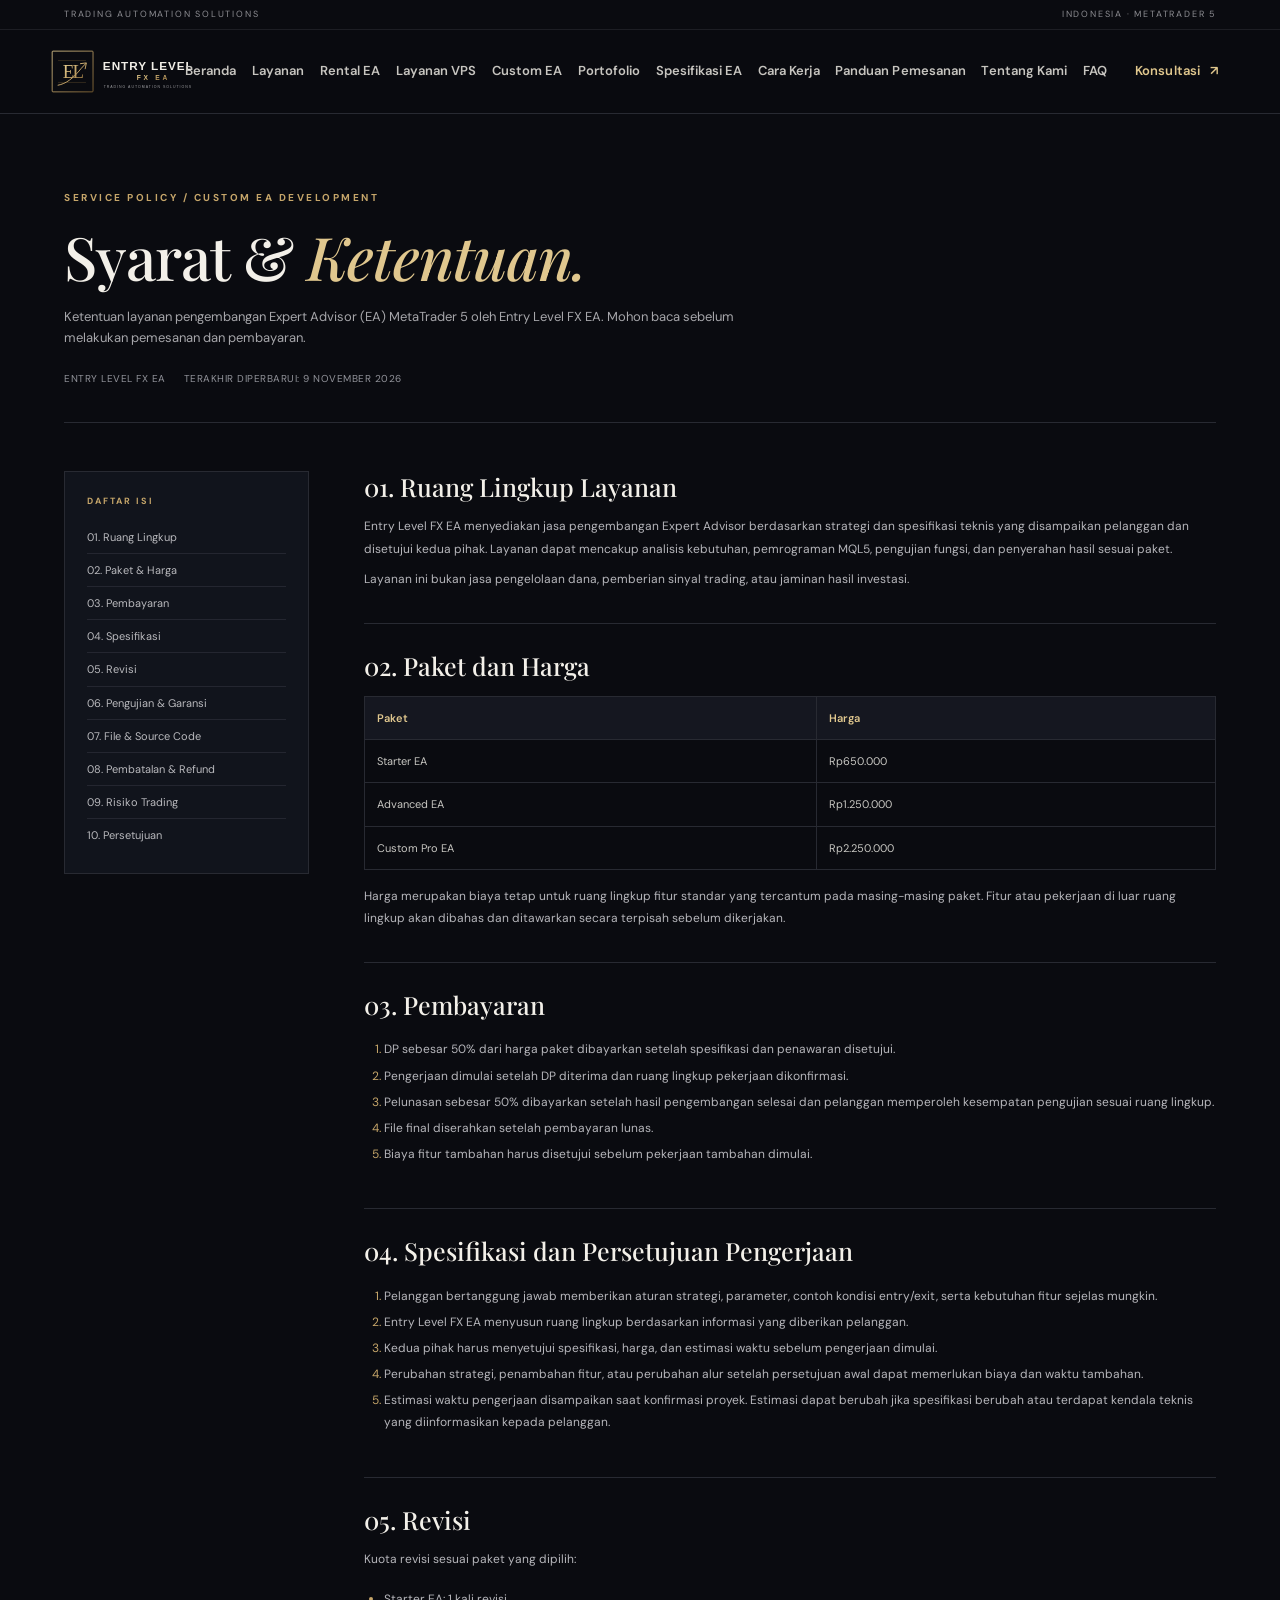
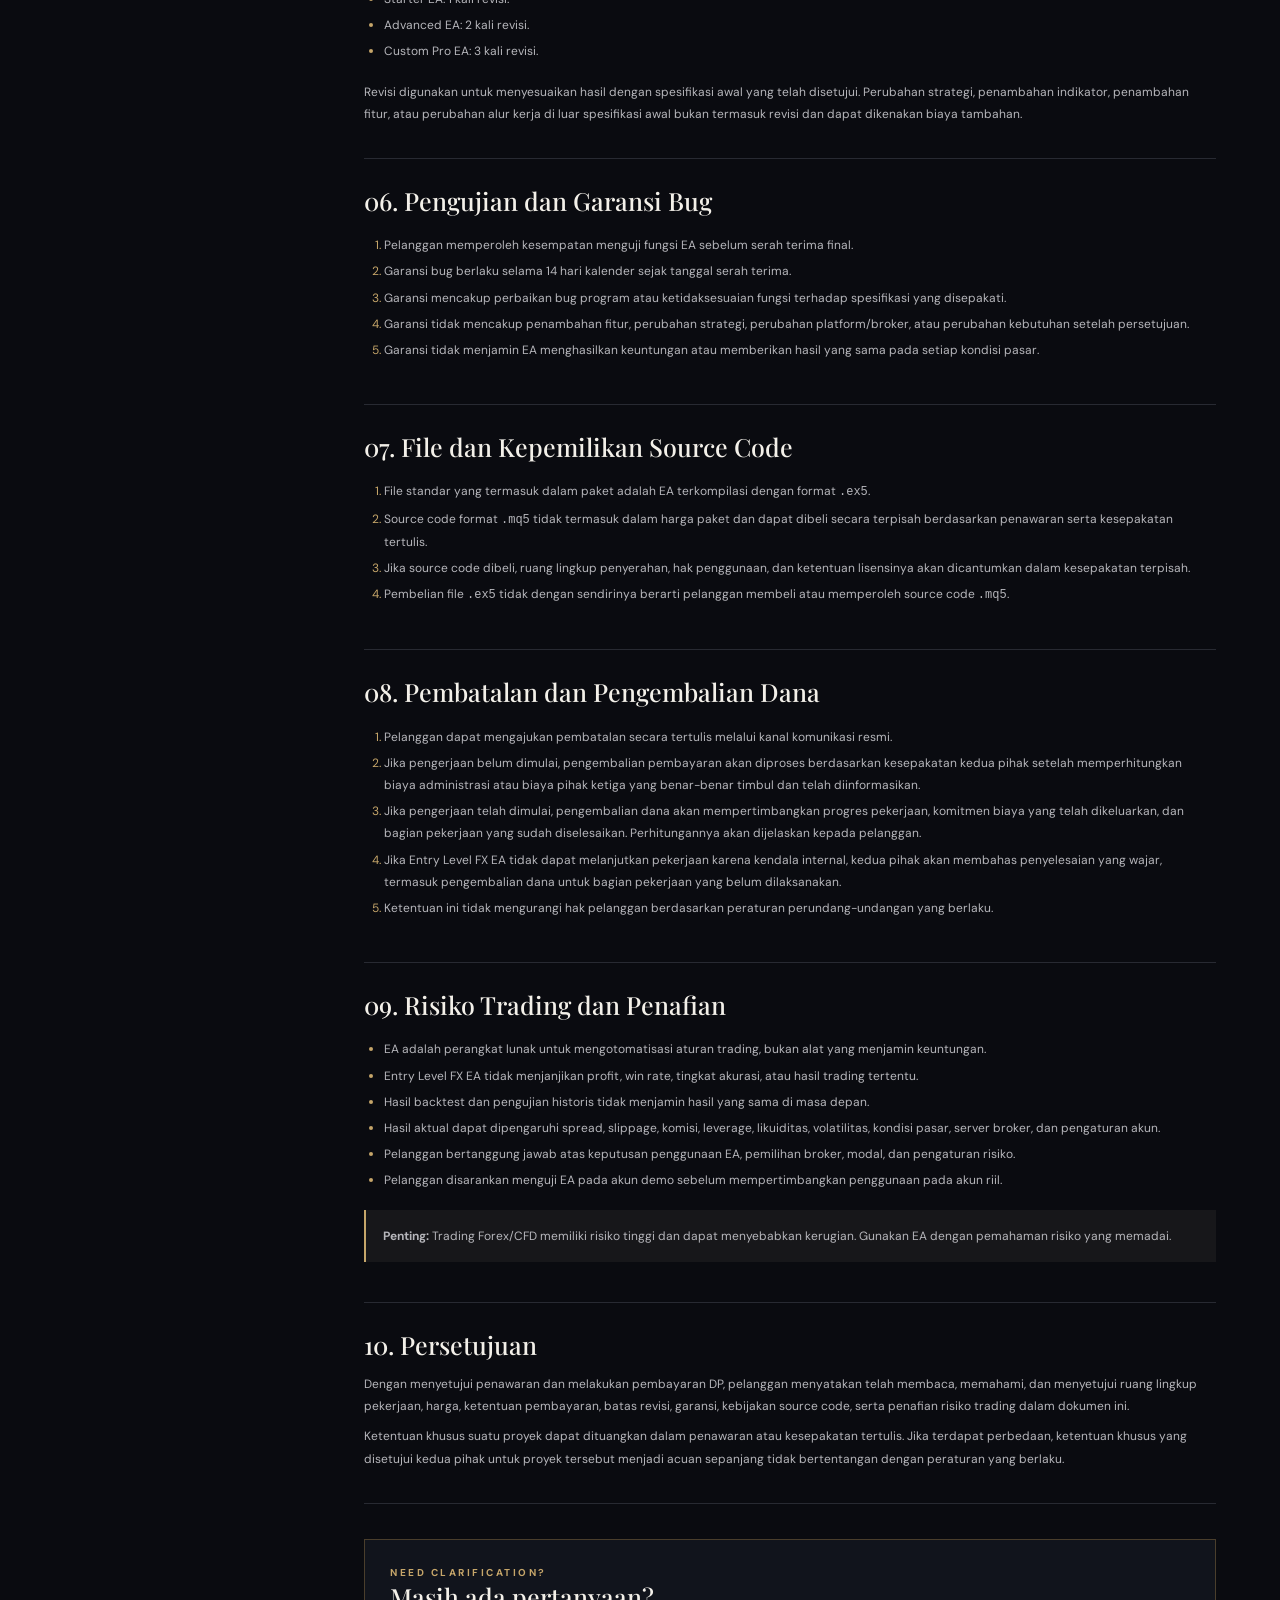
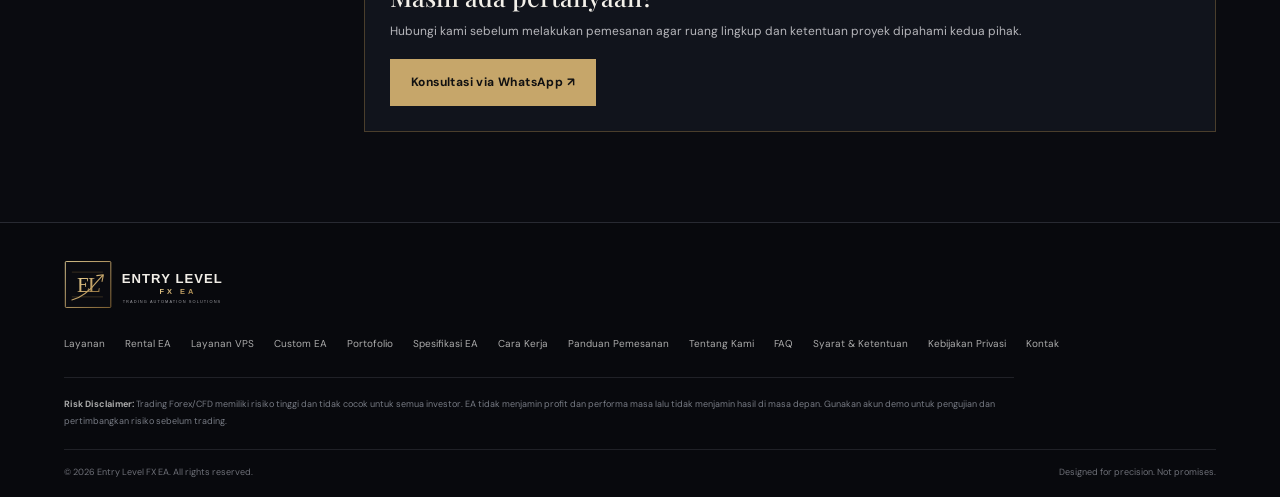
<file: terms.html>
<!doctype html>
<html lang="id">
<head>
  <meta charset="utf-8">
  <meta name="viewport" content="width=device-width, initial-scale=1">
  <meta name="theme-color" content="#0a0b10">
  <title>Syarat & Ketentuan Custom EA | Entry Level FX EA</title>
  <meta name="description" content="Baca syarat dan ketentuan layanan Custom EA Development Entry Level FX EA, termasuk pembayaran, revisi, garansi, source code, refund, dan risiko trading.">
  <meta name="robots" content="index,follow">
  <link rel="canonical" href="https://inioza013.github.io/entry-level-fx-ea/terms.html">
  <meta property="og:title" content="Syarat & Ketentuan Custom EA | Entry Level FX EA">
  <meta property="og:description" content="Ketentuan layanan pengembangan Expert Advisor MT5 Entry Level FX EA.">
  <meta property="og:type" content="website">
  <meta property="og:url" content="https://inioza013.github.io/entry-level-fx-ea/terms.html">
  <link rel="icon" href="favicon.svg" type="image/svg+xml">
  <link rel="stylesheet" href="styles.css">
  <style>
    .legal-hero{padding:76px 0 35px;border-bottom:1px solid var(--line)}
    .legal-hero h1{font:500 clamp(38px,5vw,60px)/1.12 "Playfair Display",serif;letter-spacing:-1px;margin:16px 0}
    .legal-hero h1 em{color:var(--gold2);font-weight:500}
    .legal-hero p{max-width:720px;color:var(--muted);font-size:13px}
    .legal-meta{display:flex;gap:18px;flex-wrap:wrap;color:#92939a;font-size:10px;letter-spacing:.5px;margin-top:22px}
    .legal-layout{display:grid;grid-template-columns:245px minmax(0,1fr);gap:55px;padding:48px 0 90px;align-items:start}
    .legal-toc{position:sticky;top:112px;border:1px solid var(--line);background:var(--panel);padding:22px}
    .legal-toc b{display:block;color:var(--gold);font-size:9px;letter-spacing:2px;margin-bottom:12px}
    .legal-toc a{display:block;color:#b9b9bd;font-size:11px;padding:7px 0;border-bottom:1px solid #242630}
    .legal-toc a:last-child{border:0}
    .legal-toc a:hover{color:var(--gold2)}
    .legal-content section{padding:0 0 25px;margin:0 0 26px;border-bottom:1px solid var(--line);scroll-margin-top:110px}
    .legal-content h2{font:500 25px/1.25 "Playfair Display",serif;margin:0 0 13px;color:var(--text)}
    .legal-content p,.legal-content li{font-size:12px;color:#b6b6bb;line-height:1.85}
    .legal-content p{margin:8px 0}
    .legal-content ul,.legal-content ol{padding-left:20px}
    .legal-content li{padding:2px 0}
    .legal-content li::marker{color:var(--gold)}
    .legal-price{width:100%;border-collapse:collapse;margin:15px 0}
    .legal-price th,.legal-price td{padding:12px;text-align:left;border:1px solid var(--line);font-size:11px}
    .legal-price th{color:var(--gold2);font-weight:600;background:#151720}
    .legal-price td{color:#c8c7c2}
    .legal-callout{padding:15px 17px;border-left:2px solid var(--gold);background:#17171a;margin:15px 0}
    .legal-callout p{margin:0}
    .legal-contact{padding:25px;background:var(--panel);border:1px solid #4a3e2c;margin-top:35px}
    .legal-contact h2{margin-bottom:8px}
    .legal-contact p{margin-bottom:16px}
    @media(max-width:800px){.legal-layout{grid-template-columns:1fr;gap:25px}.legal-toc{position:static;display:grid;grid-template-columns:1fr 1fr;gap:0 15px}.legal-toc b{grid-column:1/-1}.legal-hero{padding-top:55px}}
    @media(max-width:520px){.legal-toc{grid-template-columns:1fr}.legal-content h2{font-size:23px}.legal-price th,.legal-price td{padding:9px 7px;font-size:10px}}
  </style>
</head>
<body>
  <div class="topline"><span>TRADING AUTOMATION SOLUTIONS</span><span>INDONESIA · METATRADER 5</span></div>
  <header class="site-header">
    <a class="brand" href="index.html#home" aria-label="Entry Level FX EA home"><img class="brand-logo" src="logo.svg" alt="Entry Level FX EA — Trading Automation Solutions"></a>
    <button class="menu-toggle" id="menuToggle" aria-label="Buka navigasi" aria-expanded="false">☰</button>
    <nav id="mainNav" aria-label="Navigasi utama">
      <a href="index.html#home">Beranda</a>
      <a href="index.html#services">Layanan</a>
      <a href="index.html#rental">Rental EA</a>
      <a href="vps.html">Layanan VPS</a>
      <a href="index.html#custom">Custom EA</a>
      <a href="portfolio.html">Portofolio</a>
      <a href="ea-specifications.html">Spesifikasi EA</a>
      <a href="index.html#process">Cara Kerja</a>
      <a href="panduan-pemesanan.html">Panduan Pemesanan</a>
      <a href="tentang-kami.html">Tentang Kami</a>
      <a href="index.html#faq">FAQ</a>
      <a class="nav-cta" href="index.html#contact">Konsultasi <span>↗</span></a>
    </nav>
  </header>

  <main class="section-wrap">
    <section class="legal-hero">
      <div class="eyebrow">SERVICE POLICY / CUSTOM EA DEVELOPMENT</div>
      <h1>Syarat & <em>Ketentuan.</em></h1>
      <p>Ketentuan layanan pengembangan Expert Advisor (EA) MetaTrader 5 oleh Entry Level FX EA. Mohon baca sebelum melakukan pemesanan dan pembayaran.</p>
      <div class="legal-meta"><span>ENTRY LEVEL FX EA</span><span>TERAKHIR DIPERBARUI: 9 NOVEMBER 2026</span></div>
    </section>

    <div class="legal-layout">
      <aside class="legal-toc" aria-label="Daftar isi">
        <b>DAFTAR ISI</b>
        <a href="#ruang-lingkup">01. Ruang Lingkup</a>
        <a href="#paket">02. Paket & Harga</a>
        <a href="#pembayaran">03. Pembayaran</a>
        <a href="#spesifikasi">04. Spesifikasi</a>
        <a href="#revisi">05. Revisi</a>
        <a href="#garansi">06. Pengujian & Garansi</a>
        <a href="#source-code">07. File & Source Code</a>
        <a href="#refund">08. Pembatalan & Refund</a>
        <a href="#risiko">09. Risiko Trading</a>
        <a href="#persetujuan">10. Persetujuan</a>
      </aside>

      <article class="legal-content">
        <section id="ruang-lingkup">
          <h2>01. Ruang Lingkup Layanan</h2>
          <p>Entry Level FX EA menyediakan jasa pengembangan Expert Advisor berdasarkan strategi dan spesifikasi teknis yang disampaikan pelanggan dan disetujui kedua pihak. Layanan dapat mencakup analisis kebutuhan, pemrograman MQL5, pengujian fungsi, dan penyerahan hasil sesuai paket.</p>
          <p>Layanan ini bukan jasa pengelolaan dana, pemberian sinyal trading, atau jaminan hasil investasi.</p>
        </section>

        <section id="paket">
          <h2>02. Paket dan Harga</h2>
          <table class="legal-price">
            <thead><tr><th>Paket</th><th>Harga</th></tr></thead>
            <tbody>
              <tr><td>Starter EA</td><td>Rp650.000</td></tr>
              <tr><td>Advanced EA</td><td>Rp1.250.000</td></tr>
              <tr><td>Custom Pro EA</td><td>Rp2.250.000</td></tr>
            </tbody>
          </table>
          <p>Harga merupakan biaya tetap untuk ruang lingkup fitur standar yang tercantum pada masing-masing paket. Fitur atau pekerjaan di luar ruang lingkup akan dibahas dan ditawarkan secara terpisah sebelum dikerjakan.</p>
        </section>

        <section id="pembayaran">
          <h2>03. Pembayaran</h2>
          <ol>
            <li>DP sebesar 50% dari harga paket dibayarkan setelah spesifikasi dan penawaran disetujui.</li>
            <li>Pengerjaan dimulai setelah DP diterima dan ruang lingkup pekerjaan dikonfirmasi.</li>
            <li>Pelunasan sebesar 50% dibayarkan setelah hasil pengembangan selesai dan pelanggan memperoleh kesempatan pengujian sesuai ruang lingkup.</li>
            <li>File final diserahkan setelah pembayaran lunas.</li>
            <li>Biaya fitur tambahan harus disetujui sebelum pekerjaan tambahan dimulai.</li>
          </ol>
        </section>

        <section id="spesifikasi">
          <h2>04. Spesifikasi dan Persetujuan Pengerjaan</h2>
          <ol>
            <li>Pelanggan bertanggung jawab memberikan aturan strategi, parameter, contoh kondisi entry/exit, serta kebutuhan fitur sejelas mungkin.</li>
            <li>Entry Level FX EA menyusun ruang lingkup berdasarkan informasi yang diberikan pelanggan.</li>
            <li>Kedua pihak harus menyetujui spesifikasi, harga, dan estimasi waktu sebelum pengerjaan dimulai.</li>
            <li>Perubahan strategi, penambahan fitur, atau perubahan alur setelah persetujuan awal dapat memerlukan biaya dan waktu tambahan.</li>
            <li>Estimasi waktu pengerjaan disampaikan saat konfirmasi proyek. Estimasi dapat berubah jika spesifikasi berubah atau terdapat kendala teknis yang diinformasikan kepada pelanggan.</li>
          </ol>
        </section>

        <section id="revisi">
          <h2>05. Revisi</h2>
          <p>Kuota revisi sesuai paket yang dipilih:</p>
          <ul>
            <li>Starter EA: 1 kali revisi.</li>
            <li>Advanced EA: 2 kali revisi.</li>
            <li>Custom Pro EA: 3 kali revisi.</li>
          </ul>
          <p>Revisi digunakan untuk menyesuaikan hasil dengan spesifikasi awal yang telah disetujui. Perubahan strategi, penambahan indikator, penambahan fitur, atau perubahan alur kerja di luar spesifikasi awal bukan termasuk revisi dan dapat dikenakan biaya tambahan.</p>
        </section>

        <section id="garansi">
          <h2>06. Pengujian dan Garansi Bug</h2>
          <ol>
            <li>Pelanggan memperoleh kesempatan menguji fungsi EA sebelum serah terima final.</li>
            <li>Garansi bug berlaku selama 14 hari kalender sejak tanggal serah terima.</li>
            <li>Garansi mencakup perbaikan bug program atau ketidaksesuaian fungsi terhadap spesifikasi yang disepakati.</li>
            <li>Garansi tidak mencakup penambahan fitur, perubahan strategi, perubahan platform/broker, atau perubahan kebutuhan setelah persetujuan.</li>
            <li>Garansi tidak menjamin EA menghasilkan keuntungan atau memberikan hasil yang sama pada setiap kondisi pasar.</li>
          </ol>
        </section>

        <section id="source-code">
          <h2>07. File dan Kepemilikan Source Code</h2>
          <ol>
            <li>File standar yang termasuk dalam paket adalah EA terkompilasi dengan format <code>.ex5</code>.</li>
            <li>Source code format <code>.mq5</code> tidak termasuk dalam harga paket dan dapat dibeli secara terpisah berdasarkan penawaran serta kesepakatan tertulis.</li>
            <li>Jika source code dibeli, ruang lingkup penyerahan, hak penggunaan, dan ketentuan lisensinya akan dicantumkan dalam kesepakatan terpisah.</li>
            <li>Pembelian file <code>.ex5</code> tidak dengan sendirinya berarti pelanggan membeli atau memperoleh source code <code>.mq5</code>.</li>
          </ol>
        </section>

        <section id="refund">
          <h2>08. Pembatalan dan Pengembalian Dana</h2>
          <ol>
            <li>Pelanggan dapat mengajukan pembatalan secara tertulis melalui kanal komunikasi resmi.</li>
            <li>Jika pengerjaan belum dimulai, pengembalian pembayaran akan diproses berdasarkan kesepakatan kedua pihak setelah memperhitungkan biaya administrasi atau biaya pihak ketiga yang benar-benar timbul dan telah diinformasikan.</li>
            <li>Jika pengerjaan telah dimulai, pengembalian dana akan mempertimbangkan progres pekerjaan, komitmen biaya yang telah dikeluarkan, dan bagian pekerjaan yang sudah diselesaikan. Perhitungannya akan dijelaskan kepada pelanggan.</li>
            <li>Jika Entry Level FX EA tidak dapat melanjutkan pekerjaan karena kendala internal, kedua pihak akan membahas penyelesaian yang wajar, termasuk pengembalian dana untuk bagian pekerjaan yang belum dilaksanakan.</li>
            <li>Ketentuan ini tidak mengurangi hak pelanggan berdasarkan peraturan perundang-undangan yang berlaku.</li>
          </ol>
        </section>

        <section id="risiko">
          <h2>09. Risiko Trading dan Penafian</h2>
          <ul>
            <li>EA adalah perangkat lunak untuk mengotomatisasi aturan trading, bukan alat yang menjamin keuntungan.</li>
            <li>Entry Level FX EA tidak menjanjikan profit, win rate, tingkat akurasi, atau hasil trading tertentu.</li>
            <li>Hasil backtest dan pengujian historis tidak menjamin hasil yang sama di masa depan.</li>
            <li>Hasil aktual dapat dipengaruhi spread, slippage, komisi, leverage, likuiditas, volatilitas, kondisi pasar, server broker, dan pengaturan akun.</li>
            <li>Pelanggan bertanggung jawab atas keputusan penggunaan EA, pemilihan broker, modal, dan pengaturan risiko.</li>
            <li>Pelanggan disarankan menguji EA pada akun demo sebelum mempertimbangkan penggunaan pada akun riil.</li>
          </ul>
          <div class="legal-callout"><p><strong>Penting:</strong> Trading Forex/CFD memiliki risiko tinggi dan dapat menyebabkan kerugian. Gunakan EA dengan pemahaman risiko yang memadai.</p></div>
        </section>

        <section id="persetujuan">
          <h2>10. Persetujuan</h2>
          <p>Dengan menyetujui penawaran dan melakukan pembayaran DP, pelanggan menyatakan telah membaca, memahami, dan menyetujui ruang lingkup pekerjaan, harga, ketentuan pembayaran, batas revisi, garansi, kebijakan source code, serta penafian risiko trading dalam dokumen ini.</p>
          <p>Ketentuan khusus suatu proyek dapat dituangkan dalam penawaran atau kesepakatan tertulis. Jika terdapat perbedaan, ketentuan khusus yang disetujui kedua pihak untuk proyek tersebut menjadi acuan sepanjang tidak bertentangan dengan peraturan yang berlaku.</p>
        </section>

        <div class="legal-contact">
          <div class="eyebrow">NEED CLARIFICATION?</div>
          <h2>Masih ada pertanyaan?</h2>
          <p>Hubungi kami sebelum melakukan pemesanan agar ruang lingkup dan ketentuan proyek dipahami kedua pihak.</p>
          <a class="button button-gold" href="https://wa.me/62895328696545?text=Halo%20Entry%20Level%20FX%20EA%2C%20saya%20ingin%20bertanya%20tentang%20Syarat%20dan%20Ketentuan%20Custom%20EA." target="_blank" rel="noopener">Konsultasi via WhatsApp ↗</a>
        </div>
      </article>
    </div>
  </main>

  <footer class="site-footer">
    <div class="footer-brand"><img class="footer-logo" src="logo.svg" alt="Entry Level FX EA"></div>
    <div class="footer-links"><a href="index.html#services">Layanan</a><a href="index.html#rental">Rental EA</a><a href="vps.html">Layanan VPS</a><a href="index.html#custom">Custom EA</a><a href="portfolio.html">Portofolio</a><a href="ea-specifications.html">Spesifikasi EA</a><a href="index.html#process">Cara Kerja</a><a href="panduan-pemesanan.html">Panduan Pemesanan</a><a href="tentang-kami.html">Tentang Kami</a><a href="index.html#faq">FAQ</a><a href="terms.html">Syarat &amp; Ketentuan</a><a href="kebijakan-privasi.html">Kebijakan Privasi</a><a href="index.html#contact">Kontak</a></div>
    <p class="risk-disclaimer"><b>Risk Disclaimer:</b> Trading Forex/CFD memiliki risiko tinggi dan tidak cocok untuk semua investor. EA tidak menjamin profit dan performa masa lalu tidak menjamin hasil di masa depan. Gunakan akun demo untuk pengujian dan pertimbangkan risiko sebelum trading.</p>
    <div class="footer-bottom"><span>© <span id="year"></span> Entry Level FX EA. All rights reserved.</span><span>Designed for precision. Not promises.</span></div>
  </footer>
  <script src="script.js"></script>
</body>
</html>
</file>
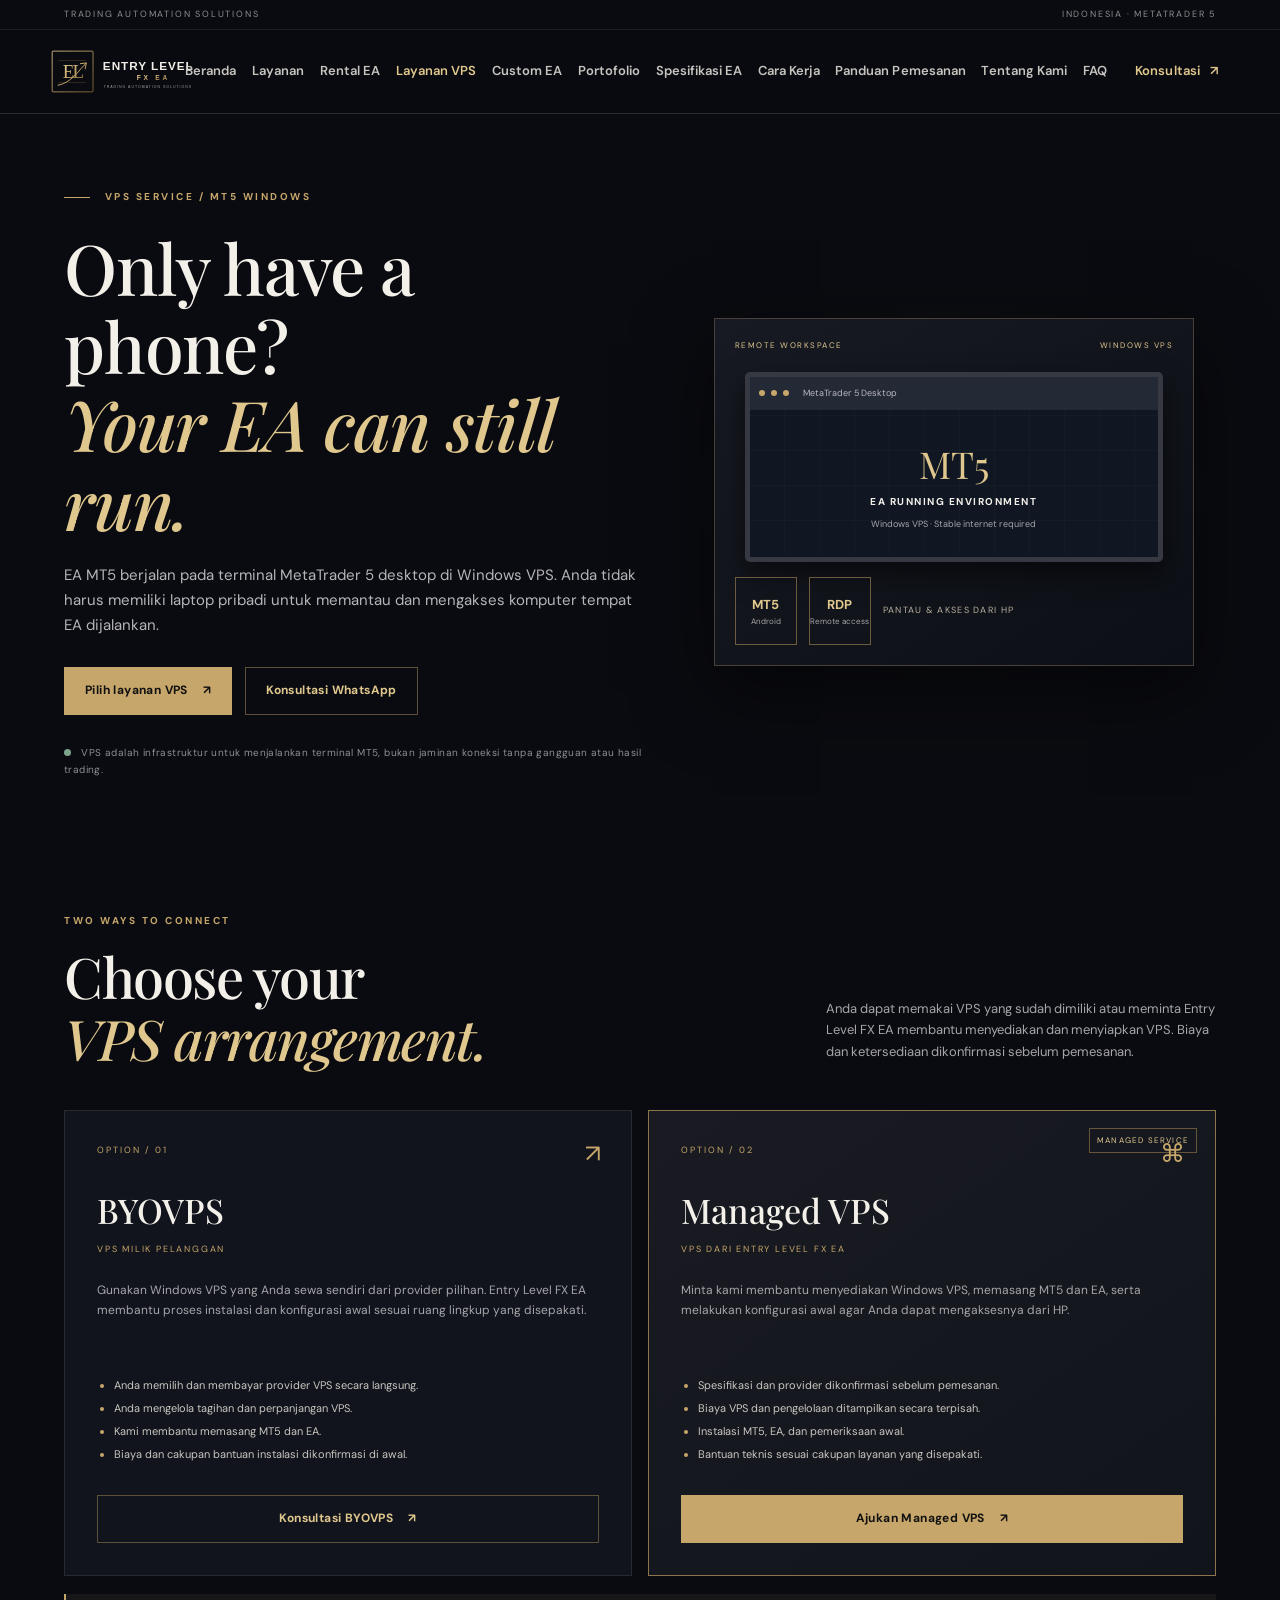
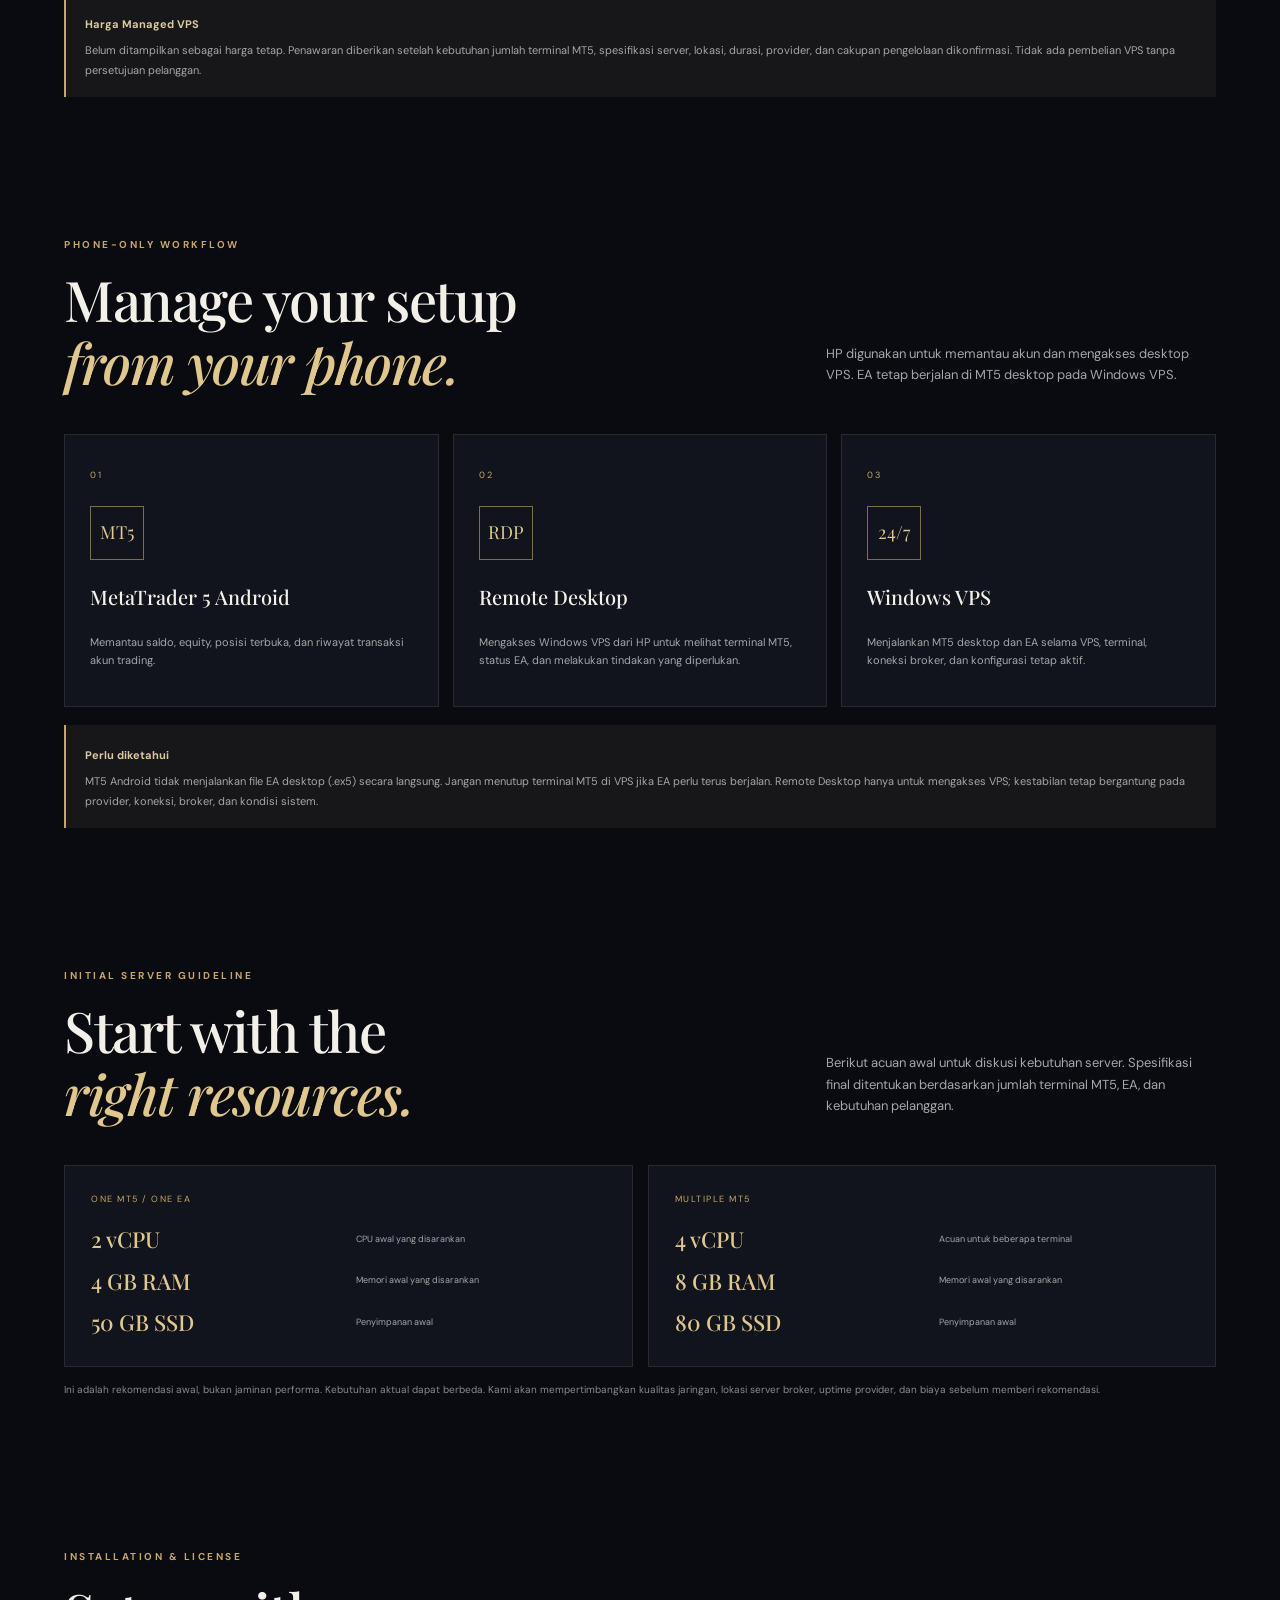
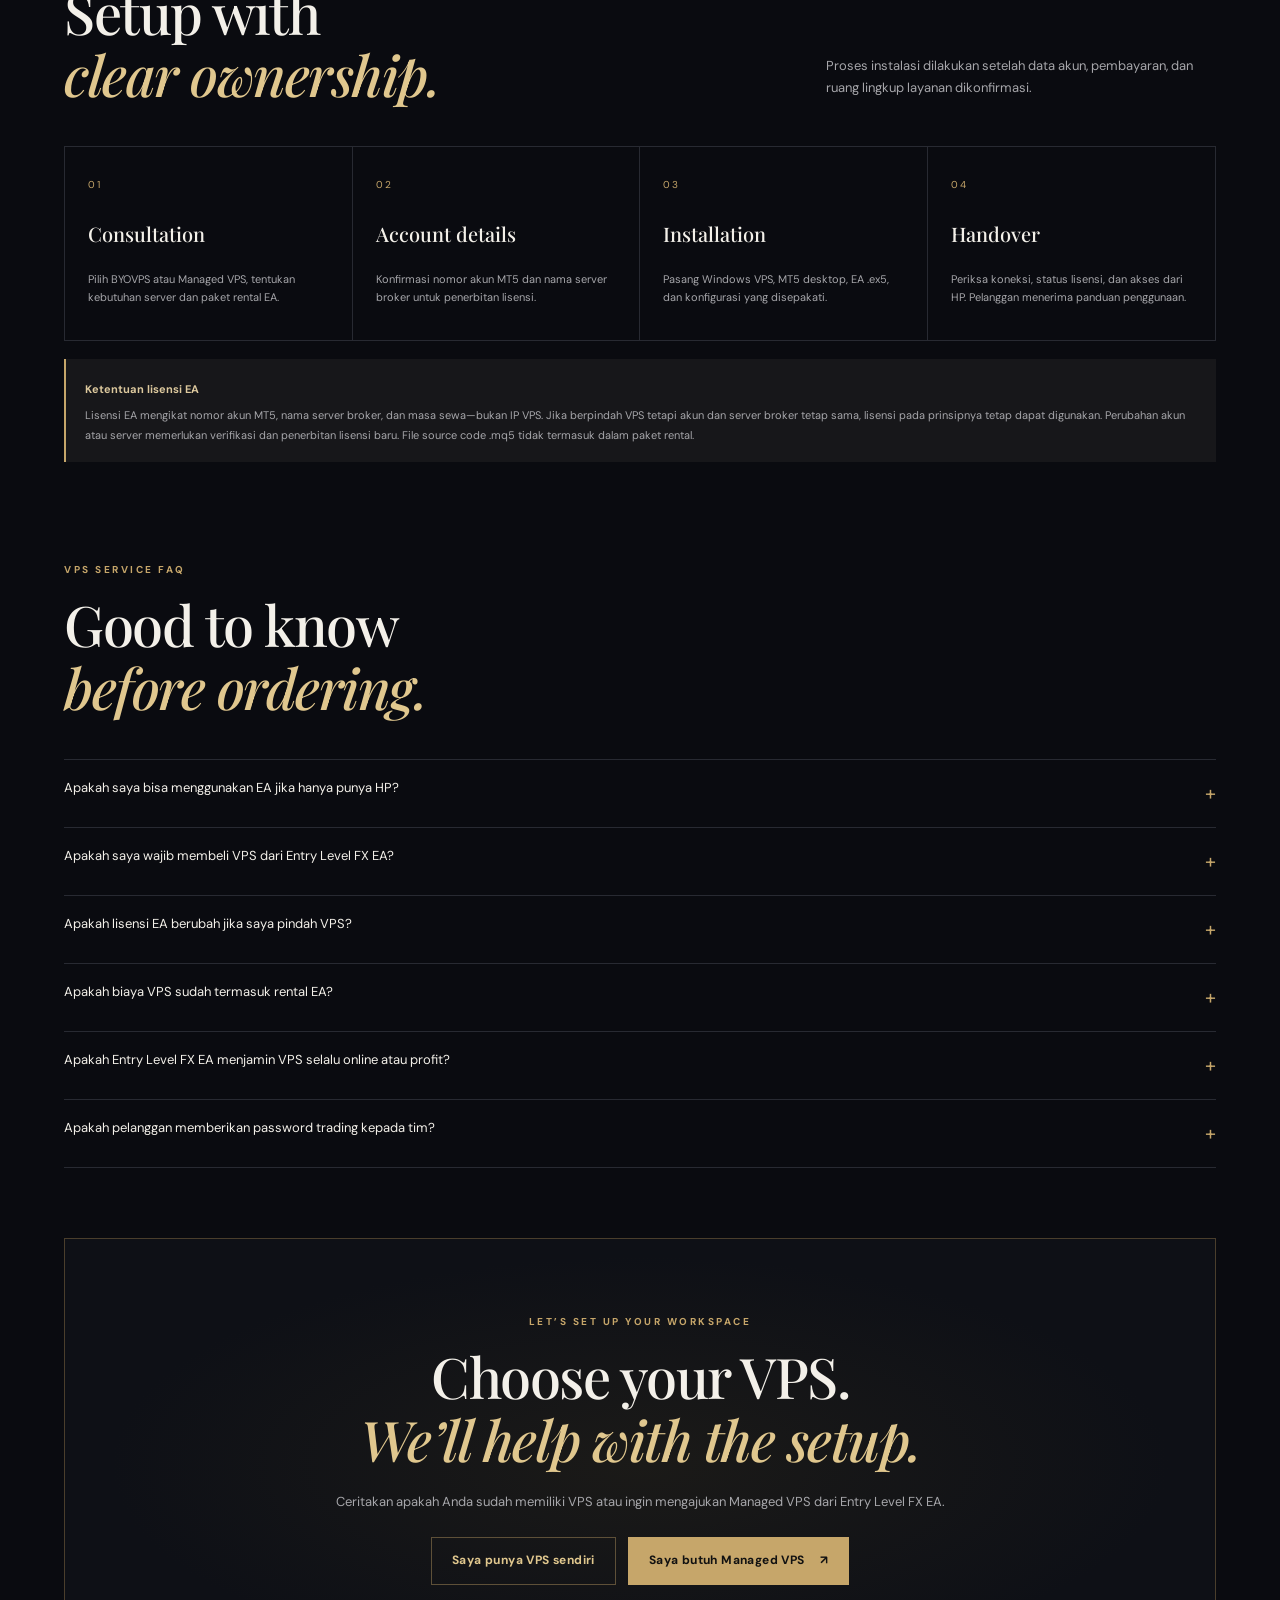
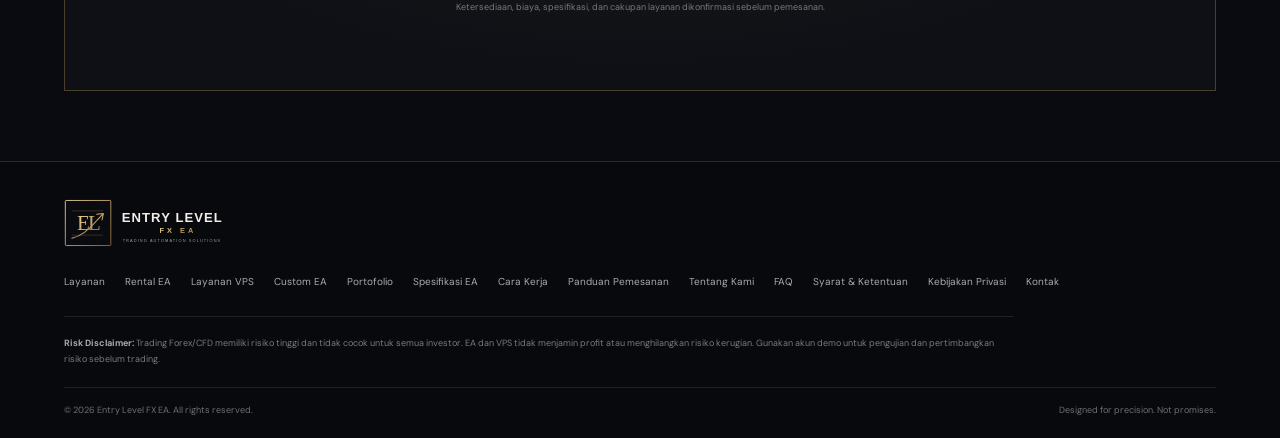
<file: vps.html>
<!doctype html>
<html lang="id">
<head>
  <meta charset="utf-8">
  <meta name="viewport" content="width=device-width, initial-scale=1">
  <meta name="theme-color" content="#0a0b10">
  <title>Layanan VPS untuk Rental EA MT5 | Entry Level FX EA</title>
  <meta name="description" content="Pilihan VPS Windows untuk menjalankan EA MT5: gunakan VPS milik sendiri atau ajukan Managed VPS dengan bantuan instalasi dan konfigurasi dari Entry Level FX EA.">
  <meta name="robots" content="index,follow">
  <link rel="canonical" href="https://inioza013.github.io/entry-level-fx-ea/vps.html">
  <meta property="og:title" content="Layanan VPS | Entry Level FX EA">
  <meta property="og:description" content="Jalankan EA MT5 melalui Windows VPS dan pantau dari HP. Pilih VPS sendiri atau Managed VPS.">
  <meta property="og:type" content="website">
  <link rel="icon" href="favicon.svg" type="image/svg+xml">
  <link rel="stylesheet" href="styles.css">
  <script type="application/ld+json">
  {
    "@context":"https://schema.org",
    "@type":"Service",
    "name":"Layanan VPS untuk EA MT5",
    "provider":{"@type":"Organization","name":"Entry Level FX EA","url":"https://inioza013.github.io/entry-level-fx-ea/"},
    "areaServed":{"@type":"Country","name":"Indonesia"},
    "description":"Bantuan instalasi EA pada VPS Windows milik pelanggan atau permintaan Managed VPS melalui Entry Level FX EA. Ketersediaan dan biaya dikonfirmasi sebelum pemesanan."
  }
  </script>
</head>
<body>
  <div class="topline"><span>TRADING AUTOMATION SOLUTIONS</span><span>INDONESIA · METATRADER 5</span></div>
  <header class="site-header">
    <a class="brand" href="index.html#home" aria-label="Entry Level FX EA home">
      <img class="brand-logo" src="logo.svg" alt="Entry Level FX EA — Trading Automation Solutions">
    </a>
    <button class="menu-toggle" id="menuToggle" aria-label="Buka navigasi" aria-expanded="false">☰</button>
    <nav id="mainNav" aria-label="Navigasi utama">
      <a href="index.html#home">Beranda</a>
      <a href="index.html#services">Layanan</a>
      <a href="index.html#rental">Rental EA</a>
      <a href="vps.html" aria-current="page">Layanan VPS</a>
      <a href="index.html#custom">Custom EA</a>
      <a href="portfolio.html">Portofolio</a>
      <a href="ea-specifications.html">Spesifikasi EA</a>
      <a href="index.html#process">Cara Kerja</a>
      <a href="panduan-pemesanan.html">Panduan Pemesanan</a>
      <a href="tentang-kami.html">Tentang Kami</a>
      <a href="index.html#faq">FAQ</a>
      <a class="nav-cta" href="#vps-contact">Konsultasi <span>↗</span></a>
    </nav>
  </header>

  <main>
    <section class="section-wrap vps-hero">
      <div class="eyebrow"><span class="eyebrow-line"></span> VPS SERVICE / MT5 WINDOWS</div>
      <div class="vps-hero-grid">
        <div>
          <h1>Only have a phone?<br><em>Your EA can still run.</em></h1>
          <p class="vps-lead">EA MT5 berjalan pada terminal MetaTrader 5 desktop di Windows VPS. Anda tidak harus memiliki laptop pribadi untuk memantau dan mengakses komputer tempat EA dijalankan.</p>
          <div class="hero-actions">
            <a class="button button-gold" href="#vps-options">Pilih layanan VPS <span>↗</span></a>
            <a class="button button-outline" href="#vps-contact">Konsultasi WhatsApp</a>
          </div>
          <div class="hero-footnote"><span class="status-dot"></span> VPS adalah infrastruktur untuk menjalankan terminal MT5, bukan jaminan koneksi tanpa gangguan atau hasil trading.</div>
        </div>
        <div class="vps-hero-visual">
          <div class="vps-device-card">
            <div class="vps-device-top"><span>REMOTE WORKSPACE</span><span>WINDOWS VPS</span></div>
            <div class="vps-monitor"><div class="vps-screen">
              <div class="vps-screen-bar"><i></i><i></i><i></i><span>MetaTrader 5 Desktop</span></div>
              <div class="vps-screen-chart"><span>MT5</span><b>EA RUNNING ENVIRONMENT</b><small>Windows VPS · Stable internet required</small></div>
            </div></div>
            <div class="vps-phone-row"><div class="vps-phone">MT5<br><small>Android</small></div><div class="vps-phone">RDP<br><small>Remote access</small></div><div class="vps-phone-caption">PANTAU & AKSES DARI HP</div></div>
          </div>
        </div>
      </div>
    </section>

    <section class="section-wrap vps-section" id="vps-options">
      <div class="section-heading">
        <div><div class="eyebrow">TWO WAYS TO CONNECT</div><h2>Choose your<br><em>VPS arrangement.</em></h2></div>
        <p>Anda dapat memakai VPS yang sudah dimiliki atau meminta Entry Level FX EA membantu menyediakan dan menyiapkan VPS. Biaya dan ketersediaan dikonfirmasi sebelum pemesanan.</p>
      </div>
      <div class="vps-choice-grid">
        <article class="vps-choice-card">
          <div class="card-number">OPTION / 01</div>
          <div class="vps-choice-icon">↗</div>
          <h3>BYOVPS</h3>
          <div class="vps-choice-subtitle">VPS MILIK PELANGGAN</div>
          <p>Gunakan Windows VPS yang Anda sewa sendiri dari provider pilihan. Entry Level FX EA membantu proses instalasi dan konfigurasi awal sesuai ruang lingkup yang disepakati.</p>
          <ul>
            <li>Anda memilih dan membayar provider VPS secara langsung.</li>
            <li>Anda mengelola tagihan dan perpanjangan VPS.</li>
            <li>Kami membantu memasang MT5 dan EA.</li>
            <li>Biaya dan cakupan bantuan instalasi dikonfirmasi di awal.</li>
          </ul>
          <a class="button button-outline" href="#vps-contact" data-wa="vps-byo">Konsultasi BYOVPS <span>↗</span></a>
        </article>
        <article class="vps-choice-card vps-choice-featured">
          <div class="vps-recommended">MANAGED SERVICE</div>
          <div class="card-number">OPTION / 02</div>
          <div class="vps-choice-icon">⌘</div>
          <h3>Managed VPS</h3>
          <div class="vps-choice-subtitle">VPS DARI ENTRY LEVEL FX EA</div>
          <p>Minta kami membantu menyediakan Windows VPS, memasang MT5 dan EA, serta melakukan konfigurasi awal agar Anda dapat mengaksesnya dari HP.</p>
          <ul>
            <li>Spesifikasi dan provider dikonfirmasi sebelum pemesanan.</li>
            <li>Biaya VPS dan pengelolaan ditampilkan secara terpisah.</li>
            <li>Instalasi MT5, EA, dan pemeriksaan awal.</li>
            <li>Bantuan teknis sesuai cakupan layanan yang disepakati.</li>
          </ul>
          <a class="button button-gold" href="#vps-contact" data-wa="vps-managed">Ajukan Managed VPS <span>↗</span></a>
        </article>
      </div>
      <div class="vps-price-note"><b>Harga Managed VPS</b><p>Belum ditampilkan sebagai harga tetap. Penawaran diberikan setelah kebutuhan jumlah terminal MT5, spesifikasi server, lokasi, durasi, provider, dan cakupan pengelolaan dikonfirmasi. Tidak ada pembelian VPS tanpa persetujuan pelanggan.</p></div>
    </section>

    <section class="section-wrap vps-section">
      <div class="section-heading">
        <div><div class="eyebrow">PHONE-ONLY WORKFLOW</div><h2>Manage your setup<br><em>from your phone.</em></h2></div>
        <p>HP digunakan untuk memantau akun dan mengakses desktop VPS. EA tetap berjalan di MT5 desktop pada Windows VPS.</p>
      </div>
      <div class="vps-phone-workflow">
        <article><span>01</span><div class="vps-app-icon">MT5</div><h3>MetaTrader 5 Android</h3><p>Memantau saldo, equity, posisi terbuka, dan riwayat transaksi akun trading.</p></article>
        <article><span>02</span><div class="vps-app-icon">RDP</div><h3>Remote Desktop</h3><p>Mengakses Windows VPS dari HP untuk melihat terminal MT5, status EA, dan melakukan tindakan yang diperlukan.</p></article>
        <article><span>03</span><div class="vps-app-icon">24/7</div><h3>Windows VPS</h3><p>Menjalankan MT5 desktop dan EA selama VPS, terminal, koneksi broker, dan konfigurasi tetap aktif.</p></article>
      </div>
      <div class="vps-important"><b>Perlu diketahui</b><p>MT5 Android tidak menjalankan file EA desktop (.ex5) secara langsung. Jangan menutup terminal MT5 di VPS jika EA perlu terus berjalan. Remote Desktop hanya untuk mengakses VPS; kestabilan tetap bergantung pada provider, koneksi, broker, dan kondisi sistem.</p></div>
    </section>

    <section class="section-wrap vps-section">
      <div class="section-heading">
        <div><div class="eyebrow">INITIAL SERVER GUIDELINE</div><h2>Start with the<br><em>right resources.</em></h2></div>
        <p>Berikut acuan awal untuk diskusi kebutuhan server. Spesifikasi final ditentukan berdasarkan jumlah terminal MT5, EA, dan kebutuhan pelanggan.</p>
      </div>
      <div class="vps-spec-grid">
        <div><span>ONE MT5 / ONE EA</span><b>2 vCPU</b><small>CPU awal yang disarankan</small><b>4 GB RAM</b><small>Memori awal yang disarankan</small><b>50 GB SSD</b><small>Penyimpanan awal</small></div>
        <div><span>MULTIPLE MT5</span><b>4 vCPU</b><small>Acuan untuk beberapa terminal</small><b>8 GB RAM</b><small>Memori awal yang disarankan</small><b>80 GB SSD</b><small>Penyimpanan awal</small></div>
      </div>
      <p class="vps-footnote">Ini adalah rekomendasi awal, bukan jaminan performa. Kebutuhan aktual dapat berbeda. Kami akan mempertimbangkan kualitas jaringan, lokasi server broker, uptime provider, dan biaya sebelum memberi rekomendasi.</p>
    </section>

    <section class="section-wrap vps-section">
      <div class="section-heading">
        <div><div class="eyebrow">INSTALLATION & LICENSE</div><h2>Setup with<br><em>clear ownership.</em></h2></div>
        <p>Proses instalasi dilakukan setelah data akun, pembayaran, dan ruang lingkup layanan dikonfirmasi.</p>
      </div>
      <div class="vps-steps">
        <div><span>01</span><h3>Consultation</h3><p>Pilih BYOVPS atau Managed VPS, tentukan kebutuhan server dan paket rental EA.</p></div>
        <div><span>02</span><h3>Account details</h3><p>Konfirmasi nomor akun MT5 dan nama server broker untuk penerbitan lisensi.</p></div>
        <div><span>03</span><h3>Installation</h3><p>Pasang Windows VPS, MT5 desktop, EA .ex5, dan konfigurasi yang disepakati.</p></div>
        <div><span>04</span><h3>Handover</h3><p>Periksa koneksi, status lisensi, dan akses dari HP. Pelanggan menerima panduan penggunaan.</p></div>
      </div>
      <div class="vps-important"><b>Ketentuan lisensi EA</b><p>Lisensi EA mengikat nomor akun MT5, nama server broker, dan masa sewa—bukan IP VPS. Jika berpindah VPS tetapi akun dan server broker tetap sama, lisensi pada prinsipnya tetap dapat digunakan. Perubahan akun atau server memerlukan verifikasi dan penerbitan lisensi baru. File source code .mq5 tidak termasuk dalam paket rental.</p></div>
    </section>

    <section class="section-wrap vps-section vps-faq">
      <div class="section-heading"><div><div class="eyebrow">VPS SERVICE FAQ</div><h2>Good to know<br><em>before ordering.</em></h2></div></div>
      <div class="faq-list">
        <details><summary>Apakah saya bisa menggunakan EA jika hanya punya HP? <span>+</span></summary><p>Bisa dengan bantuan Windows VPS. EA berjalan di MT5 desktop pada VPS, sedangkan HP digunakan untuk memantau melalui MT5 Android dan mengakses desktop melalui Remote Desktop.</p></details>
        <details><summary>Apakah saya wajib membeli VPS dari Entry Level FX EA? <span>+</span></summary><p>Tidak. Anda dapat menggunakan VPS Windows milik sendiri melalui pilihan BYOVPS.</p></details>
        <details><summary>Apakah lisensi EA berubah jika saya pindah VPS? <span>+</span></summary><p>Lisensi mengikat akun MT5 dan nama server broker, bukan IP VPS. Perpindahan VPS tidak dengan sendirinya mengubah lisensi selama akun dan server broker tetap sama.</p></details>
        <details><summary>Apakah biaya VPS sudah termasuk rental EA? <span>+</span></summary><p>Tidak. Rental EA dan VPS merupakan komponen terpisah. Rincian biaya disampaikan sebelum pelanggan menyetujui pemesanan.</p></details>
        <details><summary>Apakah Entry Level FX EA menjamin VPS selalu online atau profit? <span>+</span></summary><p>Tidak. Ketersediaan server bergantung pada provider, koneksi, broker, dan faktor teknis lainnya. VPS dan EA tidak menjamin profit atau menghilangkan risiko trading.</p></details>
        <details><summary>Apakah pelanggan memberikan password trading kepada tim? <span>+</span></summary><p>Pelanggan sebaiknya memasukkan sendiri password trading pada sesi Remote Desktop. Hindari mengirim atau membagikan password trading melalui chat. Akses VPS yang diberikan untuk instalasi sebaiknya bersifat sementara dan diamankan kembali setelah pekerjaan selesai.</p></details>
      </div>
    </section>

    <section class="contact-cta section-wrap" id="vps-contact">
      <div class="eyebrow">LET’S SET UP YOUR WORKSPACE</div>
      <h2>Choose your VPS.<br><em>We’ll help with the setup.</em></h2>
      <p>Ceritakan apakah Anda sudah memiliki VPS atau ingin mengajukan Managed VPS dari Entry Level FX EA.</p>
      <div class="vps-contact-actions">
        <a class="button button-outline" href="#" data-wa="vps-byo">Saya punya VPS sendiri</a>
        <a class="button button-gold" href="#" data-wa="vps-managed">Saya butuh Managed VPS <span>↗</span></a>
      </div>
      <div class="contact-small">Ketersediaan, biaya, spesifikasi, dan cakupan layanan dikonfirmasi sebelum pemesanan.</div>
    </section>
  </main>

  <footer class="site-footer">
    <div class="footer-brand"><img class="footer-logo" src="logo.svg" alt="Entry Level FX EA"></div>
    <div class="footer-links"><a href="index.html#services">Layanan</a><a href="index.html#rental">Rental EA</a><a href="vps.html">Layanan VPS</a><a href="index.html#custom">Custom EA</a><a href="portfolio.html">Portofolio</a><a href="ea-specifications.html">Spesifikasi EA</a><a href="index.html#process">Cara Kerja</a><a href="panduan-pemesanan.html">Panduan Pemesanan</a><a href="tentang-kami.html">Tentang Kami</a><a href="index.html#faq">FAQ</a><a href="terms.html">Syarat &amp; Ketentuan</a><a href="kebijakan-privasi.html">Kebijakan Privasi</a><a href="index.html#contact">Kontak</a></div>
    <p class="risk-disclaimer"><b>Risk Disclaimer:</b> Trading Forex/CFD memiliki risiko tinggi dan tidak cocok untuk semua investor. EA dan VPS tidak menjamin profit atau menghilangkan risiko kerugian. Gunakan akun demo untuk pengujian dan pertimbangkan risiko sebelum trading.</p>
    <div class="footer-bottom"><span>© <span id="year"></span> Entry Level FX EA. All rights reserved.</span><span>Designed for precision. Not promises.</span></div>
  </footer>
  <script src="script.js"></script>
</body>
</html>
</file>
<file: styles.css>
@import url('https://fonts.googleapis.com/css2?family=DM+Sans:wght@400;500;600;700&family=Playfair+Display:ital,wght@0,500;0,600;0,700;1,500;1,600&display=swap');
:root{--bg:#0a0b10;--panel:#11141c;--panel2:#151923;--text:#f3f0e9;--muted:#a6a6aa;--gold:#c6a66a;--gold2:#e0c78e;--line:#282a32;--white:#fff;--max:1180px}
*{box-sizing:border-box}html{scroll-behavior:smooth;scroll-padding-top:95px}body{margin:0;background:var(--bg);color:var(--text);font-family:"DM Sans",Arial,sans-serif;line-height:1.65}a{color:inherit;text-decoration:none}.topline{height:30px;padding:0 max(5vw,24px);display:flex;justify-content:space-between;align-items:center;border-bottom:1px solid #1d1e24;color:#8d8d92;font-size:9px;letter-spacing:1.8px}.site-header{height:84px;display:flex;align-items:center;justify-content:space-between;padding:0 max(5vw,24px);border-bottom:1px solid var(--line);position:sticky;top:0;background:rgba(10,11,16,.93);backdrop-filter:blur(14px);z-index:50}.brand{display:flex;align-items:center;gap:12px}.brand-mark{width:42px;height:42px;border:1px solid var(--gold);display:grid;place-items:center;color:var(--gold2);font-family:"Playfair Display",serif;font-size:21px}.brand-name{display:flex;flex-direction:column;line-height:1.2;letter-spacing:1.4px}.brand-name strong{font-size:13px}.brand-name small{font-size:10px;color:var(--gold);letter-spacing:3px;margin-top:4px}.site-header nav{display:flex;align-items:center;gap:27px;font-size:12px;color:#c7c5c0}.site-header nav a:hover{color:var(--gold2)}.nav-cta{border:1px solid #8c744b;padding:10px 15px;color:var(--gold2)!important}.nav-cta span{margin-left:10px}.menu-toggle{display:none;background:none;border:1px solid var(--line);color:var(--gold);font-size:22px;padding:6px 11px}.section-wrap{width:min(var(--max),90%);margin:0 auto}.hero{min-height:610px;display:grid;grid-template-columns:1.02fr .98fr;align-items:center;gap:30px;padding:65px 0 72px}.eyebrow{font-size:10px;letter-spacing:2.5px;color:var(--gold);font-weight:700}.eyebrow-line{display:inline-block;width:26px;height:1px;background:var(--gold);vertical-align:middle;margin-right:10px}.hero h1,.section-heading h2,.custom-copy h2,.contact-cta h2{font-family:"Playfair Display",serif;font-weight:500;letter-spacing:-1.5px;line-height:1.12}.hero h1{font-size:clamp(48px,6vw,76px);margin:24px 0}.hero h1 em,.section-heading h2 em,.custom-copy h2 em,.contact-cta h2 em{color:var(--gold2);font-weight:500}.hero-lead{color:#b5b5ba;max-width:500px;font-size:16px}.hero-actions{display:flex;gap:13px;margin:30px 0}.button{display:inline-flex;align-items:center;justify-content:center;gap:15px;padding:13px 20px;font-size:12px;font-weight:700;letter-spacing:.4px;border:1px solid transparent;cursor:pointer;transition:.2s}.button:hover{transform:translateY(-2px)}.button-gold{background:var(--gold);color:#111}.button-gold:hover{background:var(--gold2)}.button-outline{border-color:#5e5038;color:var(--gold2);background:transparent}.button-outline:hover{border-color:var(--gold)}.hero-footnote{font-size:10px;color:#8e8f95;letter-spacing:.4px}.status-dot{display:inline-block;width:7px;height:7px;border-radius:50%;background:#7da58b;margin-right:7px}.hero-art{position:relative;min-height:400px;display:grid;place-items:center}.art-glow{position:absolute;width:360px;height:360px;background:radial-gradient(circle,rgba(198,166,106,.12),transparent 70%);filter:blur(8px)}.chart-card{width:100%;max-width:520px;position:relative;border:1px solid #33323a;background:linear-gradient(145deg,#141720,#0d1016);padding:22px 24px;box-shadow:0 25px 80px #0008;transform:rotate(-1deg)}.chart-top,.chart-bottom{display:flex;justify-content:space-between;font-size:8px;letter-spacing:1.5px;color:#8c8e95}.chart-live{color:#8ea990}.chart-value{font-size:22px;margin:15px 0 0;font-family:"Playfair Display",serif}.chart-value b{float:right;font-size:11px;color:var(--gold);font-family:"DM Sans",sans-serif}.chart-svg{width:100%;margin:10px 0}.grid-lines{stroke:#282b33;stroke-width:1}.chart-bottom{border-top:1px solid #2b2d35;padding-top:12px}.floating-note{position:absolute;bottom:35px;left:-18px;background:#171a22;border:1px solid #38343a;padding:13px 16px;display:flex;gap:12px;align-items:center;box-shadow:0 15px 40px #0007}.note-icon{color:var(--gold);font-size:22px}.floating-note b,.floating-note small{display:block}.floating-note b{font-size:11px}.floating-note small{font-size:9px;color:#9a9ba2}.hero-index{position:absolute;right:8px;top:-24px;z-index:3;padding:6px 10px;font-size:9px;line-height:1.4;letter-spacing:2px;color:#b9a47d;background:rgba(17,20,28,.96);border:1px solid #38343a;border-radius:2px;}.trust-strip{display:flex;justify-content:center;gap:clamp(25px,7vw,90px);padding:23px 20px;border-top:1px solid var(--line);border-bottom:1px solid var(--line);font-size:11px;color:#c1bdb5;letter-spacing:.6px}.trust-strip span{color:var(--gold);margin-right:9px}.section{padding:100px 0}.section-heading{display:flex;justify-content:space-between;align-items:end;gap:35px;margin-bottom:40px}.section-heading h2,.custom-copy h2,.contact-cta h2{font-size:clamp(38px,4.5vw,56px);margin:15px 0 0}.section-heading>p{max-width:390px;color:var(--muted);font-size:13px;margin:0 0 8px}.service-grid{display:grid;grid-template-columns:1fr 1fr;gap:18px}.service-card{position:relative;background:var(--panel);border:1px solid var(--line);padding:32px;min-height:360px}.service-card.featured{border-color:#66553b;background:linear-gradient(140deg,#171923,#11141b)}.card-number{font-size:9px;color:var(--gold);letter-spacing:2px}.service-icon{position:absolute;right:30px;top:25px;color:var(--gold);font-size:25px}.service-card h3{font-family:"Playfair Display",serif;font-size:28px;font-weight:500;margin:25px 0 10px}.service-card p{color:var(--muted);font-size:13px;max-width:450px}.service-card ul{padding-left:18px;color:#c8c7c2;font-size:12px;line-height:2}.service-card li::marker{color:var(--gold)}.text-link{display:inline-block;color:var(--gold2);font-size:11px;margin-top:14px}.text-link span{margin-left:10px}.rental-section{padding-top:60px}.product-card{display:grid;grid-template-columns:.9fr 1.1fr;border:1px solid var(--line);background:var(--panel)}.product-visual{min-height:350px;position:relative;overflow:hidden;background:radial-gradient(ellipse at 50% 45%,#332c1d 0,#171720 35%,#0d1017 75%);display:flex;flex-direction:column;justify-content:space-between;padding:25px}.product-label,.product-caption{font-size:9px;letter-spacing:2px;color:#bda16b}.product-symbol{font-family:"Playfair Display",serif;font-size:clamp(45px,6vw,70px);color:#e3d2ae;position:absolute;top:38%;left:50%;transform:translate(-50%,-50%);white-space:nowrap}.product-symbol span{font-size:.45em;color:var(--gold);letter-spacing:3px}.product-gridline{position:absolute;inset:20% 0;background:repeating-linear-gradient(0deg,transparent,transparent 39px,#ffffff09 40px),repeating-linear-gradient(90deg,transparent,transparent 39px,#ffffff08 40px)}.product-info{padding:35px}.product-status{font-size:9px;letter-spacing:1.8px;color:#b7a17a}.gold-dot{background:var(--gold)}.product-info h3{font-family:"Playfair Display",serif;font-size:31px;font-weight:500;line-height:1.15;margin:15px 0 6px}.product-version{font-size:9px;letter-spacing:1.8px;color:var(--gold)}.product-info>p:not(.product-version){color:var(--muted);font-size:13px}.feature-tags{display:flex;flex-wrap:wrap;gap:7px;margin:20px 0}.feature-tags span{border:1px solid #38333a;padding:5px 8px;font-size:8px;letter-spacing:1px;color:#c9b78e}.product-note{border-left:2px solid var(--gold);padding:9px 12px;background:#1b1a1a;color:#c7b99b;font-size:10px;margin:18px 0}.catalog-note{display:flex;gap:15px;align-items:center;border:1px dashed #38343a;padding:18px 22px;margin-top:18px}.catalog-note>span{font-size:25px;color:var(--gold)}.catalog-note b{font-size:12px}.catalog-note p{margin:3px 0 0;font-size:11px;color:var(--muted)}.custom-section{padding-top:70px}.custom-panel{display:grid;grid-template-columns:1.2fr .8fr;background:linear-gradient(125deg,#171922,#101219);border:1px solid #35313a}.custom-copy{padding:45px}.custom-copy h2{margin-bottom:20px}.custom-copy>p{color:var(--muted);font-size:13px;max-width:500px}.custom-points{font-size:11px;line-height:2.4;color:#d1cdc4;margin:25px 0}.custom-points span{color:var(--gold);margin-right:8px}.custom-side{padding:40px;border-left:1px solid #34313a;background:#0e1118}.side-label{font-size:9px;letter-spacing:2px;color:var(--gold);margin-bottom:25px}.process-mini{display:flex;align-items:center;gap:15px;border-bottom:1px solid #292b33;padding:17px 0}.process-mini>span{font-family:"Playfair Display",serif;font-size:20px;color:var(--gold)}.process-mini b,.process-mini small{display:block}.process-mini b{font-size:12px}.process-mini small{font-size:10px;color:#92939a}.brief-box{margin-top:22px;padding:35px;background:#11141c;border:1px solid var(--line);display:grid;grid-template-columns:.8fr 1.2fr;gap:30px}.brief-box h3{font-family:"Playfair Display",serif;font-size:27px;font-weight:500;margin:12px 0}.brief-box p{font-size:11px;color:var(--muted)}form{display:grid;grid-template-columns:1fr 1fr;gap:13px}label{display:flex;flex-direction:column;gap:6px;font-size:10px;color:#c8c5bd;letter-spacing:.4px}.full{grid-column:1/-1}input,select,textarea{width:100%;background:#0a0c12;border:1px solid #30323b;padding:11px;color:#eee;font:inherit;font-size:12px;border-radius:0}input:focus,select:focus,textarea:focus{outline:1px solid var(--gold)}textarea{resize:vertical}.steps-grid{display:grid;grid-template-columns:repeat(4,1fr);border:1px solid var(--line)}.steps-grid>div{padding:25px;border-right:1px solid var(--line)}.steps-grid>div:last-child{border-right:0}.steps-grid span{font-size:10px;color:var(--gold);letter-spacing:2px}.steps-grid h3{font-family:"Playfair Display",serif;font-size:23px;font-weight:500;margin:15px 0 5px}.steps-grid p{font-size:11px;color:var(--muted)}.faq-section{padding-top:70px}.faq-list{border-top:1px solid var(--line)}details{border-bottom:1px solid var(--line);padding:17px 0}summary{cursor:pointer;list-style:none;display:flex;justify-content:space-between;font-size:13px}summary::-webkit-details-marker{display:none}summary span{color:var(--gold);font-size:20px}details p{color:var(--muted);font-size:12px;max-width:760px}.contact-cta{text-align:center;padding:75px 20px;margin-bottom:70px;border:1px solid #4a3e2c;background:radial-gradient(ellipse at center,#1b1a18,#0e1016 65%)}.contact-cta h2{margin:15px 0}.contact-cta p{font-size:13px;color:var(--muted);margin:20px auto 25px}.contact-small{font-size:9px;color:#777982;margin-top:15px}.site-footer{padding:35px max(5vw,24px) 20px;border-top:1px solid var(--line);background:#08090d}.footer-brand{display:flex;align-items:center;gap:12px}.footer-brand b,.footer-brand small{display:block}.footer-brand b{font-size:12px;letter-spacing:1px}.footer-brand small{font-size:8px;letter-spacing:2px;color:var(--gold);margin-top:4px}.footer-links{display:flex;gap:20px;font-size:10px;color:#aaa;margin:25px 0}.risk-disclaimer{max-width:950px;font-size:9px;color:#777b84;line-height:1.8;border-top:1px solid #202127;padding-top:18px}.risk-disclaimer b{color:#aaa}.footer-bottom{display:flex;justify-content:space-between;border-top:1px solid #202127;padding-top:15px;margin-top:20px;font-size:9px;color:#6e7078}
@media(max-width:900px){.site-header nav{gap:15px}.site-header nav a{font-size:11px}.hero{grid-template-columns:1fr;padding:55px 0}.hero-art{min-height:330px}.hero-copy{max-width:650px}.section-heading{align-items:start;flex-direction:column}.section-heading>p{max-width:650px}.custom-panel{grid-template-columns:1fr}.custom-side{border-left:0;border-top:1px solid #34313a}.brief-box{grid-template-columns:1fr}.product-card{grid-template-columns:1fr}.product-visual{min-height:260px}}
@media(max-width:680px){.topline{font-size:7px;letter-spacing:1px}.site-header{height:72px}.menu-toggle{display:block}.site-header nav{display:none;position:absolute;top:71px;left:0;right:0;padding:18px 5%;background:#0d0f15;border-bottom:1px solid var(--line);flex-direction:column;align-items:stretch;gap:0}.site-header nav.open{display:flex}.site-header nav a{padding:12px 0;border-bottom:1px solid #22242b}.nav-cta{margin-top:8px;text-align:center}.hero h1{font-size:48px}.hero{padding-top:45px}.hero-art{min-height:280px}.chart-card{padding:14px}.floating-note{left:0;bottom:15px}.trust-strip{flex-direction:column;gap:8px;padding:18px 7%;font-size:10px}.section{padding:65px 0}.service-grid{grid-template-columns:1fr}.service-card{padding:25px}.product-info{padding:25px}.product-info h3{font-size:26px}.custom-copy,.custom-side{padding:28px}.brief-box{padding:25px}form{grid-template-columns:1fr}.steps-grid{grid-template-columns:1fr 1fr}.steps-grid>div{border-bottom:1px solid var(--line)}.steps-grid>div:nth-child(2){border-right:0}.steps-grid>div:nth-child(3){border-bottom:0}.steps-grid>div:nth-child(4){border-bottom:0;border-right:0}.contact-cta{margin-bottom:45px}.footer-links{flex-wrap:wrap}.footer-bottom{flex-direction:column;gap:8px}.section-heading h2,.custom-copy h2,.contact-cta h2{font-size:40px}}


/* Hero chart alignment refinement */
.hero-art{
  min-width:0;
  padding:10px 8px 18px;
}
.chart-card{
  width:100%;
  max-width:520px;
  min-height:390px;
  display:flex;
  flex-direction:column;
  justify-content:space-between;
  transform:none;
  padding:24px 26px;
  margin:0 auto;
}
.chart-value{margin:16px 0 4px}
.chart-svg{
  display:block;
  width:100%;
  height:auto;
  max-height:235px;
  margin:8px 0 12px;
}
.chart-bottom{margin-top:auto}
.floating-note{
  left:0;
  bottom:4px;
}
.hero-index{right:8px;top:-20px}
@media(max-width:900px){
  .hero-art{max-width:620px;width:100%;margin:0 auto;padding:8px 10px 20px}
  .chart-card{min-height:360px}
}
@media(max-width:680px){
  .hero-art{min-height:300px;padding:8px 0 24px}
  .chart-card{min-height:300px;padding:16px}
  .chart-svg{max-height:170px}
  .floating-note{left:0;bottom:0;padding:10px 12px}
  .hero-index{right:8px;top:-16px}
}


/* Brand logo assets */
.brand-logo{display:block;width:250px;max-width:100%;height:auto}
.footer-logo{display:block;width:245px;max-width:100%;height:auto}
@media(max-width:680px){
  .brand-logo{width:205px}
  .footer-logo{width:220px}
}


/* Custom EA package pricing — scoped to the Custom EA section */
.custom-pricing-intro{margin:55px 0 22px}
.custom-pricing-intro h3{font-family:"Playfair Display",serif;font-size:clamp(25px,3vw,34px);font-weight:500;margin:10px 0}
.custom-pricing-intro>p{max-width:650px;color:var(--muted);font-size:12px;margin:0}
.custom-pricing{display:grid;grid-template-columns:repeat(3,minmax(0,1fr));gap:14px;align-items:stretch}
.pricing-card{position:relative;display:flex;flex-direction:column;padding:27px 24px;background:var(--panel);border:1px solid var(--line);min-width:0}
.pricing-card.pricing-featured{border-color:#8c744b;background:linear-gradient(150deg,#1a1b22,#11141b)}
.pricing-popular{position:absolute;right:18px;top:17px;font-size:8px;letter-spacing:1.4px;color:var(--gold2);border:1px solid #66553b;padding:5px 7px}
.pricing-card h3{font-family:"Playfair Display",serif;font-size:25px;font-weight:500;margin:18px 0 5px}
.pricing-description{font-size:11px;color:var(--muted);min-height:48px;margin:0}
.pricing-price{font-family:"Playfair Display",serif;font-size:clamp(25px,2.4vw,34px);color:var(--gold2);margin-top:20px;white-space:nowrap}
.pricing-period{font-size:8px;letter-spacing:1.5px;color:#92939a;border-bottom:1px solid var(--line);padding:0 0 17px;margin-top:3px}
.pricing-card ul{padding-left:17px;margin:18px 0 25px;color:#c8c7c2;font-size:10px;line-height:1.9;flex:1}
.pricing-card li::marker{color:var(--gold)}
.pricing-card .button{width:100%;margin-top:auto}
.custom-pricing-note{margin-top:15px;padding:14px 17px;border-left:2px solid var(--gold);background:#17171a}
.custom-pricing-note b{font-size:10px;color:#d7c39b}
.custom-pricing-note p{font-size:10px;color:var(--muted);margin:4px 0 0}
@media(max-width:900px){.custom-pricing{grid-template-columns:1fr}.pricing-description{min-height:0}.pricing-card{padding:27px}}

/* VPS service page and homepage feature */
.vps-home-section{padding-top:20px}.vps-home-panel{display:grid;grid-template-columns:1.1fr .9fr;border:1px solid #4b402e;background:linear-gradient(125deg,#171922,#101219)}.vps-home-copy{padding:38px}.vps-home-copy h2,.vps-hero h1{font-family:"Playfair Display",serif;font-weight:500;line-height:1.12;letter-spacing:-1.2px}.vps-home-copy h2{font-size:clamp(32px,4vw,46px);margin:14px 0}.vps-home-copy h2 em,.vps-hero h1 em{color:var(--gold2);font-weight:500}.vps-home-copy p{font-size:13px;color:var(--muted);max-width:560px}.vps-home-options{display:flex;flex-wrap:wrap;gap:18px;margin:22px 0;color:var(--gold2);font-size:9px;letter-spacing:1.4px}.vps-home-side{padding:35px;background:#0d1017;border-left:1px solid #37313a;display:flex;flex-direction:column;justify-content:center;gap:22px}.vps-home-stat{border-bottom:1px solid var(--line);padding-bottom:17px}.vps-home-stat b,.vps-home-stat span{display:block}.vps-home-stat b{font-family:"Playfair Display",serif;color:var(--gold2);font-size:20px;font-weight:500}.vps-home-stat span,.vps-home-side small{font-size:11px;color:var(--muted)}
.vps-hero{padding:75px 0 65px}.vps-hero-grid{display:grid;grid-template-columns:1fr .9fr;gap:45px;align-items:center}.vps-hero h1{font-size:clamp(44px,5.7vw,70px);margin:22px 0}.vps-lead{max-width:620px;color:#b5b5ba;font-size:15px}.vps-hero-visual{padding:22px;background:radial-gradient(ellipse at center,rgba(198,166,106,.12),transparent 70%)}.vps-device-card{border:1px solid #494039;background:linear-gradient(145deg,#171a22,#0c0f15);padding:20px;box-shadow:0 25px 70px #0008}.vps-device-top{display:flex;justify-content:space-between;color:var(--gold2);font-size:8px;letter-spacing:1.5px}.vps-monitor{padding:20px 10px 15px}.vps-screen{border:5px solid #363842;border-radius:5px;background:#101722;min-height:190px;box-shadow:0 12px 28px #0008}.vps-screen-bar{display:flex;align-items:center;gap:6px;padding:9px;background:#242936;color:#b7b8bf;font-size:9px}.vps-screen-bar i{width:6px;height:6px;border-radius:50%;background:var(--gold)}.vps-screen-bar span{margin-left:8px}.vps-screen-chart{min-height:145px;display:flex;flex-direction:column;justify-content:center;align-items:center;background:repeating-linear-gradient(0deg,transparent,transparent 34px,#ffffff0a 35px),repeating-linear-gradient(90deg,transparent,transparent 34px,#ffffff0a 35px)}.vps-screen-chart span{font-family:"Playfair Display",serif;color:var(--gold2);font-size:37px}.vps-screen-chart b{font-size:10px;letter-spacing:1.5px}.vps-screen-chart small{font-size:9px;color:var(--muted);margin-top:6px}.vps-phone-row{display:flex;align-items:center;gap:12px}.vps-phone{width:62px;height:68px;border:1px solid #6c5b3d;display:grid;place-content:center;text-align:center;color:var(--gold2);font-size:13px;font-weight:700}.vps-phone small{font-size:8px;color:var(--muted);font-weight:400}.vps-phone-caption{font-size:9px;letter-spacing:1.3px;color:#b9b0a0}
.vps-section{padding:70px 0}.vps-choice-grid{display:grid;grid-template-columns:1fr 1fr;gap:16px}.vps-choice-card{position:relative;background:var(--panel);border:1px solid var(--line);padding:32px;display:flex;flex-direction:column}.vps-choice-featured{border-color:#8c744b;background:linear-gradient(145deg,#1a1b22,#11141b)}.vps-choice-icon{position:absolute;right:30px;top:22px;color:var(--gold);font-size:25px}.vps-choice-card h3{font-family:"Playfair Display",serif;font-size:34px;font-weight:500;margin:24px 0 0}.vps-choice-subtitle{font-size:9px;letter-spacing:1.8px;color:var(--gold);margin:4px 0 12px}.vps-choice-card p{font-size:12px;color:var(--muted);min-height:70px}.vps-choice-card ul{padding-left:17px;font-size:11px;color:#c9c7c0;line-height:2.1;flex:1}.vps-choice-card li::marker{color:var(--gold)}.vps-choice-card .button{margin-top:18px}.vps-recommended{position:absolute;right:18px;top:17px;border:1px solid #66553b;padding:5px 7px;font-size:8px;letter-spacing:1.2px;color:var(--gold2)}.vps-price-note,.vps-important{margin-top:18px;padding:16px 19px;border-left:2px solid var(--gold);background:#17171a}.vps-price-note b,.vps-important b{font-size:11px;color:#ddc99e}.vps-price-note p,.vps-important p{font-size:11px;color:var(--muted);margin:5px 0 0;line-height:1.8}.vps-phone-workflow{display:grid;grid-template-columns:repeat(3,1fr);gap:14px}.vps-phone-workflow article{padding:25px;background:var(--panel);border:1px solid var(--line);position:relative}.vps-phone-workflow article>span{font-size:9px;letter-spacing:2px;color:var(--gold)}.vps-app-icon{width:54px;height:54px;border:1px solid #806c48;color:var(--gold2);display:grid;place-items:center;margin:20px 0;font-family:"Playfair Display",serif;font-size:18px}.vps-phone-workflow h3,.vps-steps h3{font-family:"Playfair Display",serif;font-weight:500;font-size:20px}.vps-phone-workflow p,.vps-steps p{font-size:11px;color:var(--muted)}.vps-spec-grid{display:grid;grid-template-columns:1fr 1fr;gap:15px}.vps-spec-grid>div{padding:26px;background:var(--panel);border:1px solid var(--line);display:grid;grid-template-columns:1fr 1fr;gap:5px 15px}.vps-spec-grid span{grid-column:1/-1;font-size:9px;letter-spacing:1.5px;color:var(--gold);margin-bottom:10px}.vps-spec-grid b{font-family:"Playfair Display",serif;font-size:22px;font-weight:500;color:var(--gold2)}.vps-spec-grid small{font-size:9px;color:var(--muted);align-self:center}.vps-footnote{font-size:10px;color:#888b93;line-height:1.8;margin-top:14px}.vps-steps{display:grid;grid-template-columns:repeat(4,1fr);border:1px solid var(--line)}.vps-steps>div{padding:23px;border-right:1px solid var(--line)}.vps-steps>div:last-child{border:0}.vps-steps span{font-size:10px;letter-spacing:2px;color:var(--gold)}.vps-faq{padding-top:30px}.vps-contact-actions{display:flex;justify-content:center;gap:12px;flex-wrap:wrap}
@media(max-width:900px){.vps-hero-grid{grid-template-columns:1fr}.vps-hero-visual{max-width:600px;width:100%;margin:0 auto}.vps-home-panel{grid-template-columns:1fr}.vps-home-side{border-left:0;border-top:1px solid #37313a}.vps-steps{grid-template-columns:1fr 1fr}.vps-steps>div:nth-child(2){border-right:0}.vps-steps>div:nth-child(3),.vps-steps>div:nth-child(4){border-top:1px solid var(--line)}.vps-steps>div:nth-child(4){border-right:0}}
@media(max-width:680px){.vps-hero{padding:50px 0 35px}.vps-hero h1{font-size:44px}.vps-hero-grid{gap:25px}.vps-hero-visual{padding:8px}.vps-device-card{padding:14px}.vps-screen{min-height:160px}.vps-screen-chart{min-height:115px}.vps-choice-grid,.vps-phone-workflow,.vps-spec-grid{grid-template-columns:1fr}.vps-choice-card{padding:25px}.vps-choice-card p{min-height:0}.vps-home-copy,.vps-home-side{padding:26px}.vps-steps{grid-template-columns:1fr}.vps-steps>div{border-right:0;border-top:1px solid var(--line)}.vps-steps>div:first-child{border-top:0}.vps-steps>div:nth-child(2){border-right:0}.vps-steps>div:nth-child(3),.vps-steps>div:nth-child(4){border-top:1px solid var(--line)}.vps-spec-grid>div{padding:20px}}

/* Navigation refinement: keep every menu label on a single line */
.site-header nav {
  flex-wrap: nowrap;
  min-width: 0;
  white-space: nowrap;
  gap: clamp(9px, 1.35vw, 20px);
}
.site-header nav a {
  white-space: nowrap;
  flex-shrink: 0;
}
@media (max-width: 1100px) and (min-width: 681px) {
  .site-header {
    padding-left: max(3vw, 18px);
    padding-right: max(3vw, 18px);
  }
  .site-header .brand-logo {
    width: 205px;
  }
  .site-header nav {
    gap: 9px;
    font-size: 10px;
  }
}
@media (max-width: 900px) and (min-width: 681px) {
  .site-header nav {
    gap: 7px;
    font-size: 9px;
  }
}

/* Unified navigation across every page */
.site-header nav a[aria-current="page"] {
  color: var(--gold2);
}
@media (min-width: 1201px) {
  .site-header .brand-logo {
    width: clamp(175px, 17vw, 220px);
  }
  .site-header nav {
    gap: clamp(7px, .8vw, 12px);
    font-size: clamp(9px, .75vw, 11px);
  }
}
@media (max-width: 1200px) {
  .site-header {
    position: sticky;
  }
  .site-header .menu-toggle {
    display: block;
    flex-shrink: 0;
  }
  .site-header nav {
    display: none;
    position: absolute;
    top: 100%;
    left: 0;
    right: 0;
    max-height: calc(100vh - 90px);
    overflow-y: auto;
    padding: 12px max(5vw, 24px) 18px;
    background: rgba(10, 11, 16, .98);
    border-bottom: 1px solid var(--line);
    flex-direction: column;
    align-items: stretch;
    gap: 0;
    white-space: normal;
    font-size: 12px;
  }
  .site-header nav.open {
    display: flex;
  }
  .site-header nav a {
    display: block;
    padding: 11px 0;
    border-bottom: 1px solid #22242b;
    white-space: nowrap;
    flex-shrink: 0;
  }
  .site-header nav .nav-cta {
    margin-top: 10px;
    padding: 11px 14px;
    text-align: center;
  }
}


/* Navigation typography and spacing: restore readable menu sizing */
@media (min-width: 1401px) {
  .site-header .brand-logo {
    width: clamp(180px, 15vw, 215px);
  }
  .site-header nav {
    display: flex;
    flex-wrap: nowrap;
    align-items: center;
    gap: clamp(10px, .9vw, 14px);
    font-size: 12px;
    line-height: 1.3;
  }
  .site-header nav a {
    font-size: 12px;
    font-weight: 500;
    white-space: nowrap;
  }
}
@media (max-width: 1400px) {
  .site-header .menu-toggle {
    display: block;
    flex-shrink: 0;
  }
  .site-header nav {
    display: none;
    position: absolute;
    top: 100%;
    left: 0;
    right: 0;
    max-height: calc(100vh - 90px);
    overflow-y: auto;
    padding: 12px max(5vw, 24px) 18px;
    background: rgba(10, 11, 16, .98);
    border-bottom: 1px solid var(--line);
    flex-direction: column;
    align-items: stretch;
    gap: 0;
    white-space: normal;
    font-size: 13px;
    line-height: 1.45;
  }
  .site-header nav.open {
    display: flex;
  }
  .site-header nav a {
    display: block;
    padding: 12px 0;
    border-bottom: 1px solid #22242b;
    white-space: nowrap;
    flex-shrink: 0;
    font-size: 13px;
    font-weight: 500;
  }
  .site-header nav .nav-cta {
    margin-top: 10px;
    padding: 12px 14px;
    text-align: center;
  }
}


/* Navigation visibility recovery: keep desktop/tablet navigation visible */
@media (min-width: 681px) {
  .site-header {
    gap: 14px;
    min-width: 0;
  }
  .site-header .brand {
    flex: 0 0 auto;
  }
  .site-header .brand-logo {
    width: clamp(145px, 17vw, 205px);
  }
  .site-header .menu-toggle {
    display: none !important;
  }
  .site-header nav,
  .site-header nav.open {
    display: flex !important;
    position: static;
    flex: 1 1 auto;
    min-width: 0;
    max-width: 100%;
    overflow-x: auto;
    overflow-y: hidden;
    align-items: center;
    justify-content: flex-end;
    flex-direction: row;
    flex-wrap: nowrap;
    gap: clamp(8px, .8vw, 12px);
    padding: 0;
    margin: 0;
    border: 0;
    background: transparent;
    white-space: nowrap;
    font-size: 11px;
    line-height: 1.3;
    scrollbar-width: thin;
  }
  .site-header nav a {
    display: inline-flex;
    flex: 0 0 auto;
    align-items: center;
    padding: 8px 0;
    border: 0;
    white-space: nowrap;
    font-size: 11px;
    font-weight: 500;
  }
  .site-header nav .nav-cta {
    margin: 0;
    padding: 9px 11px;
  }
}
@media (max-width: 680px) {
  .site-header .menu-toggle {
    display: block !important;
  }
  .site-header nav {
    display: none !important;
    position: absolute;
    top: 100%;
    left: 0;
    right: 0;
    flex-direction: column;
    align-items: stretch;
    gap: 0;
    max-height: calc(100vh - 90px);
    overflow-y: auto;
    overflow-x: hidden;
    padding: 12px 5% 18px;
    background: rgba(10, 11, 16, .98);
    border-bottom: 1px solid var(--line);
    white-space: normal;
    font-size: 13px;
  }
  .site-header nav.open {
    display: flex !important;
  }
  .site-header nav a {
    display: block;
    padding: 12px 0;
    border-bottom: 1px solid #22242b;
    white-space: nowrap;
    font-size: 13px;
  }
}


/* Final navigation typography: consistent 12px on all screens */
.site-header nav,
.site-header nav.open,
.site-header nav a {
  font-size: 12px !important;
}
@media (min-width: 681px) {
  .site-header nav,
  .site-header nav.open {
    gap: clamp(10px, .9vw, 14px) !important;
  }
  .site-header nav a {
    font-weight: 600 !important;
  }
}
@media (max-width: 680px) {
  .site-header nav a {
    font-weight: 600 !important;
    padding-top: 13px;
    padding-bottom: 13px;
  }
}


/* Responsive navigation and service cards — consolidated override */
.site-header { position: sticky; top: 0; }
.site-header nav { min-width: 0; }
.site-header nav a { font-size: 12px; }
.site-header nav a[aria-current="page"] { color: var(--gold2); }
.menu-toggle { display: none; border: 1px solid var(--line); background: #151923; color: var(--gold2); min-width: 42px; min-height: 42px; font-size: 22px; cursor: pointer; }
.service-grid { grid-template-columns: repeat(3, minmax(0, 1fr)); }
.service-card { min-width: 0; }
@media (min-width: 1401px) {
  .site-header { gap: 18px; }
  .site-header .brand { flex: 0 0 auto; }
  .site-header .brand-logo { width: clamp(150px, 14vw, 190px); }
  .site-header nav { display: flex !important; flex: 1 1 auto; justify-content: flex-end; align-items: center; gap: clamp(8px, .72vw, 12px); overflow-x: auto; overflow-y: hidden; white-space: nowrap; padding: 0; background: transparent; flex-direction: row; }
  .site-header nav a { flex: 0 0 auto; white-space: nowrap; }
  .menu-toggle { display: none !important; }
}
@media (max-width: 1400px) {
  .site-header { justify-content: space-between; }
  .menu-toggle { display: inline-grid; place-items: center; flex: 0 0 44px; }
  .site-header nav { display: none !important; position: absolute; top: 100%; left: 0; right: 0; max-height: calc(100vh - 90px); overflow-y: auto; overflow-x: hidden; padding: 10px max(5vw, 22px) 18px; background: rgba(10,11,16,.985); border-bottom: 1px solid var(--line); box-shadow: 0 18px 30px rgba(0,0,0,.35); flex-direction: column; align-items: stretch; gap: 0; white-space: normal; z-index: 60; }
  .site-header nav.open { display: flex !important; }
  .site-header nav a { display: block; width: 100%; padding: 12px 2px; border-bottom: 1px solid #252731; white-space: normal; font-size: 12px; }
  .site-header nav .nav-cta { margin: 12px 0 0; text-align: center; }
}
@media (max-width: 900px) { .service-grid { grid-template-columns: repeat(2, minmax(0,1fr)); } }
@media (max-width: 680px) {
  .topline { font-size: 8px; letter-spacing: 1px; padding-left: 5%; padding-right: 5%; }
  .site-header { height: 72px; padding-left: 5%; padding-right: 5%; }
  .site-header .brand-logo { width: min(58vw, 190px); }
  .service-grid { grid-template-columns: 1fr; }
}


/* FINAL NAVIGATION FIX — restore visible menu control on tablet/laptop widths */
@media (min-width: 681px) and (max-width: 1400px) {
  .site-header {
    position: sticky;
    top: 0;
    display: flex;
    align-items: center;
    justify-content: space-between;
    gap: 14px;
  }
  .site-header .menu-toggle {
    display: inline-grid !important;
    place-items: center;
    flex: 0 0 44px;
    min-width: 44px;
    min-height: 42px;
    cursor: pointer;
  }
  .site-header nav,
  .site-header nav.open {
    display: none !important;
    position: absolute;
    top: 100%;
    left: 0;
    right: 0;
    flex-direction: column;
    align-items: stretch;
    gap: 0;
    max-height: calc(100vh - 90px);
    overflow-y: auto;
    overflow-x: hidden;
    padding: 10px max(5vw, 22px) 18px;
    margin: 0;
    background: rgba(10,11,16,.985);
    border-bottom: 1px solid var(--line);
    box-shadow: 0 18px 30px rgba(0,0,0,.35);
    white-space: normal;
    z-index: 60;
  }
  .site-header nav.open {
    display: flex !important;
  }
  .site-header nav a {
    display: block;
    width: 100%;
    padding: 12px 2px;
    border-bottom: 1px solid #252731;
    white-space: normal;
    font-size: 12px;
  }
  .site-header nav .nav-cta {
    margin: 12px 0 0;
    text-align: center;
  }
}
@media (max-width: 680px) {
  .site-header .menu-toggle {
    display: inline-grid !important;
    place-items: center;
  }
  .site-header nav,
  .site-header nav.open {
    position: absolute;
    top: 100%;
    left: 0;
    right: 0;
  }
}
@media (min-width: 1401px) {
  .site-header .menu-toggle {
    display: none !important;
  }
  .site-header nav,
  .site-header nav.open {
    display: flex !important;
    position: static;
    flex-direction: row;
    align-items: center;
  }
}


/* LAPTOP NAVIGATION — show the full horizontal menu from 1024px upward */
@media (min-width: 1024px) {
  .site-header {
    display: flex;
    align-items: center;
    justify-content: space-between;
    gap: 10px;
  }
  .site-header .brand {
    flex: 0 1 auto;
    min-width: 0;
  }
  .site-header .brand-logo {
    width: clamp(118px, 12vw, 165px);
  }
  .site-header .menu-toggle {
    display: none !important;
  }
  .site-header nav,
  .site-header nav.open {
    display: flex !important;
    position: static;
    flex: 1 1 auto;
    min-width: 0;
    flex-direction: row;
    align-items: center;
    justify-content: flex-end;
    gap: clamp(5px, .55vw, 9px);
    max-height: none;
    overflow: visible;
    padding: 0;
    margin: 0;
    background: transparent;
    border: 0;
    box-shadow: none;
    white-space: nowrap;
  }
  .site-header nav a {
    display: inline-flex;
    flex: 0 1 auto;
    width: auto;
    padding: 9px 2px;
    border: 0;
    white-space: nowrap;
    font-size: 11px !important;
  }
  .site-header nav .nav-cta {
    margin: 0 0 0 4px;
    text-align: center;
  }
}


/* HEADER POLISH — larger brand, tighter logo-to-menu spacing, clearer navigation */
@media (min-width: 1200px) {
  .site-header {
    padding-left: clamp(28px, 4vw, 56px);
    padding-right: clamp(28px, 4vw, 56px);
    gap: 16px;
  }
  .site-header .brand {
    flex: 0 0 auto;
    margin-right: 0;
  }
  .site-header .brand-logo {
    width: 220px;
    max-width: none;
  }
  .site-header nav,
  .site-header nav.open {
    flex: 1 1 auto;
    justify-content: flex-end;
    gap: clamp(8px, .72vw, 12px);
  }
  .site-header nav a {
    font-size: 13px !important;
    font-weight: 600 !important;
    letter-spacing: .05px;
  }
}
@media (min-width: 1401px) {
  .site-header .brand-logo {
    width: 230px;
  }
  .site-header nav,
  .site-header nav.open {
    gap: clamp(10px, .8vw, 14px);
  }
}


/* Catalog visual fix: keep long project names fully visible inside their cards */
.product-visual-compact .product-symbol {
  left: 50%;
  width: calc(100% - 34px);
  max-width: 100%;
  padding: 0 4px;
  box-sizing: border-box;
  white-space: normal;
  overflow-wrap: anywhere;
  text-align: center;
  line-height: 1.08;
  font-size: clamp(30px, 4.1vw, 52px);
}
.product-visual-compact .product-symbol span {
  display: block;
  margin-top: 8px;
  font-size: .38em;
  letter-spacing: 1.5px;
  line-height: 1.3;
}
@media (max-width: 680px) {
  .product-visual-compact .product-symbol {
    font-size: clamp(30px, 9vw, 44px);
  }
}
</file>
